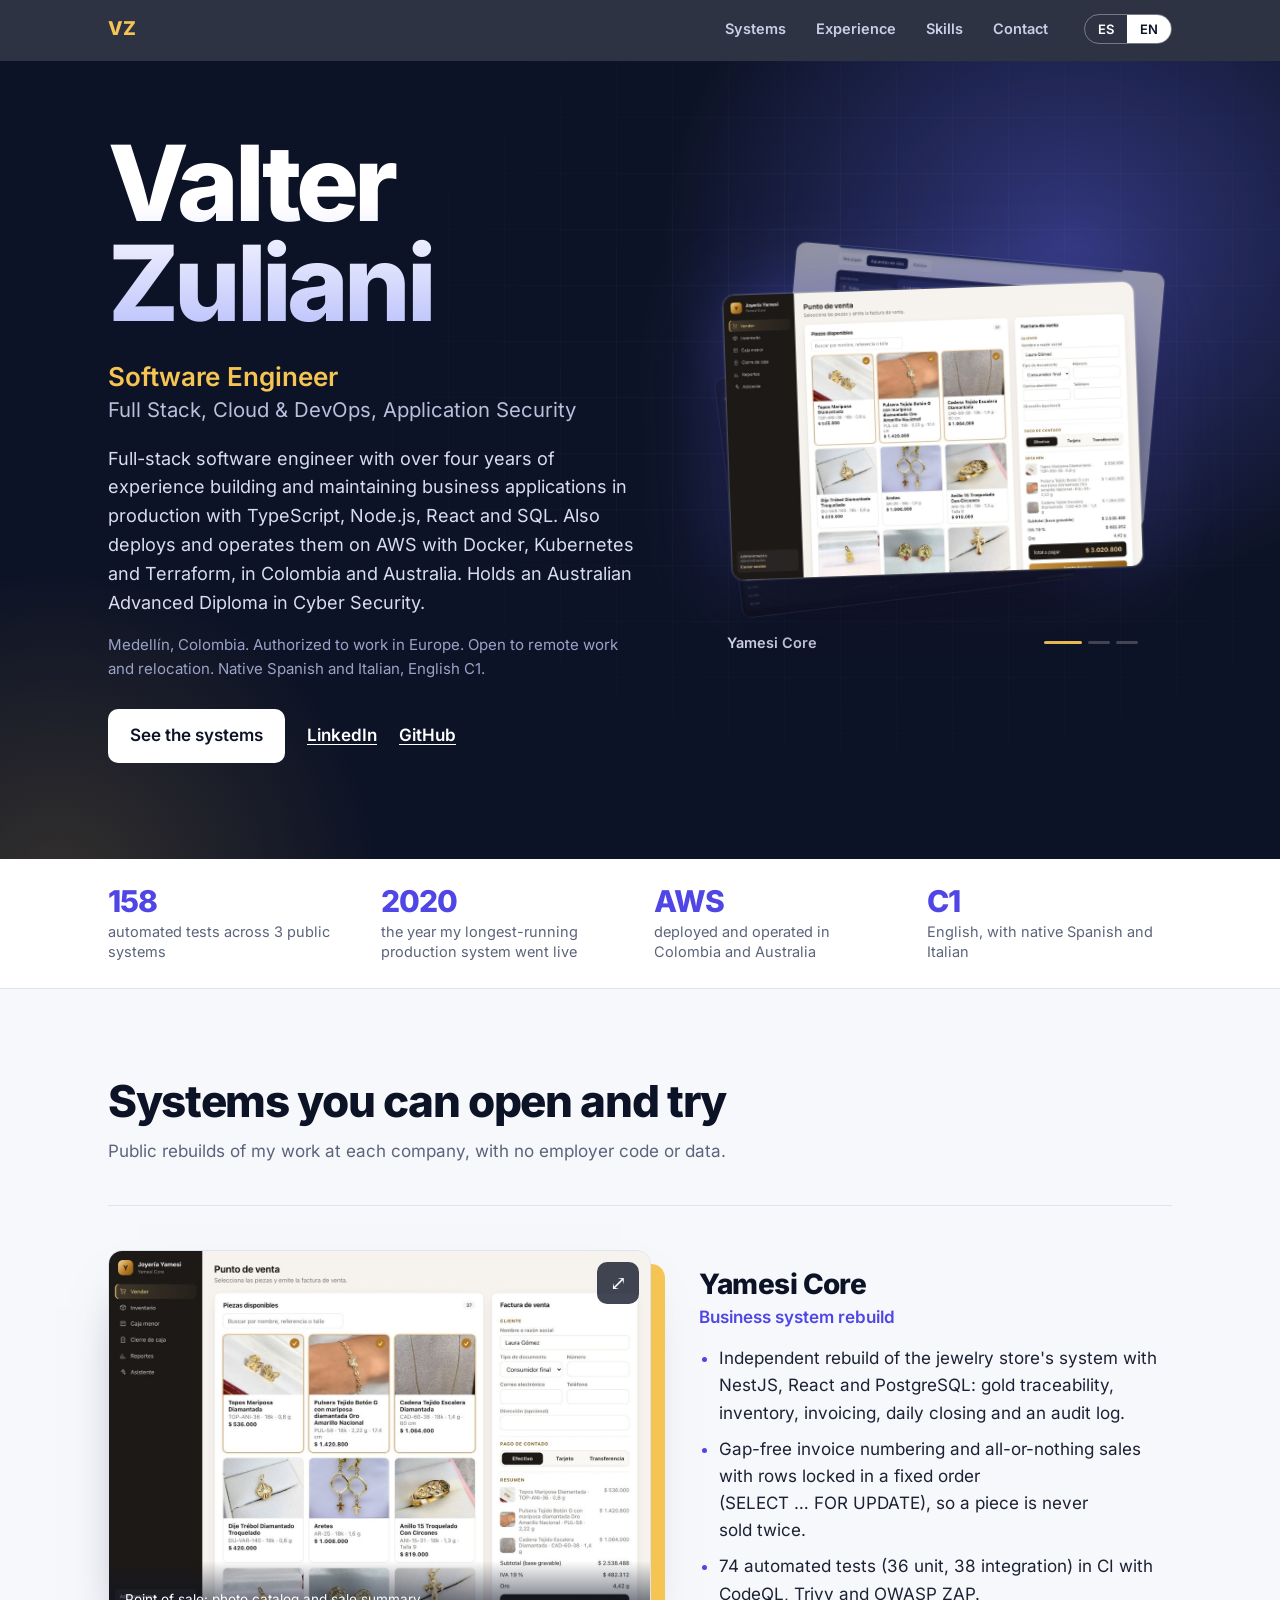
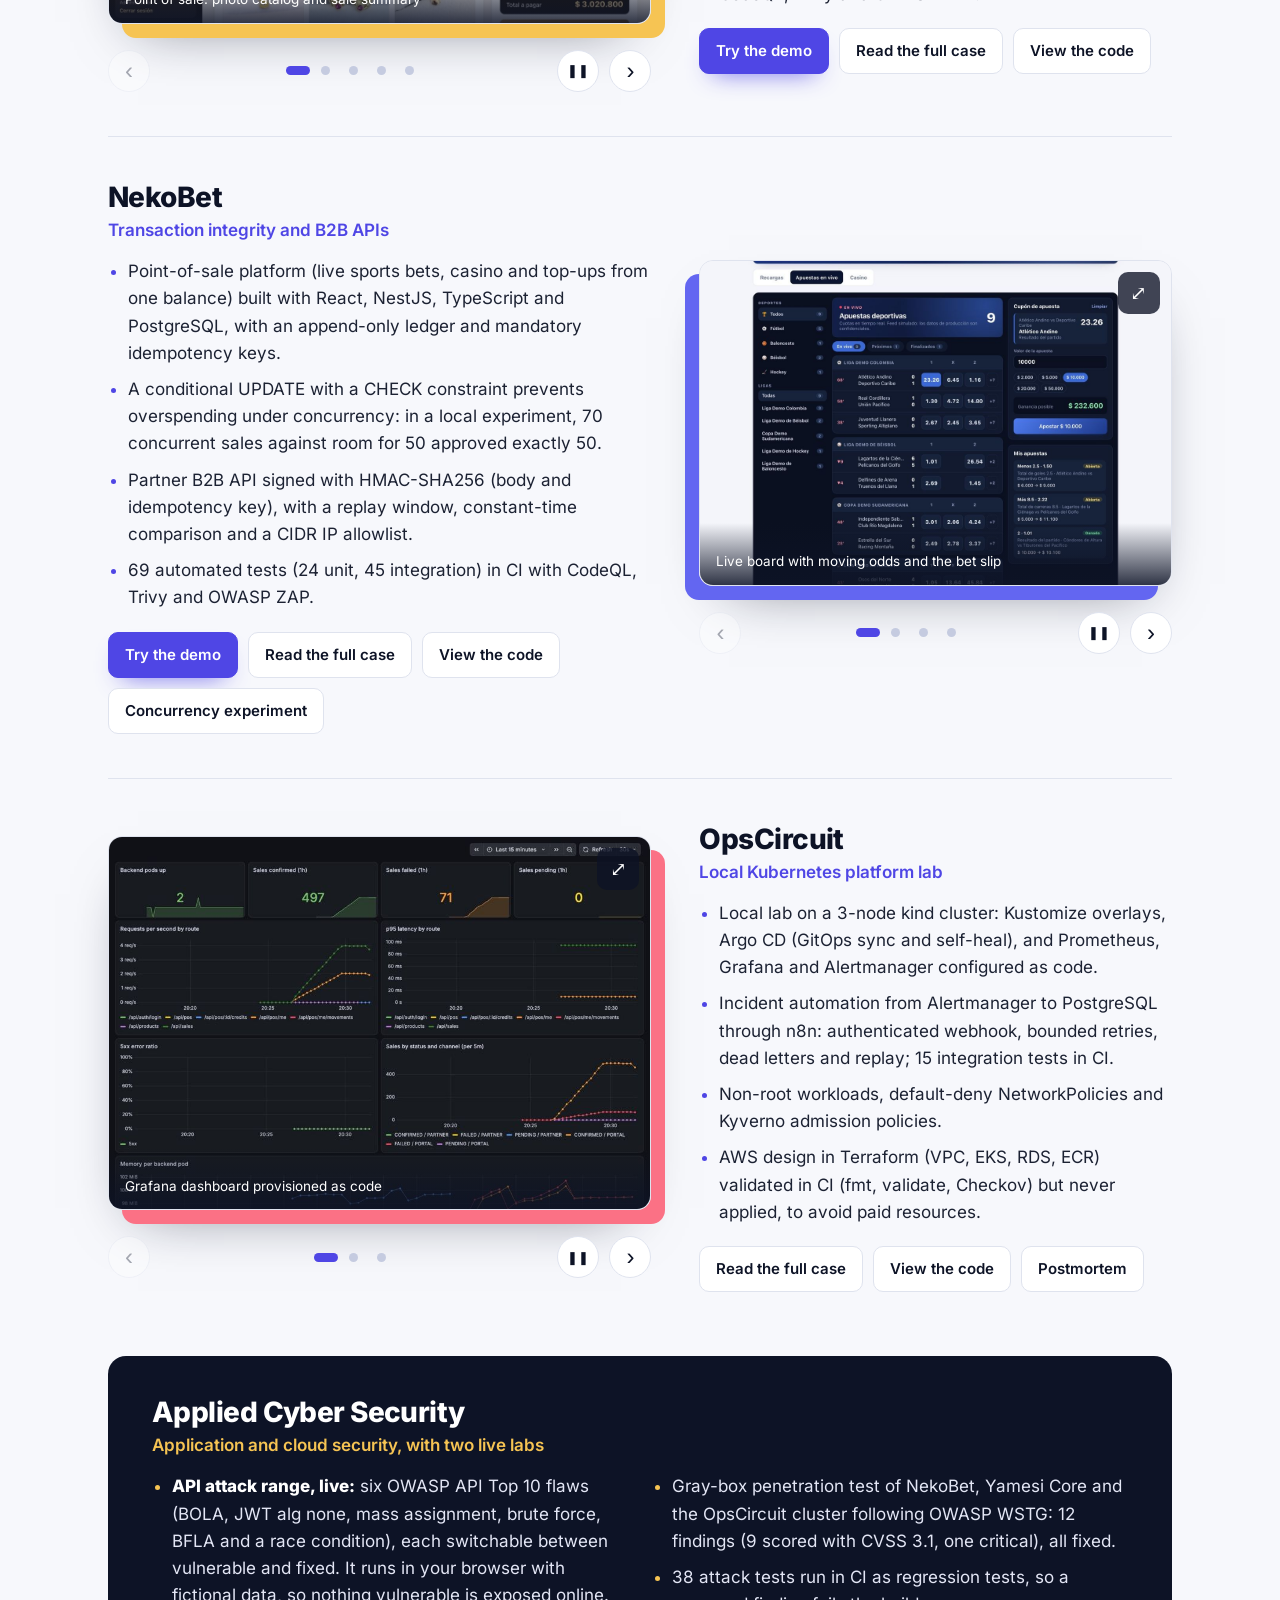
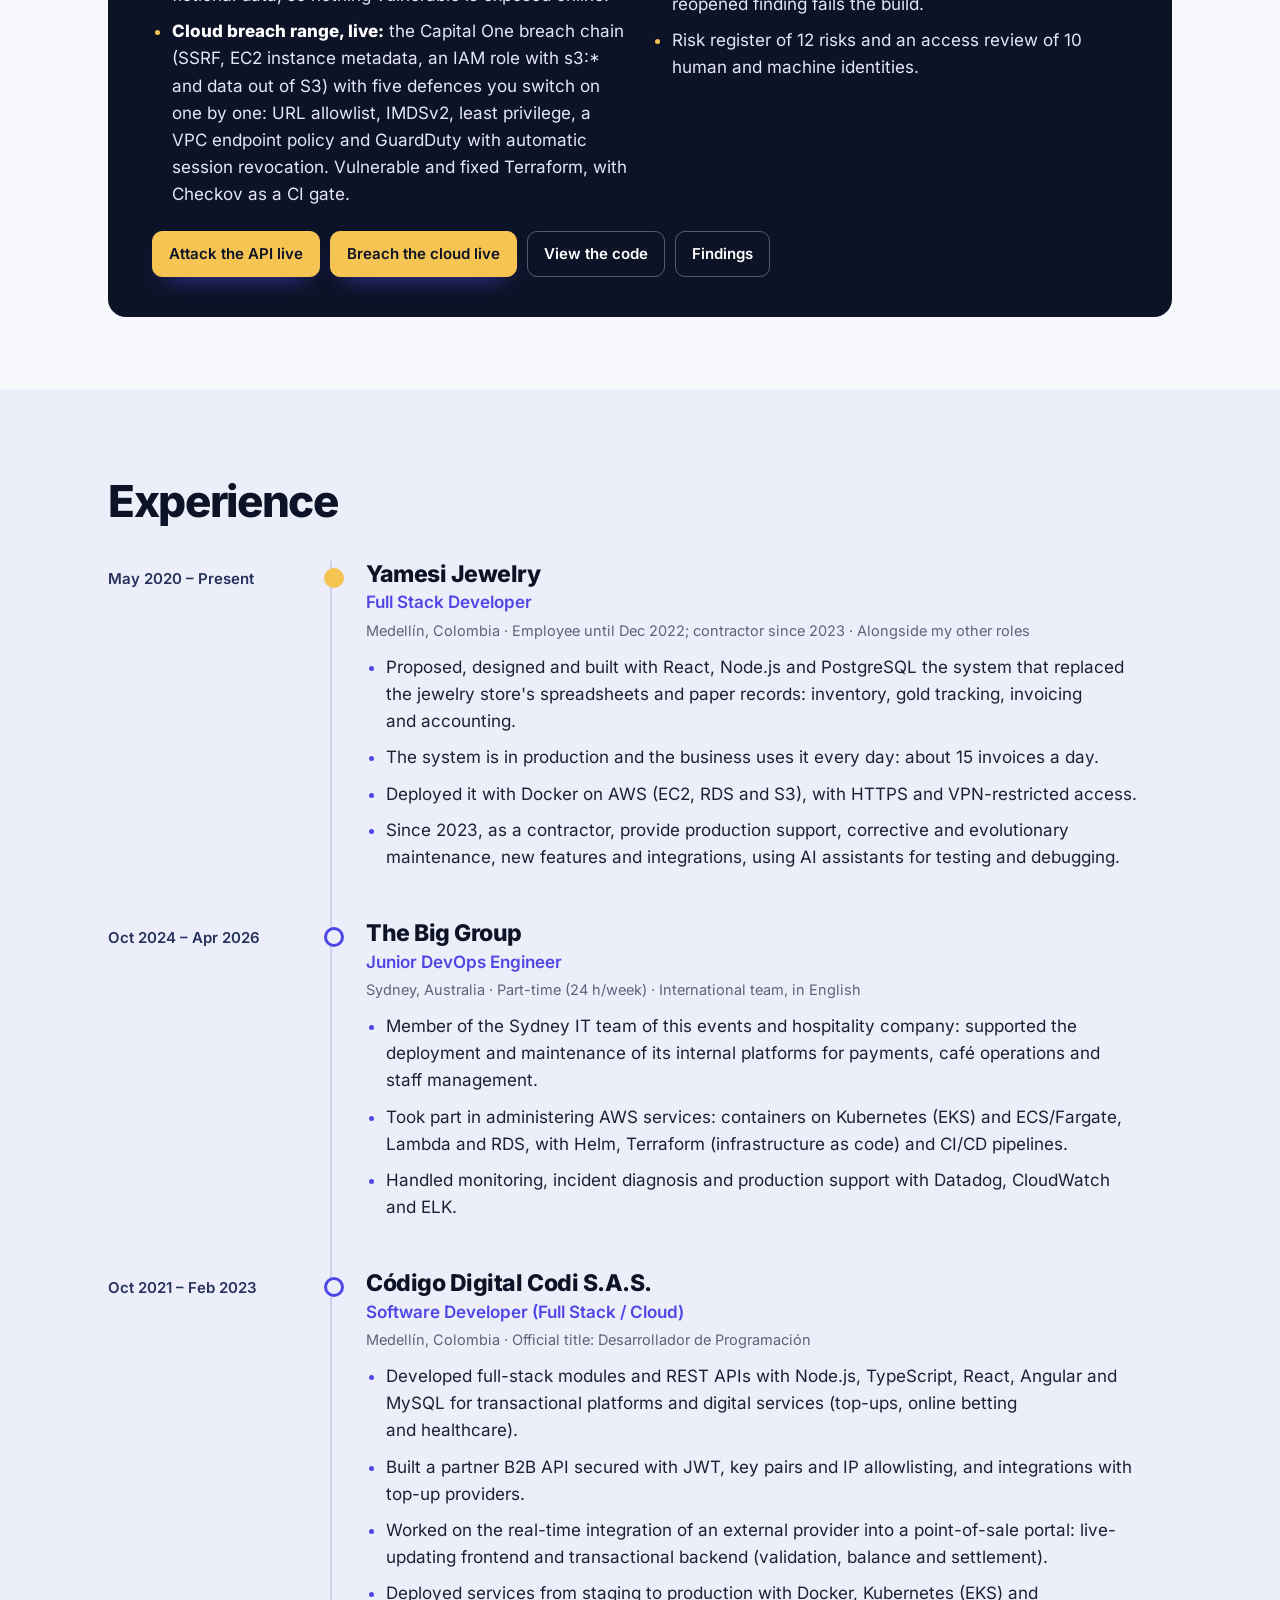
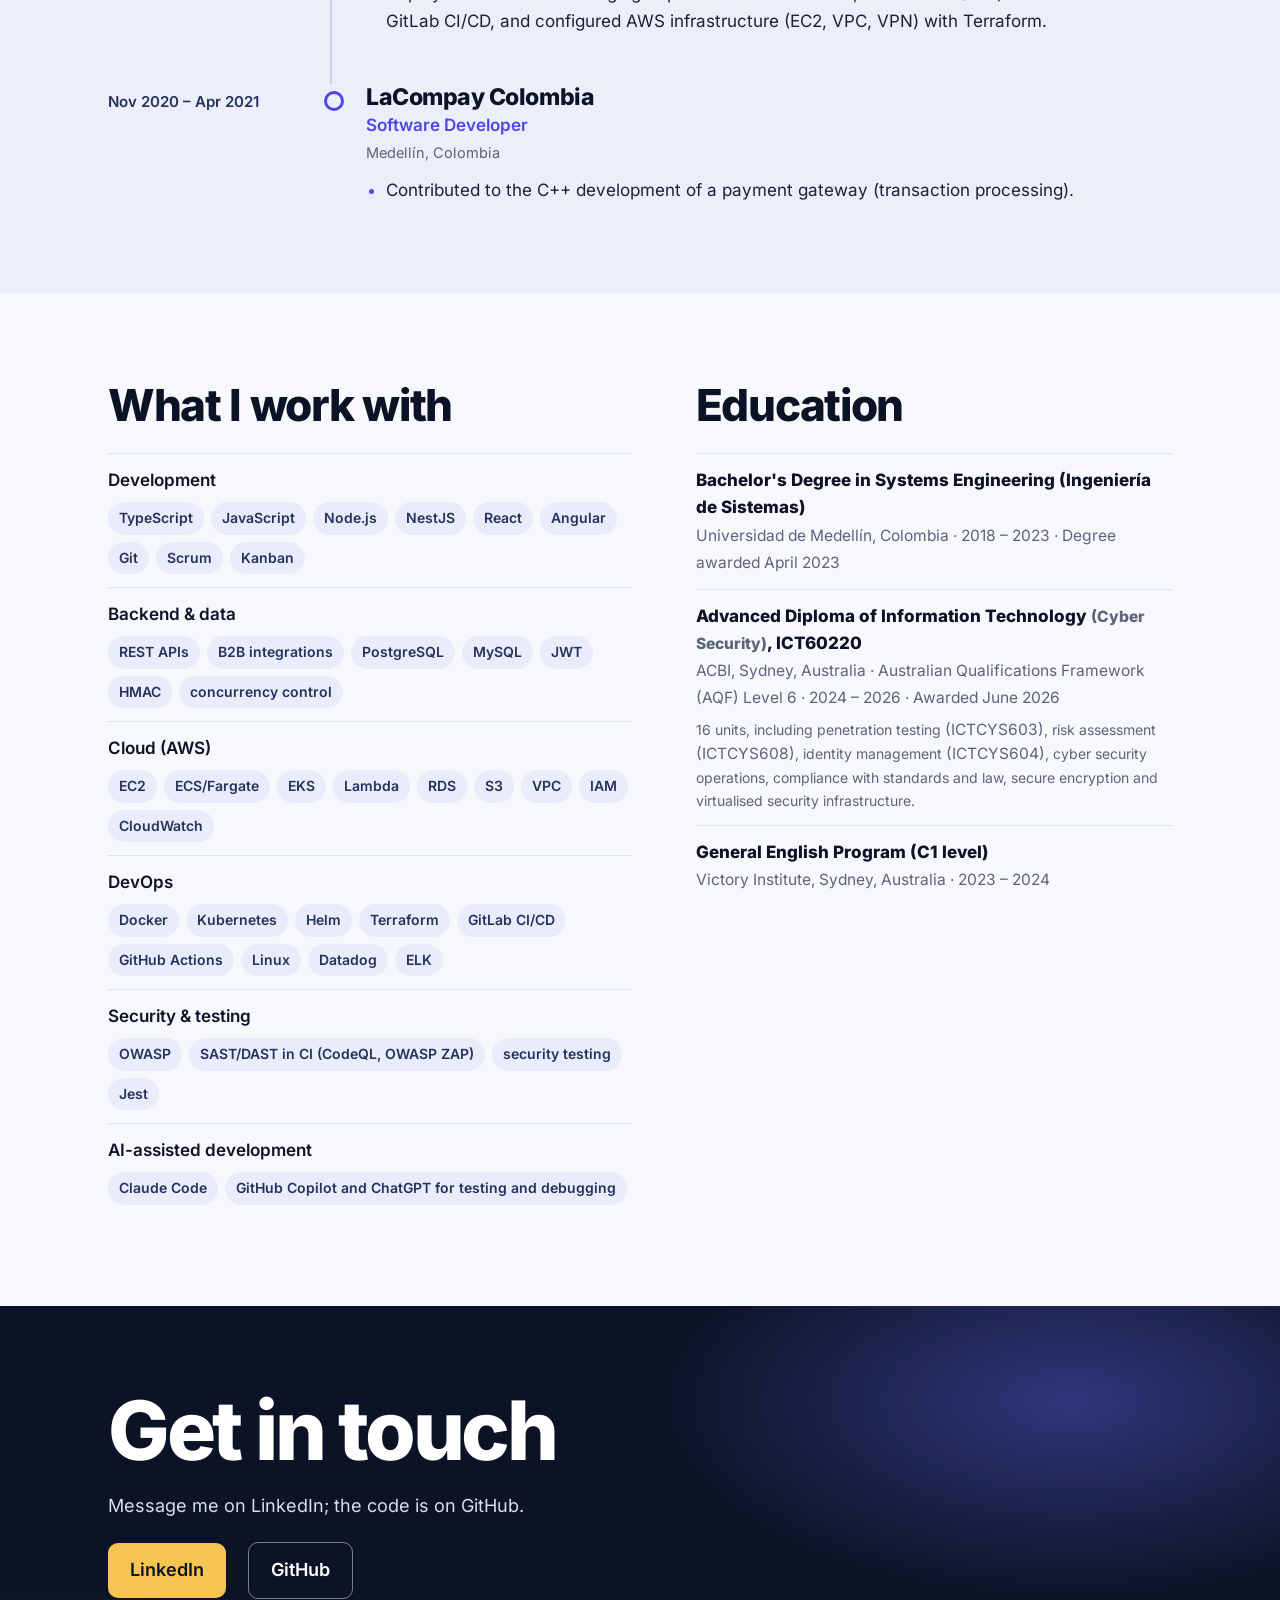
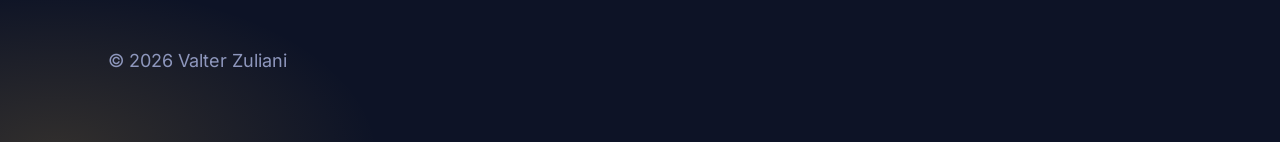
<file: index.html>
<!DOCTYPE html>
<html lang="en">
<head>
<meta charset="utf-8">
<meta name="viewport" content="width=device-width, initial-scale=1">
<title>Valter Zuliani · Software Engineer</title>
<meta name="description" content="Valter Zuliani, full-stack software engineer: business applications in production, AWS delivery and application security.">
<meta property="og:title" content="Valter Zuliani · Software Engineer">
<meta property="og:description" content="Valter Zuliani, full-stack software engineer: business applications in production, AWS delivery and application security.">
<meta property="og:type" content="website">
<meta property="og:url" content="https://valterzuliani.com/">
<meta property="og:image" content="https://valterzuliani.com/og.jpg">
<link rel="canonical" href="https://valterzuliani.com/">
<meta name="theme-color" content="#0d1326">
<meta name="twitter:card" content="summary_large_image">
<script type="application/ld+json">{"@context":"https://schema.org","@type":"Person","name":"Valter Zuliani","jobTitle":"Software Engineer","url":"https://valterzuliani.com/","address":{"@type":"PostalAddress","addressLocality":"Medellín","addressCountry":"CO"},"sameAs":["https://linkedin.com/in/valterzuliani","https://github.com/vzuliani97"],"knowsLanguage":["es","it","en"]}</script>
<link rel="icon" href="favicon.svg" type="image/svg+xml">
<link rel="stylesheet" href="site.css?v=20261116a">
</head>
<body data-lang="en" data-home>
<script>(function(){var l;try{l=localStorage.getItem("vz-lang-choice")}catch(e){}if(l!=="es"&&l!=="en"){l="en"}document.body.setAttribute("data-lang",l);document.documentElement.lang=l})()</script>
<a class="skip" href="#main-en">Skip to content</a>
<nav class="nav" aria-label="Principal"><div class="wrap nav-in"><a class="brand" href="#top">VZ</a>
<div class="navlinks"><a href="#work" data-es="Sistemas" data-en="Systems">Sistemas</a><a href="#exp" data-es="Experiencia" data-en="Experience">Experiencia</a><a href="#skills" data-es="Habilidades" data-en="Skills">Habilidades</a><a href="#contact" data-es="Contacto" data-en="Contact">Contacto</a></div>
<div class="langbar" role="group" aria-label="Idioma / Language"><button value="es" aria-pressed="false">ES</button><button value="en" aria-pressed="true">EN</button></div></div>
<div class="progress" aria-hidden="true"><i></i></div></nav><span id="top"></span>

<div lang="es" class="tree">
<header class="hero">
  <div class="wrap hero-grid">
    <div class="hero-text">
      <h1>Valter Zuliani</h1>
      <p class="title">Ingeniero de Software<span>Full Stack, Cloud y DevOps, Seguridad de aplicaciones</span></p>
      <p class="lede">Ingeniero de software full stack con más de cuatro años de experiencia desarrollando y manteniendo aplicaciones empresariales en producción con TypeScript, Node.js, React y SQL. También las despliego y opero en AWS con Docker, Kubernetes y Terraform, en Colombia y Australia. Advanced Diploma en ciberseguridad obtenido en&nbsp;Australia.</p>
      <p class="place">Medellín, Colombia. Autorizado para trabajar en Europa. Disponible para trabajo remoto y reubicación. Español e italiano nativos, inglés C1.</p>
      <p class="cta"><a class="btn" href="#work-es">Ver los sistemas</a>
        <a class="plain" href="https://linkedin.com/in/valterzuliani" rel="noopener">LinkedIn</a><a class="plain" href="https://github.com/vzuliani97" rel="noopener">GitHub</a></p>
    </div>
    <div class="hero-shots" aria-hidden="true">
      <img src="img/opscircuit-grafana.jpg" alt="" width="900" height="643">
      <img src="img/nekobet-betting.jpg" alt="" width="1200" height="833">
      <img src="img/yamesi-sell.jpg" alt="" width="1200" height="833">
    </div>
  </div>
</header>
<main id="main-es">
  <div class="proof"><ul class="wrap"><li><b>158</b><span>pruebas automatizadas en 3 sistemas públicos</span></li><li><b>2020</b><span>año desde el que mantengo un sistema en producción</span></li><li><b>AWS</b><span>desplegado y operado en Colombia y Australia</span></li><li><b>C1</b><span>inglés, con español e italiano nativos</span></li></ul></div>
  <section class="wrap" id="work-es" data-sec="work">
    <h2>Sistemas que puedes abrir y probar</h2>
    <p class="note">Reconstrucciones públicas de mi trabajo en cada empresa, sin código ni datos de los empleadores.</p>
    <article class="case"><div class="carousel" role="group" aria-roledescription="carousel" aria-label="Yamesi Core"><button class="expand" aria-label="Ver en pantalla completa">⤢</button><div class="track" tabindex="0"><figure class="slide"><img src="img/yamesi-sell.jpg" width="1200" height="833" alt="Punto de venta: catálogo con fotos y resumen de la venta" loading="eager"><figcaption>Punto de venta: catálogo con fotos y resumen de la venta</figcaption></figure><figure class="slide"><img src="img/yamesi-inventory.jpg" width="900" height="625" alt="Inventario: catálogo, valor de existencias y filtros" loading="lazy"><figcaption>Inventario: catálogo, valor de existencias y filtros</figcaption></figure><figure class="slide"><img src="img/yamesi-invoice.jpg" width="900" height="624" alt="Factura en PDF con la foto, la referencia y el peso de cada pieza" loading="lazy"><figcaption>Factura en PDF con la foto, la referencia y el peso de cada pieza</figcaption></figure><figure class="slide"><img src="img/yamesi-petty-cash.jpg" width="900" height="625" alt="Caja menor con las fotos de los recibos del día" loading="lazy"><figcaption>Caja menor con las fotos de los recibos del día</figcaption></figure><figure class="slide"><img src="img/yamesi-edit.jpg" width="900" height="625" alt="Edición de una pieza del catálogo" loading="lazy"><figcaption>Edición de una pieza del catálogo</figcaption></figure></div><div class="cbar"><button class="arrow prev" aria-label="Anterior">‹</button><div class="dots"><button class="dot" aria-label="1 / 5" aria-current="true"></button><button class="dot" aria-label="2 / 5"></button><button class="dot" aria-label="3 / 5"></button><button class="dot" aria-label="4 / 5"></button><button class="dot" aria-label="5 / 5"></button></div><button class="arrow next" aria-label="Siguiente">›</button></div></div><div class="case-body"><h3>Yamesi Core</h3><p class="sub">Reconstrucción de un sistema empresarial</p><ul><li>Reconstrucción independiente del sistema de la joyería con NestJS, React y PostgreSQL: trazabilidad del oro, inventario, facturación, cierre diario y&nbsp;auditoría.</li><li>Facturas numeradas sin huecos y ventas de todo o nada con bloqueos en orden fijo (<span class="nw">SELECT … FOR UPDATE</span>): una pieza nunca se vende dos&nbsp;veces.</li><li>74 pruebas automatizadas (36 unitarias, 38 de integración) en CI con CodeQL, Trivy y <span class="nw">OWASP&nbsp;ZAP</span>.</li></ul><p class="acts"><a class="act primary" href="https://yamesi.netlify.app/" rel="noopener">Probar la demo</a><a class="act" href="yamesi/">Leer el caso completo</a><a class="act" href="https://github.com/vzuliani97/yamesi" rel="noopener">Ver el código</a></p></div></article><article class="case flip"><div class="carousel" role="group" aria-roledescription="carousel" aria-label="NekoBet"><button class="expand" aria-label="Ver en pantalla completa">⤢</button><div class="track" tabindex="0"><figure class="slide"><img src="img/nekobet-betting.jpg" width="1200" height="833" alt="Tablero en vivo con cuotas en movimiento y cupón de apuesta" loading="eager"><figcaption>Tablero en vivo con cuotas en movimiento y cupón de apuesta</figcaption></figure><figure class="slide"><img src="img/nekobet-event.jpg" width="900" height="625" alt="Evento de fútbol con seguimiento en vivo y mercados" loading="lazy"><figcaption>Evento de fútbol con seguimiento en vivo y mercados</figcaption></figure><figure class="slide"><img src="img/nekobet-basketball.jpg" width="900" height="625" alt="Evento de baloncesto con seguimiento por cuartos" loading="lazy"><figcaption>Evento de baloncesto con seguimiento por cuartos</figcaption></figure><figure class="slide"><img src="img/nekobet-casino.jpg" width="900" height="625" alt="Casino: lobby y una tragamonedas pagando desde la billetera" loading="lazy"><figcaption>Casino: lobby y una tragamonedas pagando desde la billetera</figcaption></figure></div><div class="cbar"><button class="arrow prev" aria-label="Anterior">‹</button><div class="dots"><button class="dot" aria-label="1 / 4" aria-current="true"></button><button class="dot" aria-label="2 / 4"></button><button class="dot" aria-label="3 / 4"></button><button class="dot" aria-label="4 / 4"></button></div><button class="arrow next" aria-label="Siguiente">›</button></div></div><div class="case-body"><h3>NekoBet</h3><p class="sub">Integridad transaccional y APIs B2B</p><ul><li>Plataforma para puntos de venta (apuestas en vivo, casino y recargas desde un mismo saldo) con React, NestJS, TypeScript y PostgreSQL, ledger <span class="nw">append-only</span> e idempotencia&nbsp;obligatoria.</li><li>Un UPDATE condicional con restricción CHECK evita sobregiros bajo concurrencia: en un experimento local, de 70 ventas simultáneas con saldo para 50 se aprobaron exactamente&nbsp;50.</li><li>API B2B firmada con <span class="nw">HMAC-SHA256</span> (cuerpo y clave de idempotencia), con ventana antirrepetición, comparación en tiempo constante y lista blanca de IP&nbsp;(CIDR).</li><li>69 pruebas automatizadas (24 unitarias, 45 de integración) en CI con CodeQL, Trivy y <span class="nw">OWASP&nbsp;ZAP</span>.</li></ul><p class="acts"><a class="act primary" href="https://nekobet.netlify.app/" rel="noopener">Probar la demo</a><a class="act" href="nekobet/">Leer el caso completo</a><a class="act" href="https://github.com/vzuliani97/nekobet" rel="noopener">Ver el código</a><a class="act" href="https://github.com/vzuliani97/nekobet/blob/main/docs/concurrency-experiment.md" rel="noopener">Experimento de concurrencia</a></p></div></article><article class="case"><div class="carousel" role="group" aria-roledescription="carousel" aria-label="OpsCircuit"><button class="expand" aria-label="Ver en pantalla completa">⤢</button><div class="track" tabindex="0"><figure class="slide"><img src="img/opscircuit-grafana.jpg" width="900" height="643" alt="Tablero de Grafana aprovisionado como código" loading="eager"><figcaption>Tablero de Grafana aprovisionado como código</figcaption></figure><figure class="slide"><img src="img/opscircuit-n8n-notify.jpg" width="900" height="482" alt="n8n: enriquece, deduplica y avisa del incidente" loading="lazy"><figcaption>n8n: enriquece, deduplica y avisa del incidente</figcaption></figure><figure class="slide"><img src="img/opscircuit-alerts.jpg" width="900" height="604" alt="Reglas de alerta de Prometheus" loading="lazy"><figcaption>Reglas de alerta de Prometheus</figcaption></figure></div><div class="cbar"><button class="arrow prev" aria-label="Anterior">‹</button><div class="dots"><button class="dot" aria-label="1 / 3" aria-current="true"></button><button class="dot" aria-label="2 / 3"></button><button class="dot" aria-label="3 / 3"></button></div><button class="arrow next" aria-label="Siguiente">›</button></div></div><div class="case-body"><h3>OpsCircuit</h3><p class="sub">Laboratorio local de plataforma Kubernetes</p><ul><li>Laboratorio local en un <span class="nw">clúster kind</span> de <span class="nw">3 nodos</span>: overlays de Kustomize, <span class="nw">Argo CD</span> (GitOps con autocorrección) y Prometheus, Grafana y Alertmanager como&nbsp;código.</li><li>Automatización de incidentes de Alertmanager a PostgreSQL con n8n: webhook autenticado, reintentos acotados, dead letters y reprocesamiento; 15 pruebas de integración en&nbsp;CI.</li><li>Cargas sin root, NetworkPolicies de denegación por defecto y políticas de admisión con&nbsp;Kyverno.</li><li>Diseño AWS en Terraform (VPC, EKS, RDS, ECR) validado en CI con Checkov, pero nunca&nbsp;aplicado.</li></ul><p class="acts"><a class="act" href="opscircuit/">Leer el caso completo</a><a class="act" href="https://github.com/vzuliani97/opscircuit" rel="noopener">Ver el código</a><a class="act" href="https://github.com/vzuliani97/opscircuit/blob/main/docs/incidents/2026-10-30-postmortem.md" rel="noopener">Postmortem</a></p></div></article><article class="case flip textonly"><div class="case-body"><h3>Applied Cyber Security</h3><p class="sub">Seguridad de aplicaciones y de nube, con dos laboratorios en vivo</p><ul><li><strong>Campo de tiro de APIs, en vivo:</strong> seis fallas del OWASP API Top 10 (BOLA, JWT con alg&nbsp;none, asignación masiva, fuerza bruta, BFLA y una condición de carrera) con un interruptor entre vulnerable y corregido. Corre en tu navegador con datos ficticios; nada vulnerable queda expuesto en&nbsp;internet.</li><li><strong>Brecha en la nube, en vivo:</strong> la cadena de la brecha de Capital One (SSRF, metadatos de EC2, rol IAM con <span class="nw">s3:*</span> y datos fuera de S3) con cinco defensas que se encienden por separado: lista de dominios, IMDSv2, mínimo privilegio, política de VPC endpoint y GuardDuty con revocación automática. Terraform vulnerable y corregido, con Checkov como compuerta en&nbsp;CI.</li><li>Prueba de penetración de caja gris de NekoBet, <span class="nw">Yamesi Core</span> y el clúster de OpsCircuit según <span class="nw">OWASP WSTG</span>: 12 hallazgos (9 con puntaje <span class="nw">CVSS 3.1</span>, uno crítico), todos&nbsp;corregidos.</li><li>38 pruebas de ataque corren en CI como regresión: un hallazgo reabierto rompe el&nbsp;build.</li><li>Registro de 12 riesgos y revisión de accesos de 10 identidades humanas y de&nbsp;máquina.</li></ul><p class="acts"><a class="act primary" href="range/">Atacar la API en vivo</a><a class="act primary" href="cloud/">Atacar la nube en vivo</a><a class="act" href="https://github.com/vzuliani97/applied-cybersecurity" rel="noopener">Ver el código</a><a class="act" href="https://github.com/vzuliani97/applied-cybersecurity/tree/main/findings" rel="noopener">Hallazgos</a></p></div></article>
  </section>
  <section class="band" id="exp-es" data-sec="exp"><div class="wrap">
    <h2>Experiencia</h2>
    <article class="job"><p class="when">May. 2020 – Actualidad</p><div><h3>Joyería Yamesi</h3><p class="role">Full Stack Developer</p><p class="where">Medellín, Colombia · Empleado hasta dic. 2022; prestación de servicios desde 2023 · En paralelo con mis otros cargos</p><ul><li>Propuse, diseñé y desarrollé con React, Node.js y PostgreSQL el sistema que reemplazó el Excel y el papel de la joyería: inventario, control del oro, facturación y&nbsp;contabilidad.</li><li>El sistema está en producción y la empresa lo usa a diario: registra unas <span class="nw">15 facturas al&nbsp;día</span>.</li><li>Lo desplegué con Docker en AWS (EC2, RDS y S3), con HTTPS y acceso restringido por&nbsp;VPN.</li><li>Desde 2023, como contratista, brindo soporte en producción, mantenimiento correctivo y evolutivo, nuevas funcionalidades e integraciones, con asistentes de IA para pruebas y&nbsp;depuración.</li></ul></div></article><article class="job"><p class="when">Oct. 2024 – Abr. 2026</p><div><h3>The Big Group</h3><p class="role">Junior DevOps Engineer</p><p class="where">Sídney, Australia · Tiempo parcial (24 h/semana) · Equipo internacional, en inglés</p><ul><li>Formé parte del equipo de IT en Sídney de esta empresa de eventos y hospitalidad: apoyé el despliegue y mantenimiento de sus plataformas internas de pagos, cafeterías y gestión del&nbsp;personal.</li><li>Participé en la administración de servicios en AWS: contenedores en <span class="nw">Kubernetes (EKS)</span> y <span class="nw">ECS/Fargate</span>, Lambda y RDS, con Helm, Terraform (infraestructura como código) y pipelines de&nbsp;CI/CD.</li><li>Hice monitoreo, diagnóstico de incidentes y soporte en producción con Datadog, CloudWatch y&nbsp;ELK.</li></ul></div></article><article class="job"><p class="when">Oct. 2021 – Feb. 2023</p><div><h3>Código Digital Codi S.A.S.</h3><p class="role">Desarrollador de Programación (Full Stack / Cloud)</p><p class="where">Medellín, Colombia</p><ul><li>Desarrollé módulos full stack y APIs REST con Node.js, TypeScript, React, Angular y MySQL para plataformas transaccionales y servicios digitales (recargas, apuestas en línea y&nbsp;salud).</li><li>Construí una API B2B para aliados, protegida con JWT, pares de llaves y lista blanca de IP, e integraciones con proveedores de&nbsp;recargas.</li><li>Trabajé en la integración en tiempo real de un proveedor externo en un portal para puntos de venta: frontend con actualización en vivo y backend transaccional (validación, saldo y&nbsp;liquidación).</li><li>Desplegué servicios de pruebas a producción con Docker, <span class="nw">Kubernetes (EKS)</span> y <span class="nw">GitLab CI/CD</span>, y configuré infraestructura AWS (EC2, VPC, VPN) con&nbsp;Terraform.</li></ul></div></article><article class="job"><p class="when">Nov. 2020 – Abr. 2021</p><div><h3>LaCompay Colombia</h3><p class="role">Software Developer</p><p class="where">Medellín, Colombia</p><ul><li>Participé en el desarrollo en <span class="nw">C++</span> de una pasarela de pagos (procesamiento&nbsp;transaccional).</li></ul></div></article>
  </div></section>
  <section class="wrap two" id="skills-es" data-sec="skills">
    <div><h2>Con qué trabajo</h2><dl class="skills"><div><dt>Desarrollo</dt><dd><ul class="chips"><li>TypeScript</li><li>JavaScript</li><li>Node.js</li><li>NestJS</li><li>React</li><li>Angular</li><li>Git</li><li>Scrum</li><li>Kanban</li></ul></dd></div><div><dt>Backend y datos</dt><dd><ul class="chips"><li>APIs REST</li><li>integraciones B2B</li><li>PostgreSQL</li><li>MySQL</li><li>JWT</li><li>HMAC</li><li>concurrencia</li></ul></dd></div><div><dt>Cloud (AWS)</dt><dd><ul class="chips"><li>EC2</li><li>ECS/Fargate</li><li>EKS</li><li>Lambda</li><li>RDS</li><li>S3</li><li>VPC</li><li>IAM</li><li>CloudWatch</li></ul></dd></div><div><dt>DevOps</dt><dd><ul class="chips"><li>Docker</li><li>Kubernetes</li><li>Helm</li><li>Terraform</li><li>GitLab CI/CD</li><li>GitHub Actions</li><li>Linux</li><li>Datadog</li><li>ELK</li></ul></dd></div><div><dt>Seguridad y pruebas</dt><dd><ul class="chips"><li>OWASP</li><li>SAST/DAST en CI (CodeQL, OWASP ZAP)</li><li>pruebas de seguridad</li><li>Jest</li></ul></dd></div><div><dt>Desarrollo asistido por IA</dt><dd><ul class="chips"><li>Claude Code</li><li>GitHub Copilot y ChatGPT para pruebas y depuración</li></ul></dd></div></dl></div>
    <div><h2>Formación</h2><ul class="edu"><li><strong>Ingeniería de Sistemas</strong><span><span class="nw">Universidad de Medellín, Colombia</span>&nbsp;· <span class="nw"><span class="nw">2018 – 2023</span></span>&nbsp;· <span class="nw">Título otorgado en abril de 2023</span></span></li><li><strong>Advanced Diploma of Information Technology <span class="nw">(Cyber Security)</span>, ICT60220</strong><span><span class="nw">ACBI, Sídney, Australia</span>&nbsp;· <span class="nw">Australian Qualifications Framework (<span class="nw">AQF), nivel 6</span></span>&nbsp;· <span class="nw"><span class="nw">2024 – 2026</span></span>&nbsp;· <span class="nw">Título otorgado en junio de 2026</span></span><small>16 unidades, entre ellas pruebas de penetración <span class="nw">(ICTCYS603)</span>, evaluación de riesgos <span class="nw">(ICTCYS608)</span>, gestión de identidades <span class="nw">(ICTCYS604)</span>, operaciones de ciberseguridad, cumplimiento de estándares y leyes, cifrado seguro e infraestructura de seguridad&nbsp;virtualizada.</small></li><li><strong>General English Program (nivel C1)</strong><span><span class="nw">Victory Institute, Sídney, Australia</span>&nbsp;· <span class="nw"><span class="nw">2023 – 2024</span></span></span></li></ul></div>
  </section>
</main>
<footer class="foot" id="contact-es" data-sec="contact"><div class="wrap">
  <h2>Hablemos</h2>
  <p>Escríbeme por LinkedIn; el código está en GitHub.</p>
  <p class="cta"><a class="btn gold" href="https://linkedin.com/in/valterzuliani" rel="noopener">LinkedIn</a><a class="btn ghost" href="https://github.com/vzuliani97" rel="noopener">GitHub</a></p>
  <p class="fine">© 2026 Valter Zuliani</p>
</div></footer>
</div>

<div lang="en" class="tree">
<header class="hero">
  <div class="wrap hero-grid">
    <div class="hero-text">
      <h1>Valter Zuliani</h1>
      <p class="title">Software Engineer<span>Full Stack, Cloud &amp; DevOps, Application Security</span></p>
      <p class="lede">Full-stack software engineer with over four years of experience building and maintaining business applications in production with TypeScript, Node.js, React and SQL. Also deploys and operates them on AWS with Docker, Kubernetes and Terraform, in Colombia and Australia. Holds an Australian Advanced Diploma in Cyber&nbsp;Security.</p>
      <p class="place">Medellín, Colombia. Authorized to work in Europe. Open to remote work and relocation. Native Spanish and Italian, English C1.</p>
      <p class="cta"><a class="btn" href="#work-en">See the systems</a>
        <a class="plain" href="https://linkedin.com/in/valterzuliani" rel="noopener">LinkedIn</a><a class="plain" href="https://github.com/vzuliani97" rel="noopener">GitHub</a></p>
    </div>
    <div class="hero-shots" aria-hidden="true">
      <img src="img/opscircuit-grafana.jpg" alt="" width="900" height="643">
      <img src="img/nekobet-betting.jpg" alt="" width="1200" height="833">
      <img src="img/yamesi-sell.jpg" alt="" width="1200" height="833">
    </div>
  </div>
</header>
<main id="main-en">
  <div class="proof"><ul class="wrap"><li><b>158</b><span>automated tests across 3 public systems</span></li><li><b>2020</b><span>the year my longest-running production system went live</span></li><li><b>AWS</b><span>deployed and operated in Colombia and Australia</span></li><li><b>C1</b><span>English, with native Spanish and Italian</span></li></ul></div>
  <section class="wrap" id="work-en" data-sec="work">
    <h2>Systems you can open and try</h2>
    <p class="note">Public rebuilds of my work at each company, with no employer code or data.</p>
    <article class="case"><div class="carousel" role="group" aria-roledescription="carousel" aria-label="Yamesi Core"><button class="expand" aria-label="View full screen">⤢</button><div class="track" tabindex="0"><figure class="slide"><img src="img/yamesi-sell.jpg" width="1200" height="833" alt="Point of sale: photo catalog and sale summary" loading="eager"><figcaption>Point of sale: photo catalog and sale summary</figcaption></figure><figure class="slide"><img src="img/yamesi-inventory.jpg" width="900" height="625" alt="Inventory: catalog, stock value and filters" loading="lazy"><figcaption>Inventory: catalog, stock value and filters</figcaption></figure><figure class="slide"><img src="img/yamesi-invoice.jpg" width="900" height="624" alt="Invoice PDF with each piece&#x27;s photo, reference and gold weight" loading="lazy"><figcaption>Invoice PDF with each piece&#x27;s photo, reference and gold weight</figcaption></figure><figure class="slide"><img src="img/yamesi-petty-cash.jpg" width="900" height="625" alt="Petty cash with the day&#x27;s receipt photos" loading="lazy"><figcaption>Petty cash with the day&#x27;s receipt photos</figcaption></figure><figure class="slide"><img src="img/yamesi-edit.jpg" width="900" height="625" alt="Editing a catalog piece" loading="lazy"><figcaption>Editing a catalog piece</figcaption></figure></div><div class="cbar"><button class="arrow prev" aria-label="Previous">‹</button><div class="dots"><button class="dot" aria-label="1 / 5" aria-current="true"></button><button class="dot" aria-label="2 / 5"></button><button class="dot" aria-label="3 / 5"></button><button class="dot" aria-label="4 / 5"></button><button class="dot" aria-label="5 / 5"></button></div><button class="arrow next" aria-label="Next">›</button></div></div><div class="case-body"><h3>Yamesi Core</h3><p class="sub">Business system rebuild</p><ul><li>Independent rebuild of the jewelry store's system with NestJS, React and PostgreSQL: gold traceability, inventory, invoicing, daily closing and an audit&nbsp;log.</li><li>Gap-free invoice numbering and all-or-nothing sales with rows locked in a fixed order (<span class="nw">SELECT … FOR UPDATE</span>), so a piece is never sold&nbsp;twice.</li><li>74 automated tests (36 unit, 38 integration) in CI with CodeQL, Trivy and <span class="nw">OWASP&nbsp;ZAP</span>.</li></ul><p class="acts"><a class="act primary" href="https://yamesi.netlify.app/" rel="noopener">Try the demo</a><a class="act" href="yamesi/">Read the full case</a><a class="act" href="https://github.com/vzuliani97/yamesi" rel="noopener">View the code</a></p></div></article><article class="case flip"><div class="carousel" role="group" aria-roledescription="carousel" aria-label="NekoBet"><button class="expand" aria-label="View full screen">⤢</button><div class="track" tabindex="0"><figure class="slide"><img src="img/nekobet-betting.jpg" width="1200" height="833" alt="Live board with moving odds and the bet slip" loading="eager"><figcaption>Live board with moving odds and the bet slip</figcaption></figure><figure class="slide"><img src="img/nekobet-event.jpg" width="900" height="625" alt="Football event with live tracker and markets" loading="lazy"><figcaption>Football event with live tracker and markets</figcaption></figure><figure class="slide"><img src="img/nekobet-basketball.jpg" width="900" height="625" alt="Basketball event with a court tracker by quarter" loading="lazy"><figcaption>Basketball event with a court tracker by quarter</figcaption></figure><figure class="slide"><img src="img/nekobet-casino.jpg" width="900" height="625" alt="Casino lobby and a slot machine paying through the wallet" loading="lazy"><figcaption>Casino lobby and a slot machine paying through the wallet</figcaption></figure></div><div class="cbar"><button class="arrow prev" aria-label="Previous">‹</button><div class="dots"><button class="dot" aria-label="1 / 4" aria-current="true"></button><button class="dot" aria-label="2 / 4"></button><button class="dot" aria-label="3 / 4"></button><button class="dot" aria-label="4 / 4"></button></div><button class="arrow next" aria-label="Next">›</button></div></div><div class="case-body"><h3>NekoBet</h3><p class="sub">Transaction integrity and B2B APIs</p><ul><li><span class="nw">Point-of-sale</span> platform (live sports bets, casino and <span class="nw">top-ups</span> from one balance) built with React, NestJS, TypeScript and PostgreSQL, with an <span class="nw">append-only</span> ledger and mandatory idempotency&nbsp;keys.</li><li>A conditional UPDATE with a CHECK constraint prevents overspending under concurrency: in a local experiment, 70 concurrent sales against room for 50 approved exactly&nbsp;50.</li><li>Partner B2B API signed with <span class="nw">HMAC-SHA256</span> (body and idempotency key), with a replay window, constant-time comparison and a CIDR IP&nbsp;allowlist.</li><li>69 automated tests (24 unit, 45 integration) in CI with CodeQL, Trivy and <span class="nw">OWASP&nbsp;ZAP</span>.</li></ul><p class="acts"><a class="act primary" href="https://nekobet.netlify.app/" rel="noopener">Try the demo</a><a class="act" href="nekobet/">Read the full case</a><a class="act" href="https://github.com/vzuliani97/nekobet" rel="noopener">View the code</a><a class="act" href="https://github.com/vzuliani97/nekobet/blob/main/docs/concurrency-experiment.md" rel="noopener">Concurrency experiment</a></p></div></article><article class="case"><div class="carousel" role="group" aria-roledescription="carousel" aria-label="OpsCircuit"><button class="expand" aria-label="View full screen">⤢</button><div class="track" tabindex="0"><figure class="slide"><img src="img/opscircuit-grafana.jpg" width="900" height="643" alt="Grafana dashboard provisioned as code" loading="eager"><figcaption>Grafana dashboard provisioned as code</figcaption></figure><figure class="slide"><img src="img/opscircuit-n8n-notify.jpg" width="900" height="482" alt="n8n: enrich, deduplicate and page the incident" loading="lazy"><figcaption>n8n: enrich, deduplicate and page the incident</figcaption></figure><figure class="slide"><img src="img/opscircuit-alerts.jpg" width="900" height="604" alt="Prometheus alert rules" loading="lazy"><figcaption>Prometheus alert rules</figcaption></figure></div><div class="cbar"><button class="arrow prev" aria-label="Previous">‹</button><div class="dots"><button class="dot" aria-label="1 / 3" aria-current="true"></button><button class="dot" aria-label="2 / 3"></button><button class="dot" aria-label="3 / 3"></button></div><button class="arrow next" aria-label="Next">›</button></div></div><div class="case-body"><h3>OpsCircuit</h3><p class="sub">Local Kubernetes platform lab</p><ul><li>Local lab on a <span class="nw">3-node</span> <span class="nw">kind cluster</span>: Kustomize overlays, <span class="nw">Argo CD</span> (GitOps sync and self-heal), and Prometheus, Grafana and Alertmanager configured as&nbsp;code.</li><li>Incident automation from Alertmanager to PostgreSQL through n8n: authenticated webhook, bounded retries, dead letters and replay; 15 integration tests in&nbsp;CI.</li><li>Non-root workloads, default-deny NetworkPolicies and Kyverno admission&nbsp;policies.</li><li>AWS design in Terraform (VPC, EKS, RDS, ECR) validated in CI (fmt, validate, Checkov) but never applied, to avoid paid&nbsp;resources.</li></ul><p class="acts"><a class="act" href="opscircuit/">Read the full case</a><a class="act" href="https://github.com/vzuliani97/opscircuit" rel="noopener">View the code</a><a class="act" href="https://github.com/vzuliani97/opscircuit/blob/main/docs/incidents/2026-10-30-postmortem.md" rel="noopener">Postmortem</a></p></div></article><article class="case flip textonly"><div class="case-body"><h3>Applied Cyber Security</h3><p class="sub">Application and cloud security, with two live labs</p><ul><li><strong>API attack range, live:</strong> six OWASP API Top 10 flaws (BOLA, JWT alg&nbsp;none, mass assignment, brute force, BFLA and a race condition), each switchable between vulnerable and fixed. It runs in your browser with fictional data, so nothing vulnerable is exposed&nbsp;online.</li><li><strong>Cloud breach range, live:</strong> the Capital One breach chain (SSRF, EC2 instance metadata, an IAM role with <span class="nw">s3:*</span> and data out of S3) with five defences you switch on one by one: URL allowlist, IMDSv2, least privilege, a VPC endpoint policy and GuardDuty with automatic session revocation. Vulnerable and fixed Terraform, with Checkov as a CI&nbsp;gate.</li><li>Gray-box penetration test of NekoBet, <span class="nw">Yamesi Core</span> and the OpsCircuit cluster following <span class="nw">OWASP WSTG</span>: 12 findings (9 scored with <span class="nw">CVSS 3.1</span>, one critical), all&nbsp;fixed.</li><li>38 attack tests run in CI as regression tests, so a reopened finding fails the&nbsp;build.</li><li>Risk register of 12 risks and an access review of 10 human and machine&nbsp;identities.</li></ul><p class="acts"><a class="act primary" href="range/">Attack the API live</a><a class="act primary" href="cloud/">Breach the cloud live</a><a class="act" href="https://github.com/vzuliani97/applied-cybersecurity" rel="noopener">View the code</a><a class="act" href="https://github.com/vzuliani97/applied-cybersecurity/tree/main/findings" rel="noopener">Findings</a></p></div></article>
  </section>
  <section class="band" id="exp-en" data-sec="exp"><div class="wrap">
    <h2>Experience</h2>
    <article class="job"><p class="when">May 2020 – Present</p><div><h3>Yamesi Jewelry</h3><p class="role">Full Stack Developer</p><p class="where">Medellín, Colombia · Employee until Dec 2022; contractor since 2023 · Alongside my other roles</p><ul><li>Proposed, designed and built with React, Node.js and PostgreSQL the system that replaced the jewelry store's spreadsheets and paper records: inventory, gold tracking, invoicing and&nbsp;accounting.</li><li>The system is in production and the business uses it every day: about <span class="nw">15 invoices a&nbsp;day</span>.</li><li>Deployed it with Docker on AWS (EC2, RDS and S3), with HTTPS and VPN-restricted&nbsp;access.</li><li>Since 2023, as a contractor, provide production support, corrective and evolutionary maintenance, new features and integrations, using AI assistants for testing and&nbsp;debugging.</li></ul></div></article><article class="job"><p class="when">Oct 2024 – Apr 2026</p><div><h3>The Big Group</h3><p class="role">Junior DevOps Engineer</p><p class="where">Sydney, Australia · Part-time (24 h/week) · International team, in English</p><ul><li>Member of the Sydney IT team of this events and hospitality company: supported the deployment and maintenance of its internal platforms for payments, café operations and staff&nbsp;management.</li><li>Took part in administering AWS services: containers on <span class="nw">Kubernetes (EKS)</span> and <span class="nw">ECS/Fargate</span>, Lambda and RDS, with Helm, Terraform (infrastructure as code) and CI/CD&nbsp;pipelines.</li><li>Handled monitoring, incident diagnosis and production support with Datadog, CloudWatch and&nbsp;ELK.</li></ul></div></article><article class="job"><p class="when">Oct 2021 – Feb 2023</p><div><h3>Código Digital Codi S.A.S.</h3><p class="role">Software Developer (Full Stack / Cloud)</p><p class="where">Medellín, Colombia · Official title: Desarrollador de Programación</p><ul><li>Developed full-stack modules and REST APIs with Node.js, TypeScript, React, Angular and MySQL for transactional platforms and digital services (<span class="nw">top-ups</span>, online betting and&nbsp;healthcare).</li><li>Built a partner B2B API secured with JWT, key pairs and IP allowlisting, and integrations with <span class="nw">top-up&nbsp;providers</span>.</li><li>Worked on the real-time integration of an external provider into a point-of-sale portal: live-updating frontend and transactional backend (validation, balance and&nbsp;settlement).</li><li>Deployed services from staging to production with Docker, <span class="nw">Kubernetes (EKS)</span> and <span class="nw">GitLab CI/CD</span>, and configured AWS infrastructure (EC2, VPC, VPN) with&nbsp;Terraform.</li></ul></div></article><article class="job"><p class="when">Nov 2020 – Apr 2021</p><div><h3>LaCompay Colombia</h3><p class="role">Software Developer</p><p class="where">Medellín, Colombia</p><ul><li>Contributed to the <span class="nw">C++</span> development of a payment gateway (transaction&nbsp;processing).</li></ul></div></article>
  </div></section>
  <section class="wrap two" id="skills-en" data-sec="skills">
    <div><h2>What I work with</h2><dl class="skills"><div><dt>Development</dt><dd><ul class="chips"><li>TypeScript</li><li>JavaScript</li><li>Node.js</li><li>NestJS</li><li>React</li><li>Angular</li><li>Git</li><li>Scrum</li><li>Kanban</li></ul></dd></div><div><dt>Backend &amp; data</dt><dd><ul class="chips"><li>REST APIs</li><li>B2B integrations</li><li>PostgreSQL</li><li>MySQL</li><li>JWT</li><li>HMAC</li><li>concurrency control</li></ul></dd></div><div><dt>Cloud (AWS)</dt><dd><ul class="chips"><li>EC2</li><li>ECS/Fargate</li><li>EKS</li><li>Lambda</li><li>RDS</li><li>S3</li><li>VPC</li><li>IAM</li><li>CloudWatch</li></ul></dd></div><div><dt>DevOps</dt><dd><ul class="chips"><li>Docker</li><li>Kubernetes</li><li>Helm</li><li>Terraform</li><li>GitLab CI/CD</li><li>GitHub Actions</li><li>Linux</li><li>Datadog</li><li>ELK</li></ul></dd></div><div><dt>Security &amp; testing</dt><dd><ul class="chips"><li>OWASP</li><li>SAST/DAST in CI (CodeQL, OWASP ZAP)</li><li>security testing</li><li>Jest</li></ul></dd></div><div><dt>AI-assisted development</dt><dd><ul class="chips"><li>Claude Code</li><li>GitHub Copilot and ChatGPT for testing and debugging</li></ul></dd></div></dl></div>
    <div><h2>Education</h2><ul class="edu"><li><strong>Bachelor's Degree in Systems Engineering (Ingeniería de Sistemas)</strong><span><span class="nw">Universidad de Medellín, Colombia</span>&nbsp;· <span class="nw"><span class="nw">2018 – 2023</span></span>&nbsp;· <span class="nw">Degree awarded April 2023</span></span></li><li><strong>Advanced Diploma of Information Technology <span class="nw">(Cyber Security)</span>, ICT60220</strong><span><span class="nw">ACBI, Sydney, Australia</span>&nbsp;· <span class="nw">Australian Qualifications Framework (AQF) <span class="nw">Level 6</span></span>&nbsp;· <span class="nw"><span class="nw">2024 – 2026</span></span>&nbsp;· <span class="nw">Awarded June 2026</span></span><small>16 units, including penetration testing <span class="nw">(ICTCYS603)</span>, risk assessment <span class="nw">(ICTCYS608)</span>, identity management <span class="nw">(ICTCYS604)</span>, cyber security operations, compliance with standards and law, secure encryption and virtualised security&nbsp;infrastructure.</small></li><li><strong>General English Program (C1 level)</strong><span><span class="nw">Victory Institute, Sydney, Australia</span>&nbsp;· <span class="nw"><span class="nw">2023 – 2024</span></span></span></li></ul></div>
  </section>
</main>
<footer class="foot" id="contact-en" data-sec="contact"><div class="wrap">
  <h2>Get in touch</h2>
  <p>Message me on LinkedIn; the code is on GitHub.</p>
  <p class="cta"><a class="btn gold" href="https://linkedin.com/in/valterzuliani" rel="noopener">LinkedIn</a><a class="btn ghost" href="https://github.com/vzuliani97" rel="noopener">GitHub</a></p>
  <p class="fine">© 2026 Valter Zuliani</p>
</div></footer>
</div>
<dialog class="lb" aria-label="Imagen ampliada"><button class="x" aria-label="Cerrar">×</button><button class="nav-b pv" aria-label="Anterior">‹</button><img alt=""><button class="nav-b nx" aria-label="Siguiente">›</button><p></p></dialog>
<button class="totop" aria-label="Volver arriba">↑</button>
<script src="site.js?v=20261116a"></script>
</body>
</html>
</file>
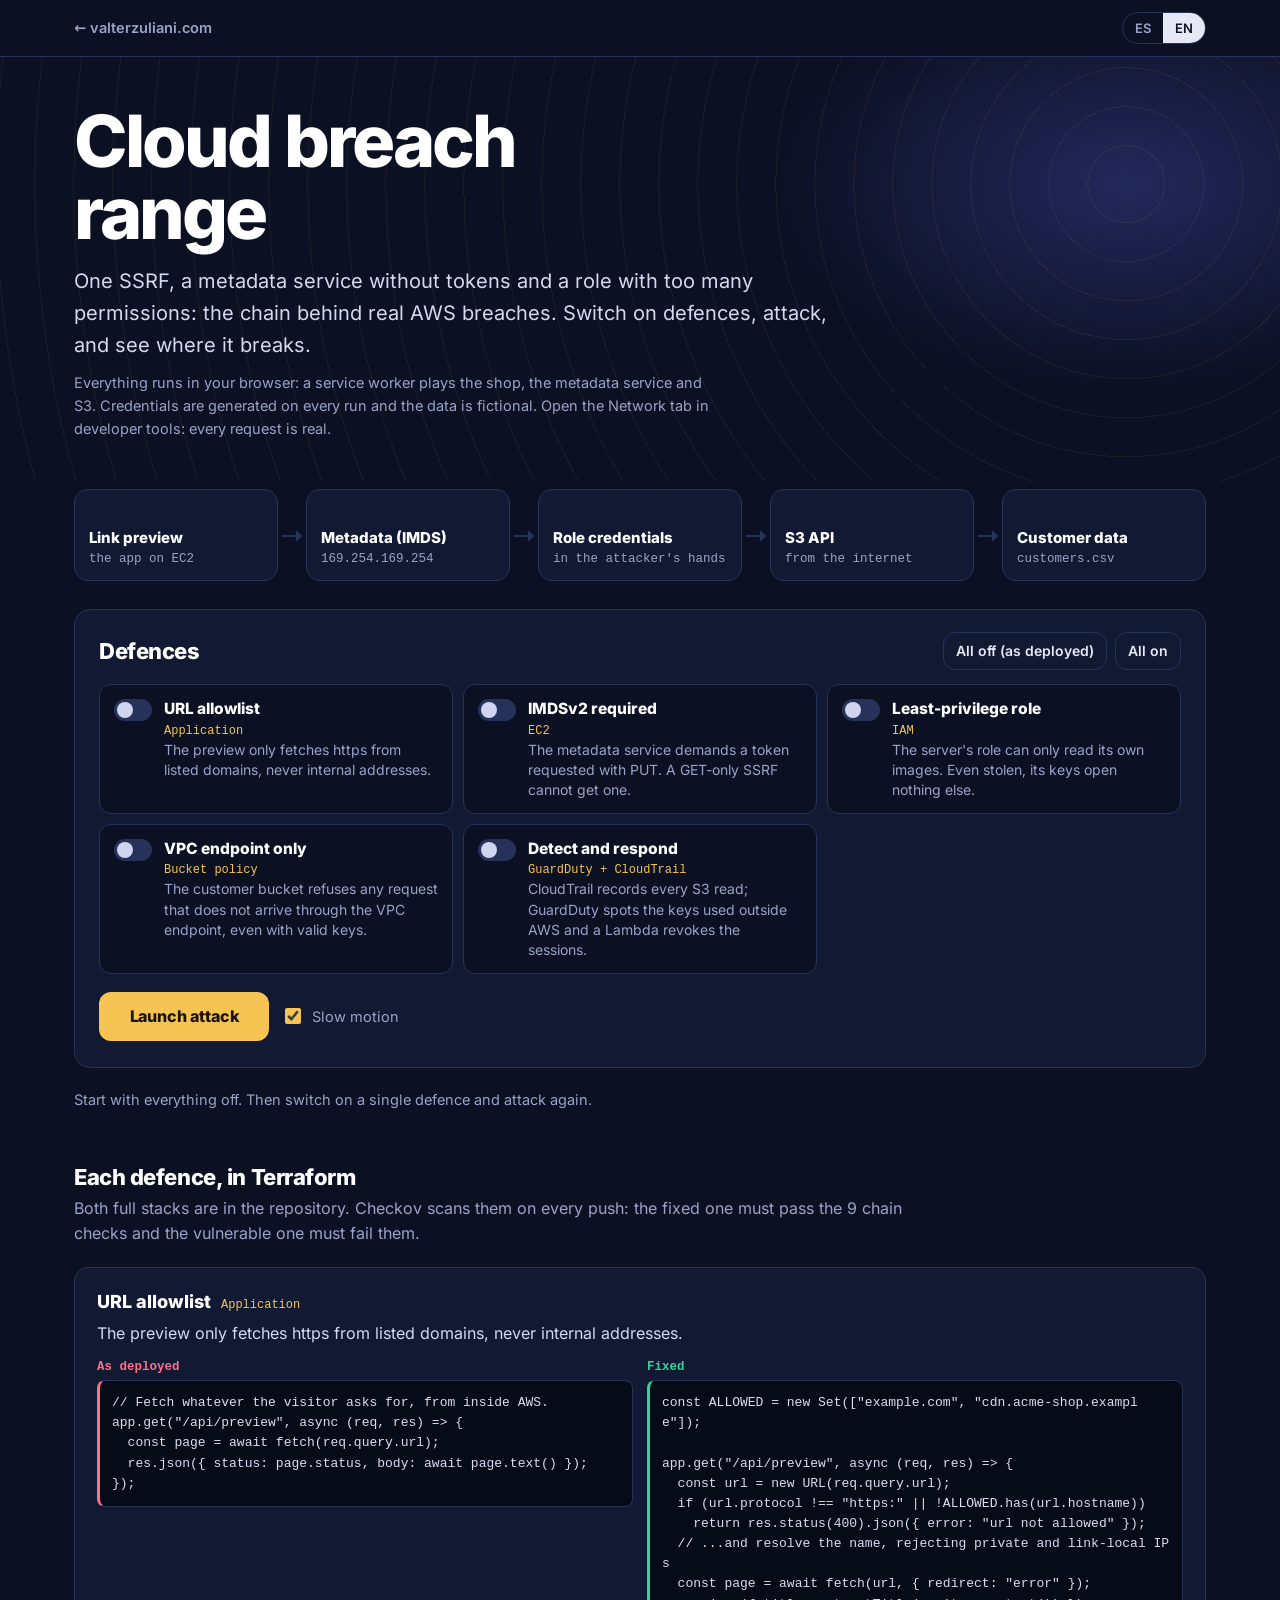
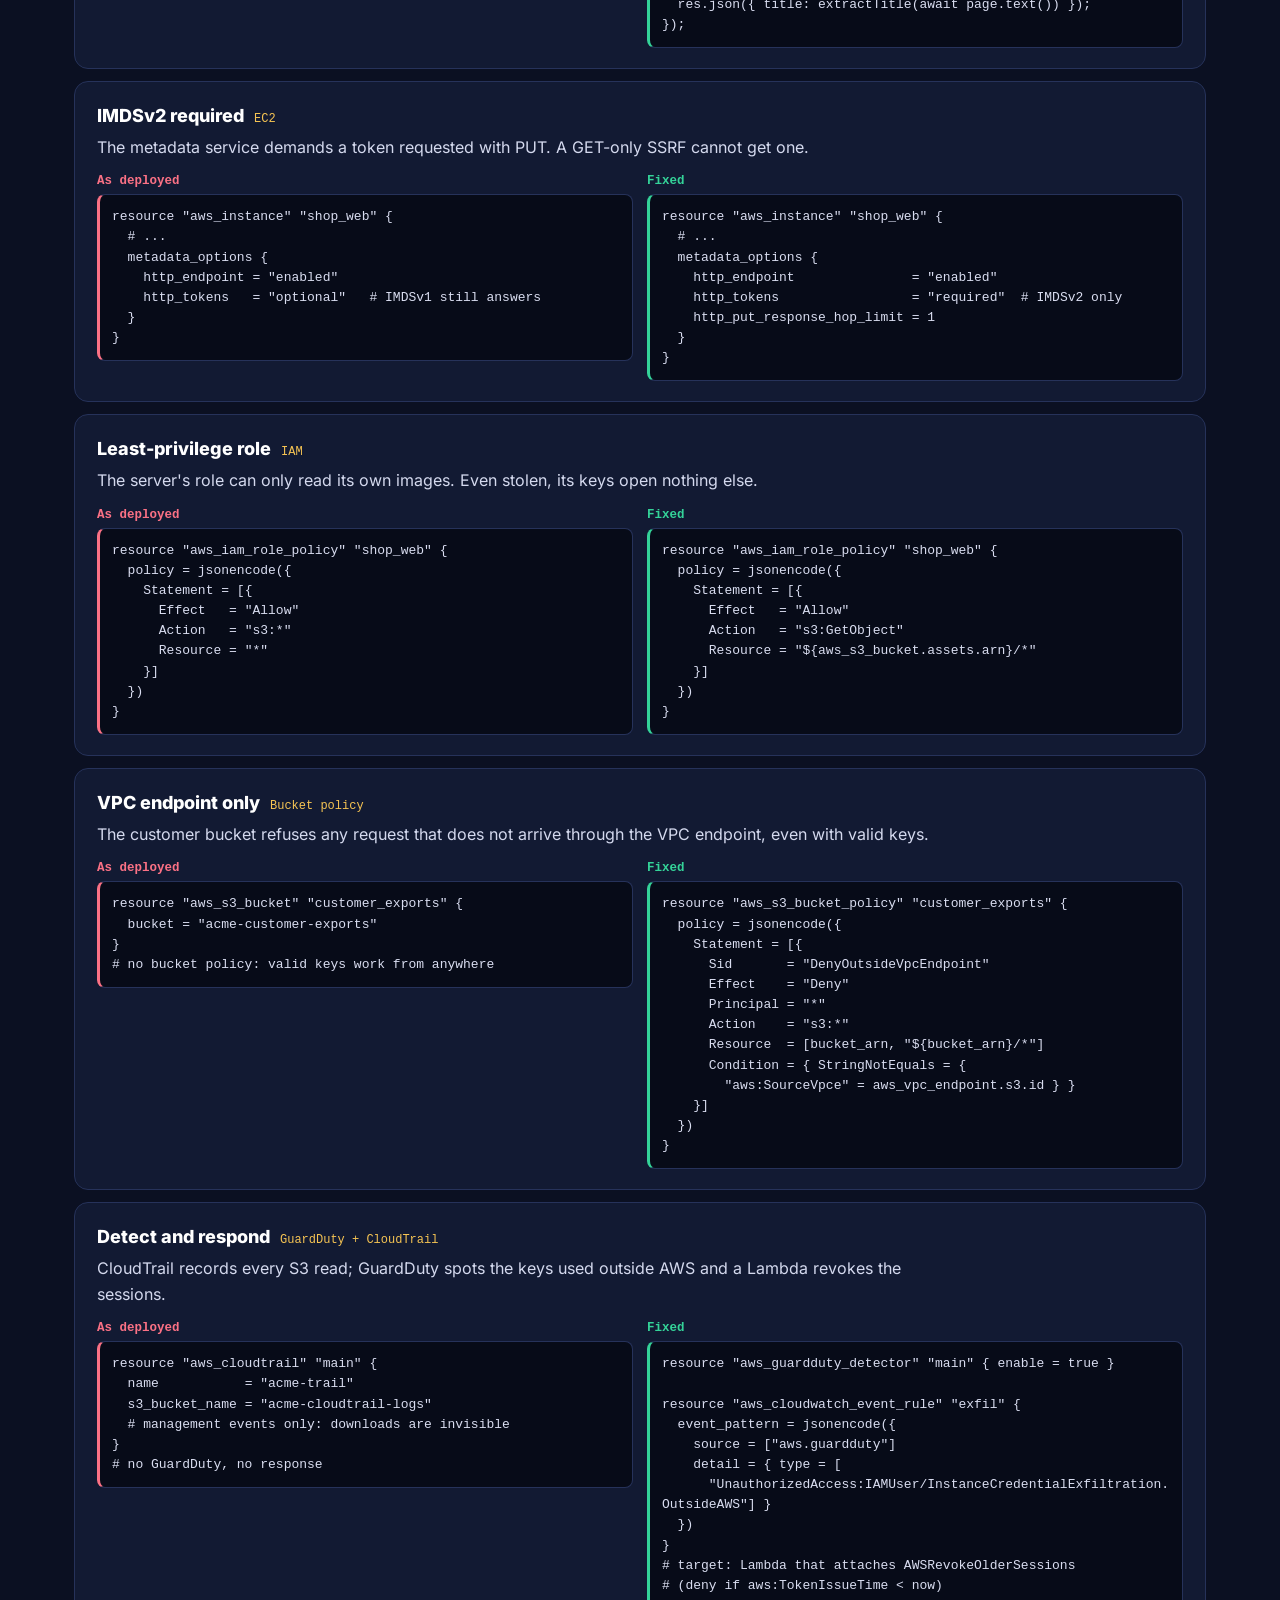
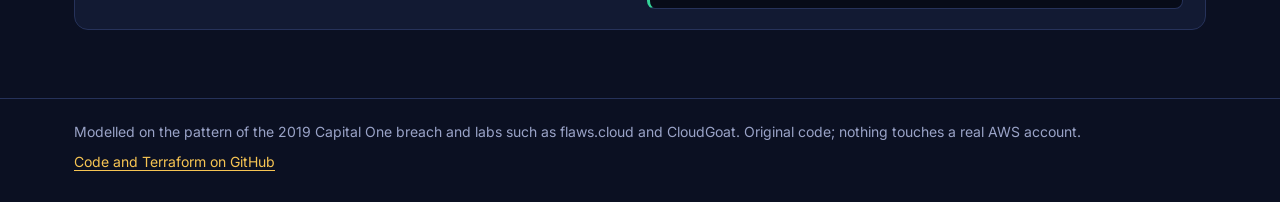
<file: cloud/index.html>
<!DOCTYPE html>
<html lang="en">
<head>
<meta charset="utf-8">
<meta name="viewport" content="width=device-width, initial-scale=1">
<title>Cloud breach range · Valter Zuliani</title>
<meta name="description" content="Replay an AWS breach chain live: SSRF to the instance metadata service to an over-privileged role to S3. Switch on IMDSv2, least privilege, a VPC endpoint policy or GuardDuty and watch where it breaks.">
<meta property="og:title" content="Cloud breach range · Valter Zuliani">
<meta property="og:description" content="SSRF → IMDS → IAM → S3, live in your browser. Switch on each AWS defence and watch where the chain breaks.">
<meta property="og:image" content="https://valterzuliani.com/img/cloud-og.jpg">
<meta property="og:image:width" content="1200">
<meta property="og:image:height" content="628">
<meta property="og:type" content="website">
<meta property="og:url" content="https://valterzuliani.com/cloud/">
<meta name="twitter:card" content="summary_large_image">
<link rel="canonical" href="https://valterzuliani.com/cloud/">
<meta name="theme-color" content="#0b1022">
<link rel="icon" href="favicon.svg" type="image/svg+xml">
<link rel="stylesheet" href="style.css?v=1">
</head>
<body>
<noscript><p style="padding:24px">Este laboratorio necesita JavaScript. · This lab needs JavaScript.</p></noscript>
<div id="app"></div>
<script src="app.js?v=1"></script>
</body>
</html>
</file>
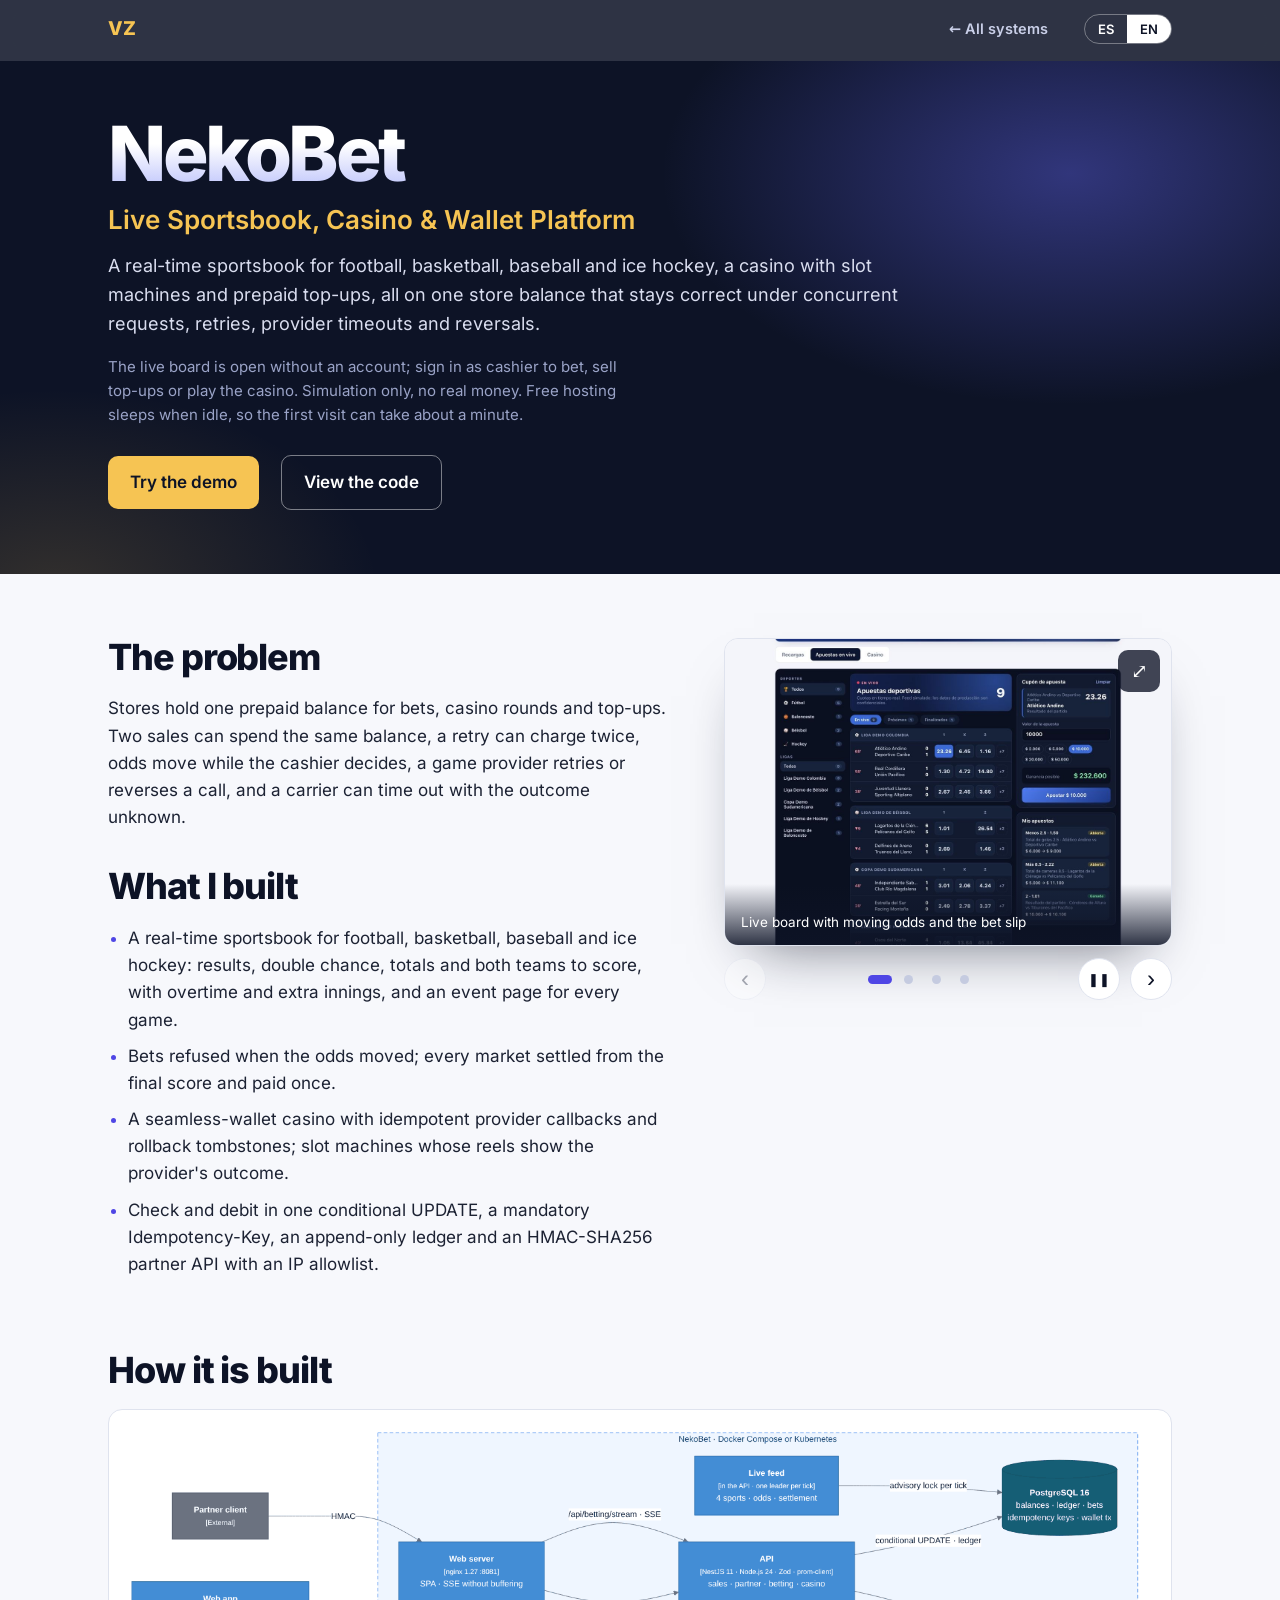
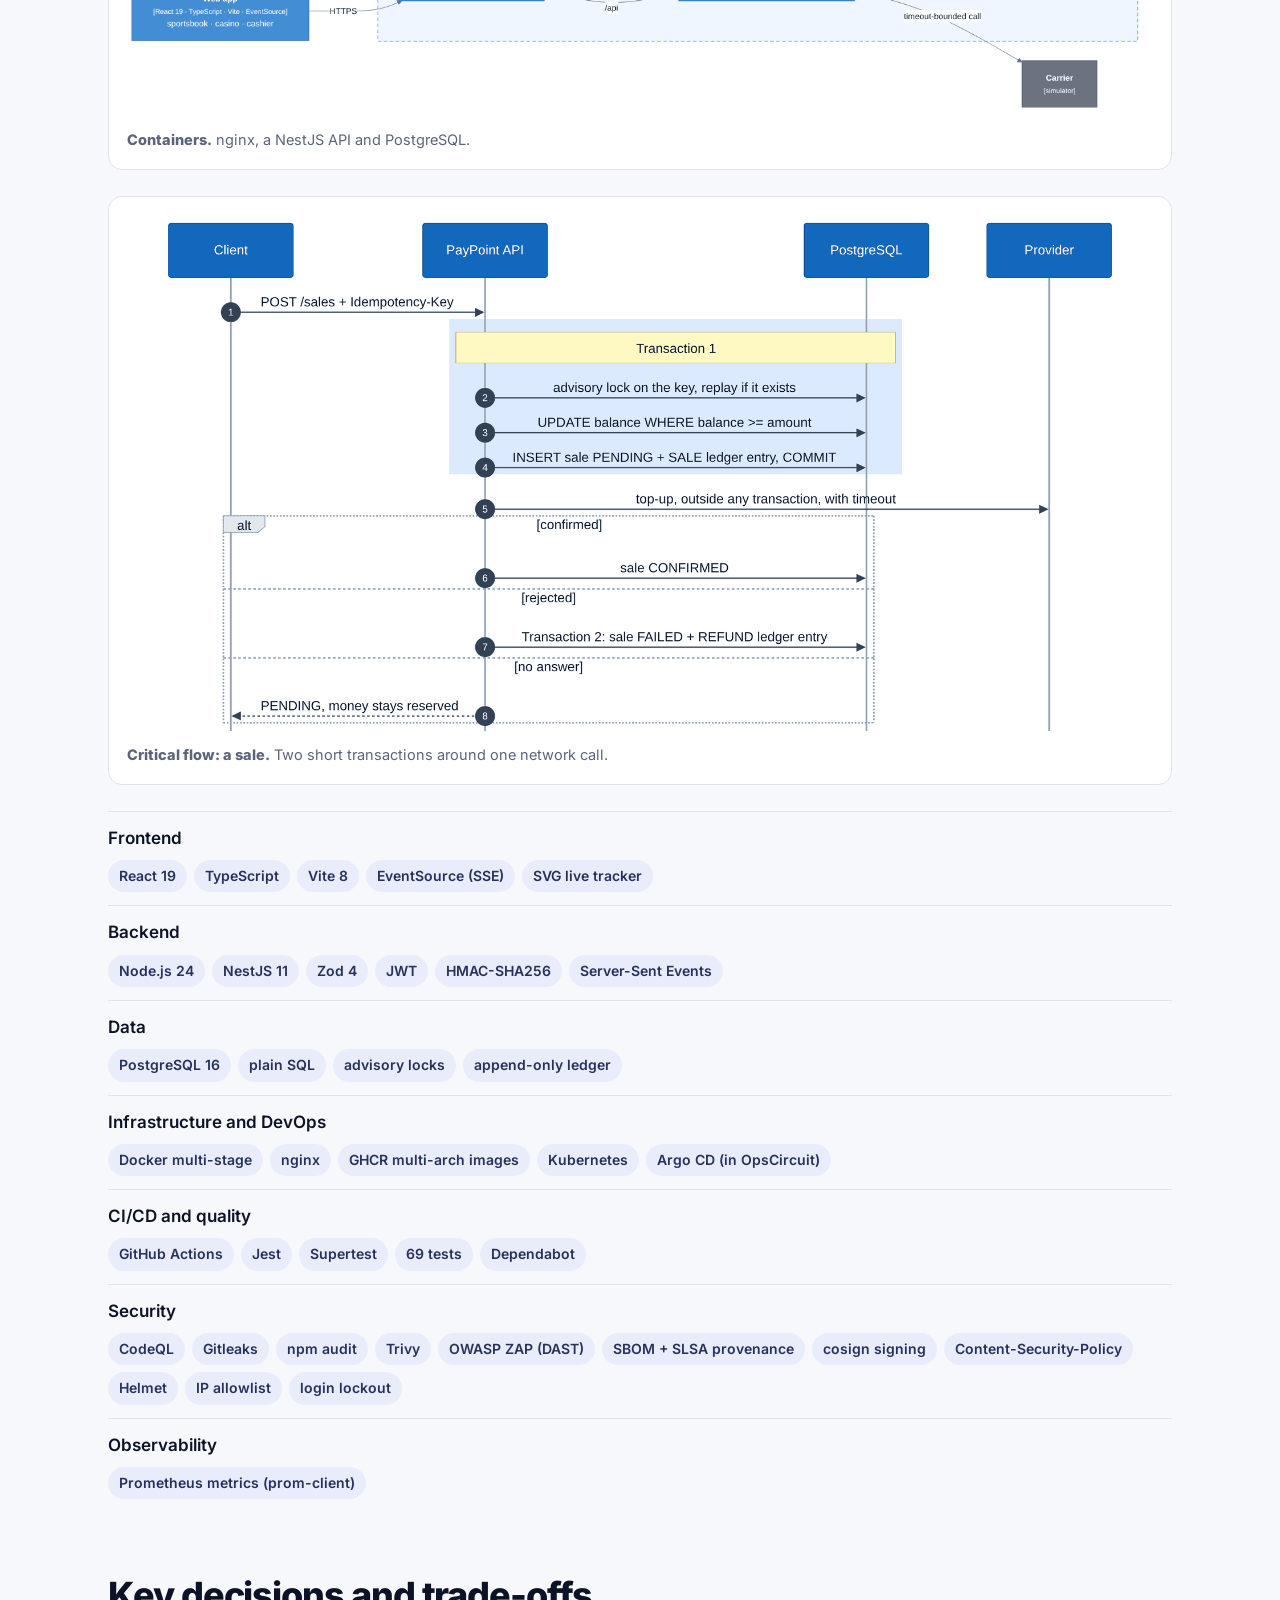
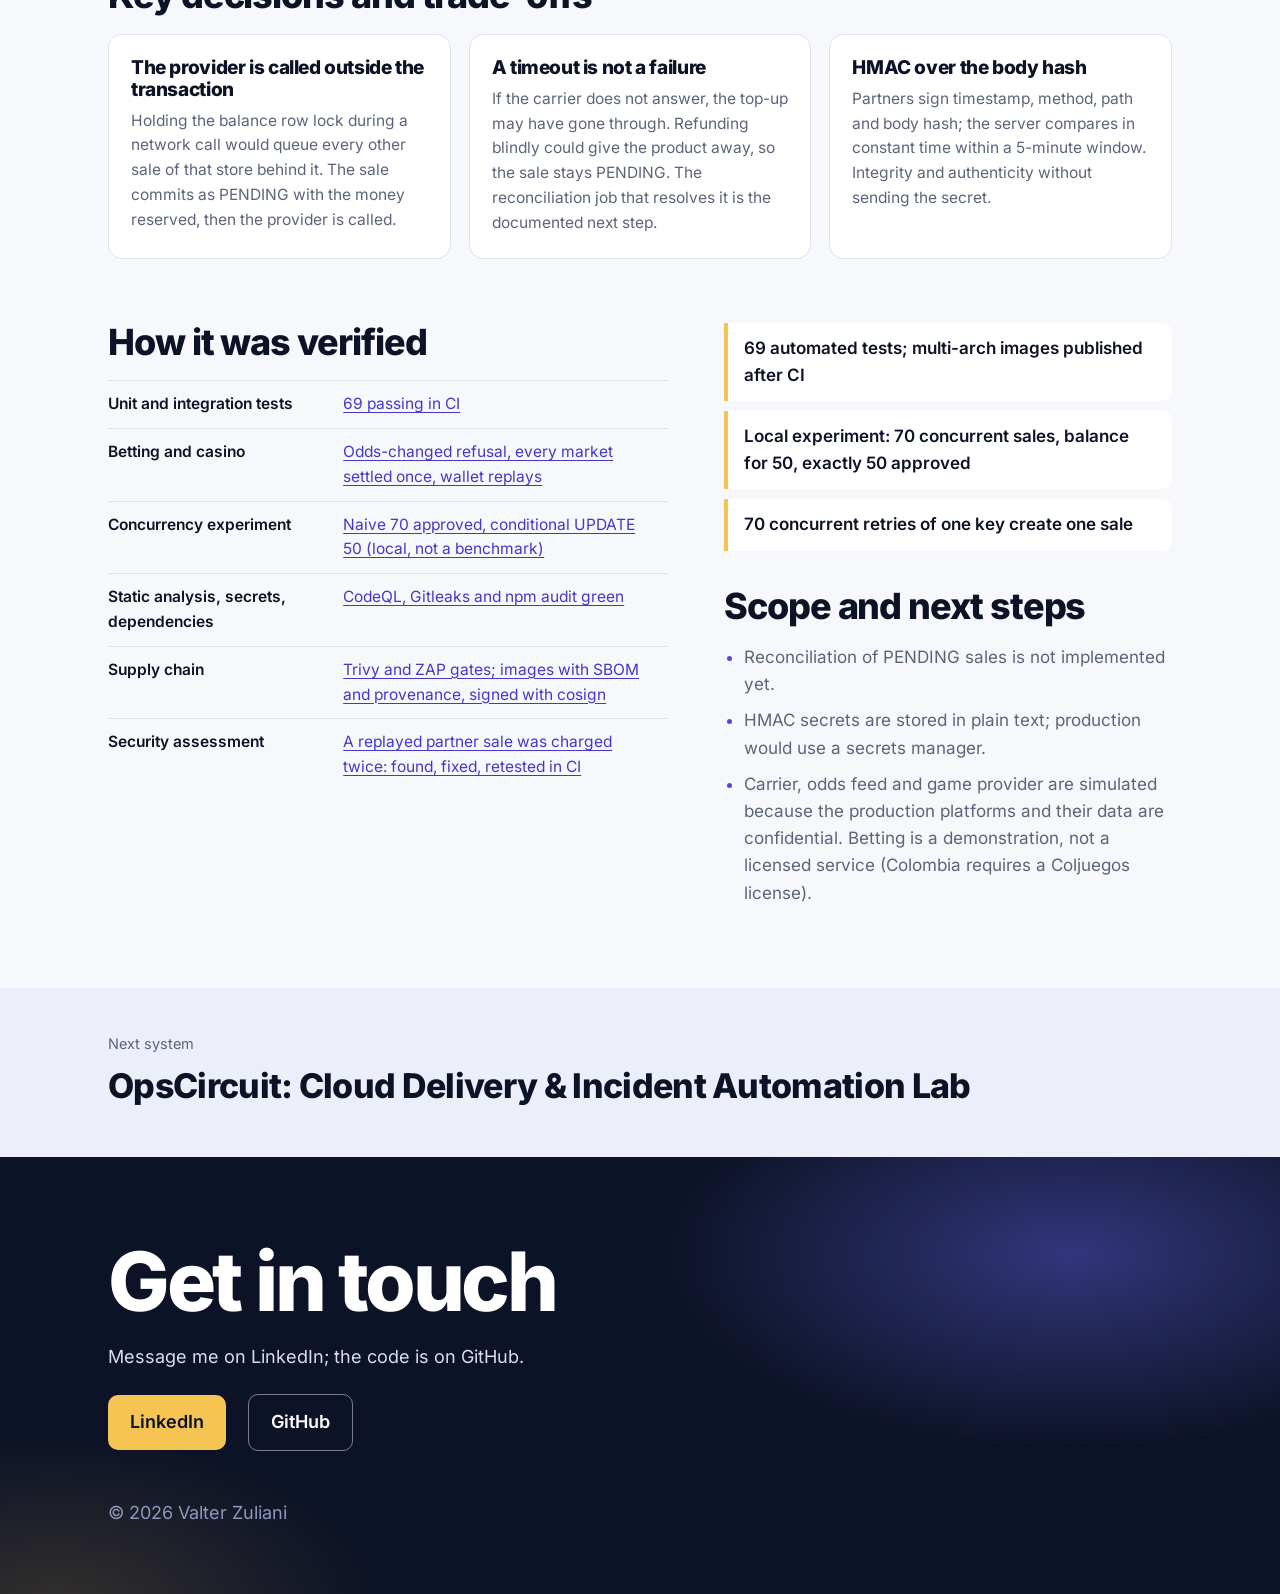
<file: nekobet/index.html>
<!DOCTYPE html>
<html lang="en">
<head>
<meta charset="utf-8">
<meta name="viewport" content="width=device-width, initial-scale=1">
<title>NekoBet · Valter Zuliani</title>
<meta name="description" content="Apuestas en tiempo real de fútbol, baloncesto, béisbol y hockey, un casino con tragamonedas y recargas prepagadas, todo sobre un saldo por tienda que se mantiene correcto ante solicitudes simultáneas, reintentos, timeouts y reversos de proveedores.">
<meta property="og:title" content="NekoBet · Valter Zuliani">
<meta property="og:description" content="A real-time sportsbook for football, basketball, baseball and ice hockey, a casino with slot machines and prepaid top-ups, all on one store balance that stays correct under concurrent requests, retries, provider timeouts and reversals.">
<meta property="og:image" content="https://valterzuliani.com/img/nekobet-betting.jpg">
<meta property="og:type" content="website">
<meta property="og:url" content="https://valterzuliani.com/nekobet/">
<meta name="twitter:card" content="summary_large_image">
<link rel="canonical" href="https://valterzuliani.com/nekobet/">
<meta name="theme-color" content="#0d1326">
<link rel="icon" href="../favicon.svg" type="image/svg+xml">
<link rel="stylesheet" href="../site.css?v=20261116a">
</head>
<body data-lang="en">
<script>(function(){var l;try{l=localStorage.getItem("vz-lang-choice")}catch(e){}if(l!=="es"&&l!=="en"){l="en"}document.body.setAttribute("data-lang",l);document.documentElement.lang=l})()</script>
<nav class="nav" aria-label="Principal"><div class="wrap nav-in"><a class="brand" href="../">VZ</a>
<a class="back" href="../#work" lang="es">← Todos los sistemas</a><a class="back" href="../#work" lang="en">← All systems</a>
<div class="langbar" role="group" aria-label="Idioma / Language" style="margin-left:0"><button value="es" aria-pressed="false">ES</button><button value="en" aria-pressed="true">EN</button></div></div>
<div class="progress" aria-hidden="true"><i></i></div></nav>

<div lang="es" class="tree">
<header class="chero"><div class="wrap">
  <h1>NekoBet</h1>
  <p class="title">Plataforma de apuestas en vivo, casino y billetera</p>
  <p class="lede">Apuestas en tiempo real de fútbol, baloncesto, béisbol y hockey, un casino con tragamonedas y recargas prepagadas, todo sobre un saldo por tienda que se mantiene correcto ante solicitudes simultáneas, reintentos, timeouts y reversos de proveedores.</p>
  <p class="place">El tablero en vivo se ve sin cuenta; para apostar, vender recargas o jugar casino se ingresa como cajero. Solo simulación, sin dinero real. El hosting gratuito se duerme sin uso, así que la primera visita puede tardar cerca de un minuto.</p>
  <p class="cta"><a class="btn gold" href="https://nekobet.netlify.app" rel="noopener">Probar la demo</a><a class="btn ghost" href="https://github.com/vzuliani97/nekobet" rel="noopener">Ver el código</a></p>
</div></header>
<main id="main-es" class="wrap">
  <section class="csec cgrid">
    <div><h2>El problema</h2><p>Las tiendas tienen un solo saldo prepagado para apuestas, casino y recargas. Dos ventas pueden gastar el mismo saldo, un reintento puede cobrar dos veces, las cuotas cambian mientras el cajero decide, el proveedor de juegos reintenta o revierte llamadas y el operador puede no responder.</p>
      <h2 style="margin-top:36px">Lo que construí</h2><ul><li>Apuestas en tiempo real de fútbol, baloncesto, béisbol y hockey: resultados, doble oportunidad, totales y ambos marcan, con prórrogas y entradas extra, y una página por partido.</li><li>Apuestas rechazadas si la cuota cambió; cada mercado se liquida con el marcador final y se paga una sola vez.</li><li>Un casino con billetera seamless, callbacks idempotentes y registro de reversos anticipados; tragamonedas cuyos rodillos muestran el resultado del proveedor.</li><li>Verificación y débito en un UPDATE condicional, Idempotency-Key obligatoria, libro contable de solo inserción y una API de aliados con HMAC-SHA256 y lista blanca de IP.</li></ul></div>
    <div class="carousel" role="group" aria-roledescription="carousel" aria-label="NekoBet"><button class="expand" aria-label="Ver en pantalla completa">⤢</button><div class="track" tabindex="0"><figure class="slide"><img src="../img/nekobet-betting.jpg" width="1200" height="833" alt="Tablero en vivo con cuotas en movimiento y cupón de apuesta" loading="eager"><figcaption>Tablero en vivo con cuotas en movimiento y cupón de apuesta</figcaption></figure><figure class="slide"><img src="../img/nekobet-event.jpg" width="900" height="625" alt="Evento de fútbol con seguimiento en vivo y mercados" loading="lazy"><figcaption>Evento de fútbol con seguimiento en vivo y mercados</figcaption></figure><figure class="slide"><img src="../img/nekobet-basketball.jpg" width="900" height="625" alt="Evento de baloncesto con seguimiento por cuartos" loading="lazy"><figcaption>Evento de baloncesto con seguimiento por cuartos</figcaption></figure><figure class="slide"><img src="../img/nekobet-casino.jpg" width="900" height="625" alt="Casino: lobby y una tragamonedas pagando desde la billetera" loading="lazy"><figcaption>Casino: lobby y una tragamonedas pagando desde la billetera</figcaption></figure></div><div class="cbar"><button class="arrow prev" aria-label="Anterior">‹</button><div class="dots"><button class="dot" aria-label="1 / 4"></button><button class="dot" aria-label="2 / 4"></button><button class="dot" aria-label="3 / 4"></button><button class="dot" aria-label="4 / 4"></button></div><button class="arrow next" aria-label="Siguiente">›</button></div></div>
  </section>
  <section class="csec"><h2>Cómo está hecho</h2><figure class="diagram"><img src="../img/nekobet-containers.png" width="1568" height="440" loading="lazy" alt="Contenedores"><figcaption><strong>Contenedores.</strong> nginx, una API NestJS y PostgreSQL.</figcaption></figure><figure class="diagram"><img src="../img/nekobet-flow.png" width="1800" height="905" loading="lazy" alt="Flujo crítico: una venta"><figcaption><strong>Flujo crítico: una venta.</strong> Dos transacciones cortas alrededor de una llamada de red.</figcaption></figure><dl class="skills"><div><dt>Frontend</dt><dd><ul class="chips"><li>React 19</li><li>TypeScript</li><li>Vite 8</li><li>EventSource (SSE)</li><li>SVG live tracker</li></ul></dd></div><div><dt>Backend</dt><dd><ul class="chips"><li>Node.js 24</li><li>NestJS 11</li><li>Zod 4</li><li>JWT</li><li>HMAC-SHA256</li><li>Server-Sent Events</li></ul></dd></div><div><dt>Datos</dt><dd><ul class="chips"><li>PostgreSQL 16</li><li>plain SQL</li><li>advisory locks</li><li>append-only ledger</li></ul></dd></div><div><dt>Infraestructura y DevOps</dt><dd><ul class="chips"><li>Docker multi-stage</li><li>nginx</li><li>GHCR multi-arch images</li><li>Kubernetes</li><li>Argo CD (in OpsCircuit)</li></ul></dd></div><div><dt>CI/CD y calidad</dt><dd><ul class="chips"><li>GitHub Actions</li><li>Jest</li><li>Supertest</li><li>69 tests</li><li>Dependabot</li></ul></dd></div><div><dt>Seguridad</dt><dd><ul class="chips"><li>CodeQL</li><li>Gitleaks</li><li>npm audit</li><li>Trivy</li><li>OWASP ZAP (DAST)</li><li>SBOM + SLSA provenance</li><li>cosign signing</li><li>Content-Security-Policy</li><li>Helmet</li><li>IP allowlist</li><li>login lockout</li></ul></dd></div><div><dt>Observabilidad</dt><dd><ul class="chips"><li>Prometheus metrics (prom-client)</li></ul></dd></div></dl></section>
  <section class="csec"><h2>Decisiones y concesiones</h2><ul class="cards"><li><h3>El proveedor se llama fuera de la transacción</h3><p>Mantener el bloqueo de la fila del saldo durante una llamada de red pondría en cola todas las demás ventas de la tienda. La venta se confirma como PENDING con el dinero reservado y luego se llama al proveedor.</p></li><li><h3>Un timeout no es un fallo</h3><p>Si el operador no responde, la recarga pudo haberse hecho. Reembolsar a ciegas podría regalar el producto, así que la venta queda en PENDING. El proceso de conciliación que la resuelve es el siguiente paso documentado.</p></li><li><h3>HMAC sobre el hash del cuerpo</h3><p>Los aliados firman la marca de tiempo, el método, la ruta y el hash del cuerpo; el servidor compara en tiempo constante dentro de una ventana de 5 minutos. Integridad y autenticidad sin enviar el secreto.</p></li></ul></section>
  <section class="csec cgrid"><div><h2>Cómo se comprobó</h2><table class="vtable"><tbody><tr><th scope="row">Pruebas unitarias y de integración</th><td><a href="https://github.com/vzuliani97/nekobet/actions" rel="noopener">69 aprobadas en CI</a></td></tr><tr><th scope="row">Apuestas y casino</th><td><a href="https://github.com/vzuliani97/nekobet/blob/main/backend/test/e2e/betting.e2e-spec.ts" rel="noopener">Rechazo por cambio de cuota, cada mercado liquidado una vez, reintentos de billetera</a></td></tr><tr><th scope="row">Experimento de concurrencia</th><td><a href="https://github.com/vzuliani97/nekobet/blob/main/docs/concurrency-experiment.md" rel="noopener">Versión ingenua 70, UPDATE condicional 50 (local, no es un benchmark)</a></td></tr><tr><th scope="row">Análisis estático, secretos y dependencias</th><td><a href="https://github.com/vzuliani97/nekobet/actions" rel="noopener">CodeQL, Gitleaks y npm audit en verde</a></td></tr><tr><th scope="row">Cadena de suministro</th><td><a href="https://github.com/vzuliani97/nekobet#security" rel="noopener">Controles de Trivy y ZAP; imágenes con SBOM y procedencia, firmadas con cosign</a></td></tr><tr><th scope="row">Evaluación de seguridad</th><td><a href="https://github.com/vzuliani97/applied-cybersecurity/blob/main/findings/ESC-02-hmac-replay-new-idempotency-key.md" rel="noopener">Una venta de un integrador repetida se cobraba dos veces: encontrado, corregido y probado en CI</a></td></tr></tbody></table></div>
    <div><ul class="proofs"><li>69 pruebas automatizadas; imágenes multiarquitectura publicadas tras el CI</li><li>Experimento local: 70 ventas simultáneas, saldo para 50, exactamente 50 aprobadas</li><li>70 reintentos simultáneos de una llave crean una sola venta</li></ul><h2 style="margin-top:36px">Alcance y próximos pasos</h2><ul class="limits"><li>La conciliación de ventas en PENDING aún no está implementada.</li><li>Los secretos HMAC se guardan en texto plano; en producción irían en un gestor de secretos.</li><li>El operador, el feed de cuotas y el proveedor de juegos son simulados porque las plataformas de producción y sus datos son confidenciales. Las apuestas son una demostración, no un servicio con licencia (en Colombia se requiere licencia de Coljuegos).</li></ul></div></section>
</main>
<div class="nextcase"><div class="wrap"><span>Siguiente sistema</span><a href="../opscircuit/">OpsCircuit: Laboratorio de entrega cloud y automatización de incidentes</a></div></div>
<footer class="foot"><div class="wrap"><h2>Hablemos</h2><p>Escríbeme por LinkedIn; el código está en GitHub.</p>
  <p class="cta"><a class="btn gold" href="https://linkedin.com/in/valterzuliani" rel="noopener">LinkedIn</a><a class="btn ghost" href="https://github.com/vzuliani97" rel="noopener">GitHub</a></p>
  <p class="fine">© 2026 Valter Zuliani</p></div></footer>
</div>

<div lang="en" class="tree">
<header class="chero"><div class="wrap">
  <h1>NekoBet</h1>
  <p class="title">Live Sportsbook, Casino &amp; Wallet Platform</p>
  <p class="lede">A real-time sportsbook for football, basketball, baseball and ice hockey, a casino with slot machines and prepaid top-ups, all on one store balance that stays correct under concurrent requests, retries, provider timeouts and reversals.</p>
  <p class="place">The live board is open without an account; sign in as cashier to bet, sell top-ups or play the casino. Simulation only, no real money. Free hosting sleeps when idle, so the first visit can take about a minute.</p>
  <p class="cta"><a class="btn gold" href="https://nekobet.netlify.app" rel="noopener">Try the demo</a><a class="btn ghost" href="https://github.com/vzuliani97/nekobet" rel="noopener">View the code</a></p>
</div></header>
<main id="main-en" class="wrap">
  <section class="csec cgrid">
    <div><h2>The problem</h2><p>Stores hold one prepaid balance for bets, casino rounds and top-ups. Two sales can spend the same balance, a retry can charge twice, odds move while the cashier decides, a game provider retries or reverses a call, and a carrier can time out with the outcome unknown.</p>
      <h2 style="margin-top:36px">What I built</h2><ul><li>A real-time sportsbook for football, basketball, baseball and ice hockey: results, double chance, totals and both teams to score, with overtime and extra innings, and an event page for every game.</li><li>Bets refused when the odds moved; every market settled from the final score and paid once.</li><li>A seamless-wallet casino with idempotent provider callbacks and rollback tombstones; slot machines whose reels show the provider&#x27;s outcome.</li><li>Check and debit in one conditional UPDATE, a mandatory Idempotency-Key, an append-only ledger and an HMAC-SHA256 partner API with an IP allowlist.</li></ul></div>
    <div class="carousel" role="group" aria-roledescription="carousel" aria-label="NekoBet"><button class="expand" aria-label="View full screen">⤢</button><div class="track" tabindex="0"><figure class="slide"><img src="../img/nekobet-betting.jpg" width="1200" height="833" alt="Live board with moving odds and the bet slip" loading="eager"><figcaption>Live board with moving odds and the bet slip</figcaption></figure><figure class="slide"><img src="../img/nekobet-event.jpg" width="900" height="625" alt="Football event with live tracker and markets" loading="lazy"><figcaption>Football event with live tracker and markets</figcaption></figure><figure class="slide"><img src="../img/nekobet-basketball.jpg" width="900" height="625" alt="Basketball event with a court tracker by quarter" loading="lazy"><figcaption>Basketball event with a court tracker by quarter</figcaption></figure><figure class="slide"><img src="../img/nekobet-casino.jpg" width="900" height="625" alt="Casino lobby and a slot machine paying through the wallet" loading="lazy"><figcaption>Casino lobby and a slot machine paying through the wallet</figcaption></figure></div><div class="cbar"><button class="arrow prev" aria-label="Previous">‹</button><div class="dots"><button class="dot" aria-label="1 / 4"></button><button class="dot" aria-label="2 / 4"></button><button class="dot" aria-label="3 / 4"></button><button class="dot" aria-label="4 / 4"></button></div><button class="arrow next" aria-label="Next">›</button></div></div>
  </section>
  <section class="csec"><h2>How it is built</h2><figure class="diagram"><img src="../img/nekobet-containers.png" width="1568" height="440" loading="lazy" alt="Containers"><figcaption><strong>Containers.</strong> nginx, a NestJS API and PostgreSQL.</figcaption></figure><figure class="diagram"><img src="../img/nekobet-flow.png" width="1800" height="905" loading="lazy" alt="Critical flow: a sale"><figcaption><strong>Critical flow: a sale.</strong> Two short transactions around one network call.</figcaption></figure><dl class="skills"><div><dt>Frontend</dt><dd><ul class="chips"><li>React 19</li><li>TypeScript</li><li>Vite 8</li><li>EventSource (SSE)</li><li>SVG live tracker</li></ul></dd></div><div><dt>Backend</dt><dd><ul class="chips"><li>Node.js 24</li><li>NestJS 11</li><li>Zod 4</li><li>JWT</li><li>HMAC-SHA256</li><li>Server-Sent Events</li></ul></dd></div><div><dt>Data</dt><dd><ul class="chips"><li>PostgreSQL 16</li><li>plain SQL</li><li>advisory locks</li><li>append-only ledger</li></ul></dd></div><div><dt>Infrastructure and DevOps</dt><dd><ul class="chips"><li>Docker multi-stage</li><li>nginx</li><li>GHCR multi-arch images</li><li>Kubernetes</li><li>Argo CD (in OpsCircuit)</li></ul></dd></div><div><dt>CI/CD and quality</dt><dd><ul class="chips"><li>GitHub Actions</li><li>Jest</li><li>Supertest</li><li>69 tests</li><li>Dependabot</li></ul></dd></div><div><dt>Security</dt><dd><ul class="chips"><li>CodeQL</li><li>Gitleaks</li><li>npm audit</li><li>Trivy</li><li>OWASP ZAP (DAST)</li><li>SBOM + SLSA provenance</li><li>cosign signing</li><li>Content-Security-Policy</li><li>Helmet</li><li>IP allowlist</li><li>login lockout</li></ul></dd></div><div><dt>Observability</dt><dd><ul class="chips"><li>Prometheus metrics (prom-client)</li></ul></dd></div></dl></section>
  <section class="csec"><h2>Key decisions and trade-offs</h2><ul class="cards"><li><h3>The provider is called outside the transaction</h3><p>Holding the balance row lock during a network call would queue every other sale of that store behind it. The sale commits as PENDING with the money reserved, then the provider is called.</p></li><li><h3>A timeout is not a failure</h3><p>If the carrier does not answer, the top-up may have gone through. Refunding blindly could give the product away, so the sale stays PENDING. The reconciliation job that resolves it is the documented next step.</p></li><li><h3>HMAC over the body hash</h3><p>Partners sign timestamp, method, path and body hash; the server compares in constant time within a 5-minute window. Integrity and authenticity without sending the secret.</p></li></ul></section>
  <section class="csec cgrid"><div><h2>How it was verified</h2><table class="vtable"><tbody><tr><th scope="row">Unit and integration tests</th><td><a href="https://github.com/vzuliani97/nekobet/actions" rel="noopener">69 passing in CI</a></td></tr><tr><th scope="row">Betting and casino</th><td><a href="https://github.com/vzuliani97/nekobet/blob/main/backend/test/e2e/betting.e2e-spec.ts" rel="noopener">Odds-changed refusal, every market settled once, wallet replays</a></td></tr><tr><th scope="row">Concurrency experiment</th><td><a href="https://github.com/vzuliani97/nekobet/blob/main/docs/concurrency-experiment.md" rel="noopener">Naive 70 approved, conditional UPDATE 50 (local, not a benchmark)</a></td></tr><tr><th scope="row">Static analysis, secrets, dependencies</th><td><a href="https://github.com/vzuliani97/nekobet/actions" rel="noopener">CodeQL, Gitleaks and npm audit green</a></td></tr><tr><th scope="row">Supply chain</th><td><a href="https://github.com/vzuliani97/nekobet#security" rel="noopener">Trivy and ZAP gates; images with SBOM and provenance, signed with cosign</a></td></tr><tr><th scope="row">Security assessment</th><td><a href="https://github.com/vzuliani97/applied-cybersecurity/blob/main/findings/ESC-02-hmac-replay-new-idempotency-key.md" rel="noopener">A replayed partner sale was charged twice: found, fixed, retested in CI</a></td></tr></tbody></table></div>
    <div><ul class="proofs"><li>69 automated tests; multi-arch images published after CI</li><li>Local experiment: 70 concurrent sales, balance for 50, exactly 50 approved</li><li>70 concurrent retries of one key create one sale</li></ul><h2 style="margin-top:36px">Scope and next steps</h2><ul class="limits"><li>Reconciliation of PENDING sales is not implemented yet.</li><li>HMAC secrets are stored in plain text; production would use a secrets manager.</li><li>Carrier, odds feed and game provider are simulated because the production platforms and their data are confidential. Betting is a demonstration, not a licensed service (Colombia requires a Coljuegos license).</li></ul></div></section>
</main>
<div class="nextcase"><div class="wrap"><span>Next system</span><a href="../opscircuit/">OpsCircuit: Cloud Delivery &amp; Incident Automation Lab</a></div></div>
<footer class="foot"><div class="wrap"><h2>Get in touch</h2><p>Message me on LinkedIn; the code is on GitHub.</p>
  <p class="cta"><a class="btn gold" href="https://linkedin.com/in/valterzuliani" rel="noopener">LinkedIn</a><a class="btn ghost" href="https://github.com/vzuliani97" rel="noopener">GitHub</a></p>
  <p class="fine">© 2026 Valter Zuliani</p></div></footer>
</div>
<dialog class="lb" aria-label="Imagen ampliada"><button class="x" aria-label="Cerrar">×</button><button class="nav-b pv" aria-label="Anterior">‹</button><img alt=""><button class="nav-b nx" aria-label="Siguiente">›</button><p></p></dialog>
<button class="totop" aria-label="Volver arriba">↑</button>
<script src="../site.js?v=20261116a"></script>
</body>
</html>
</file>
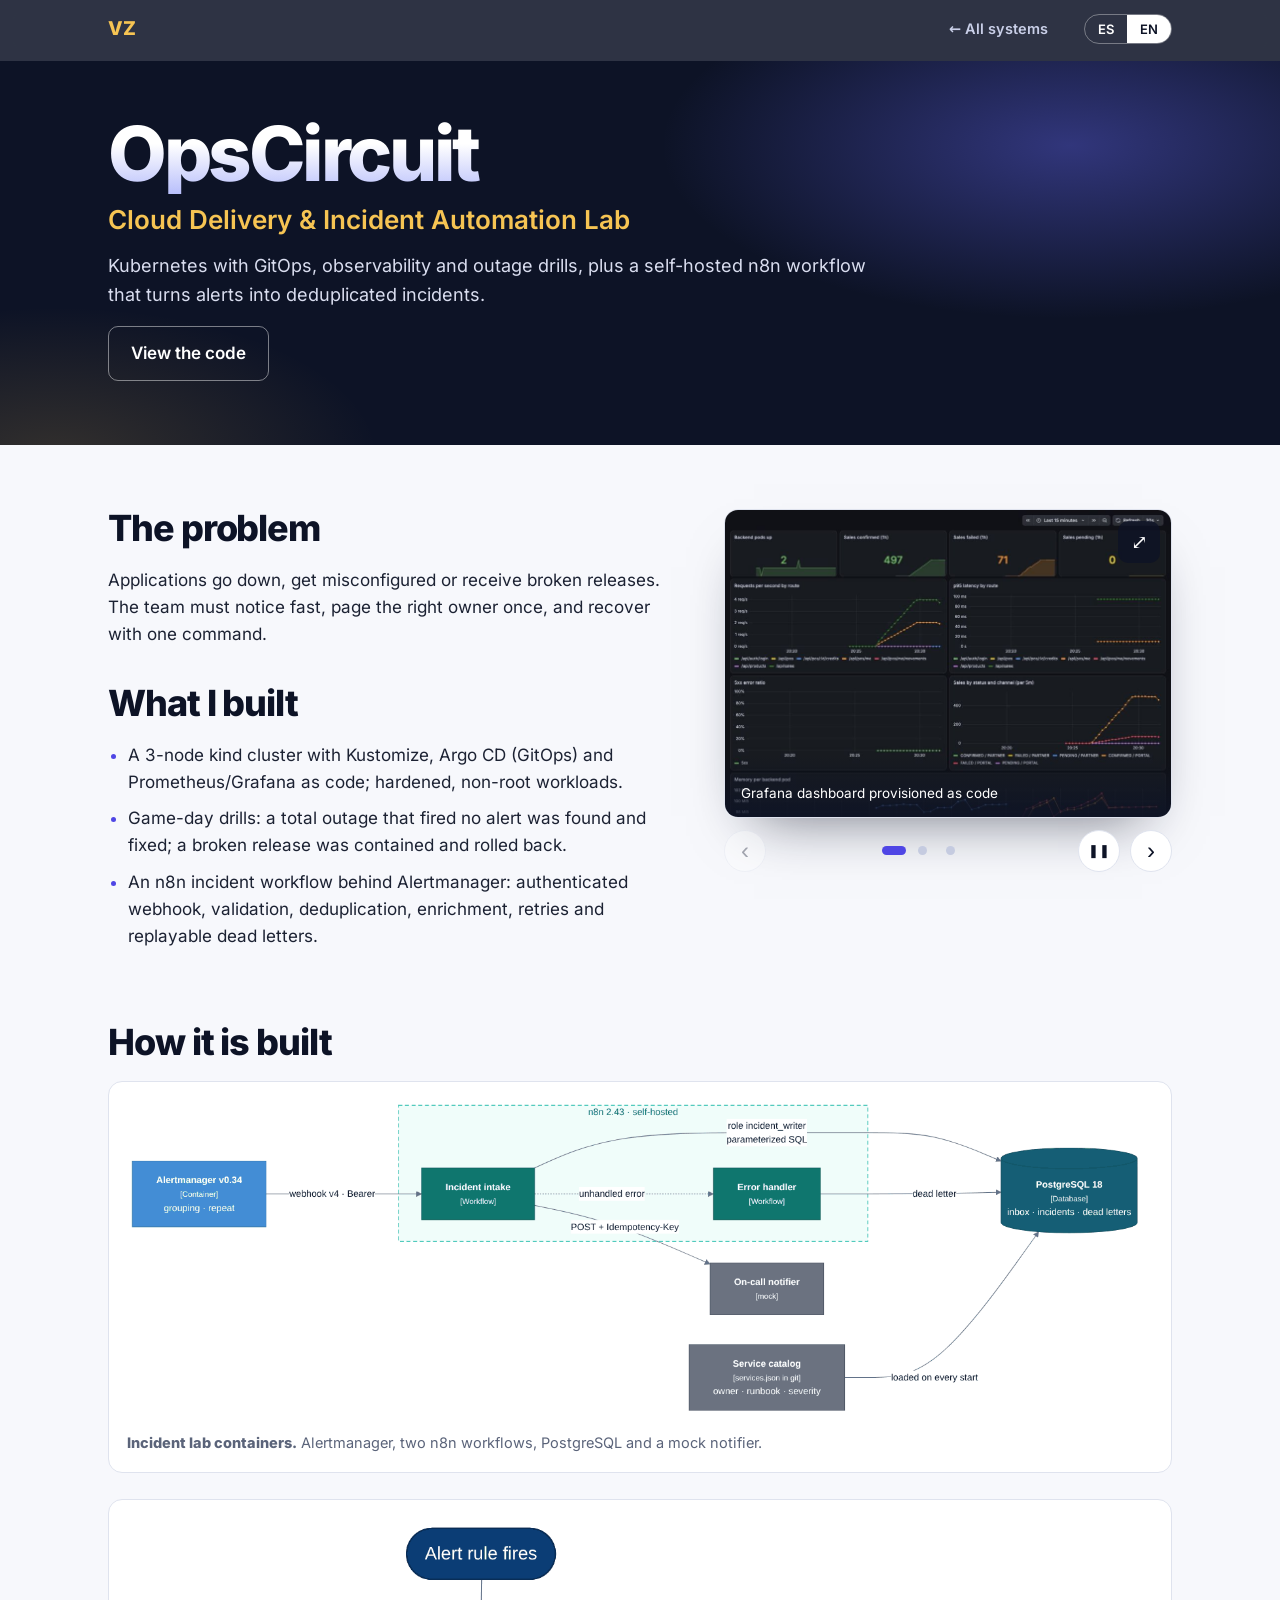
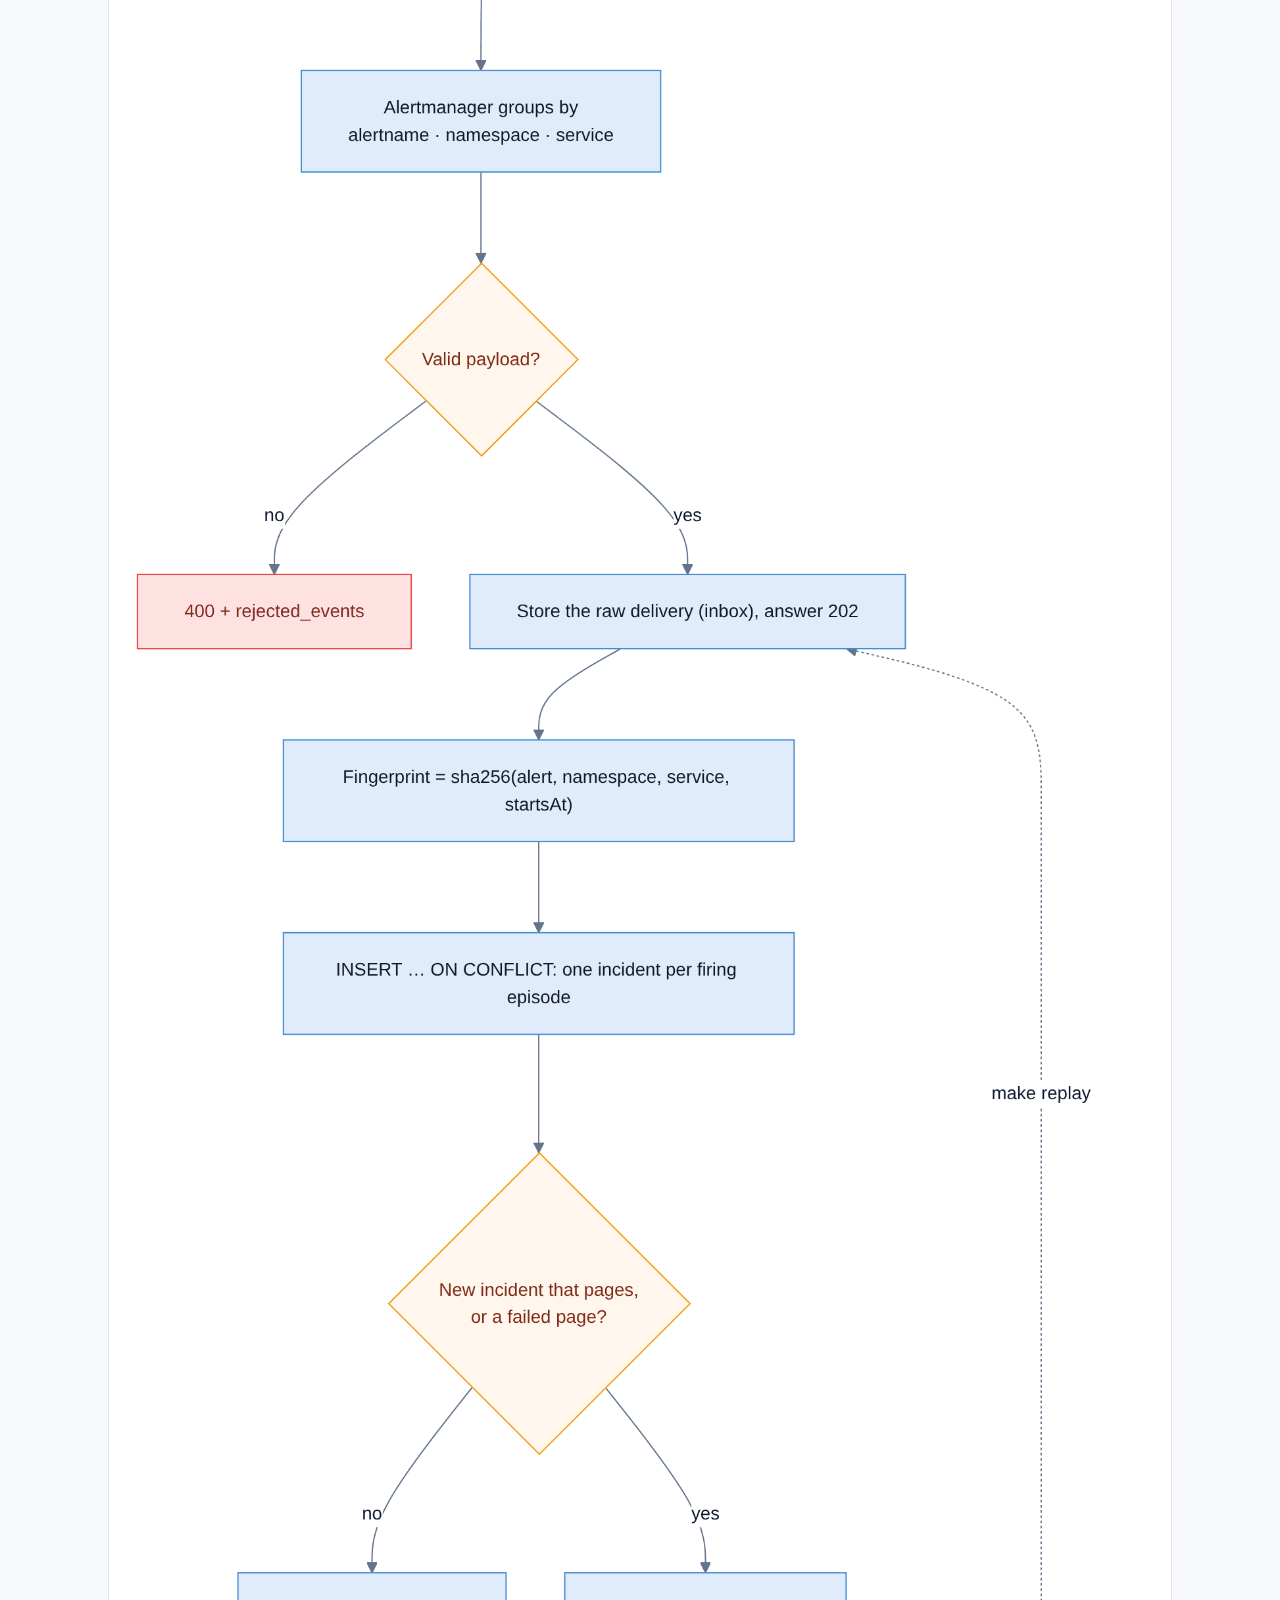
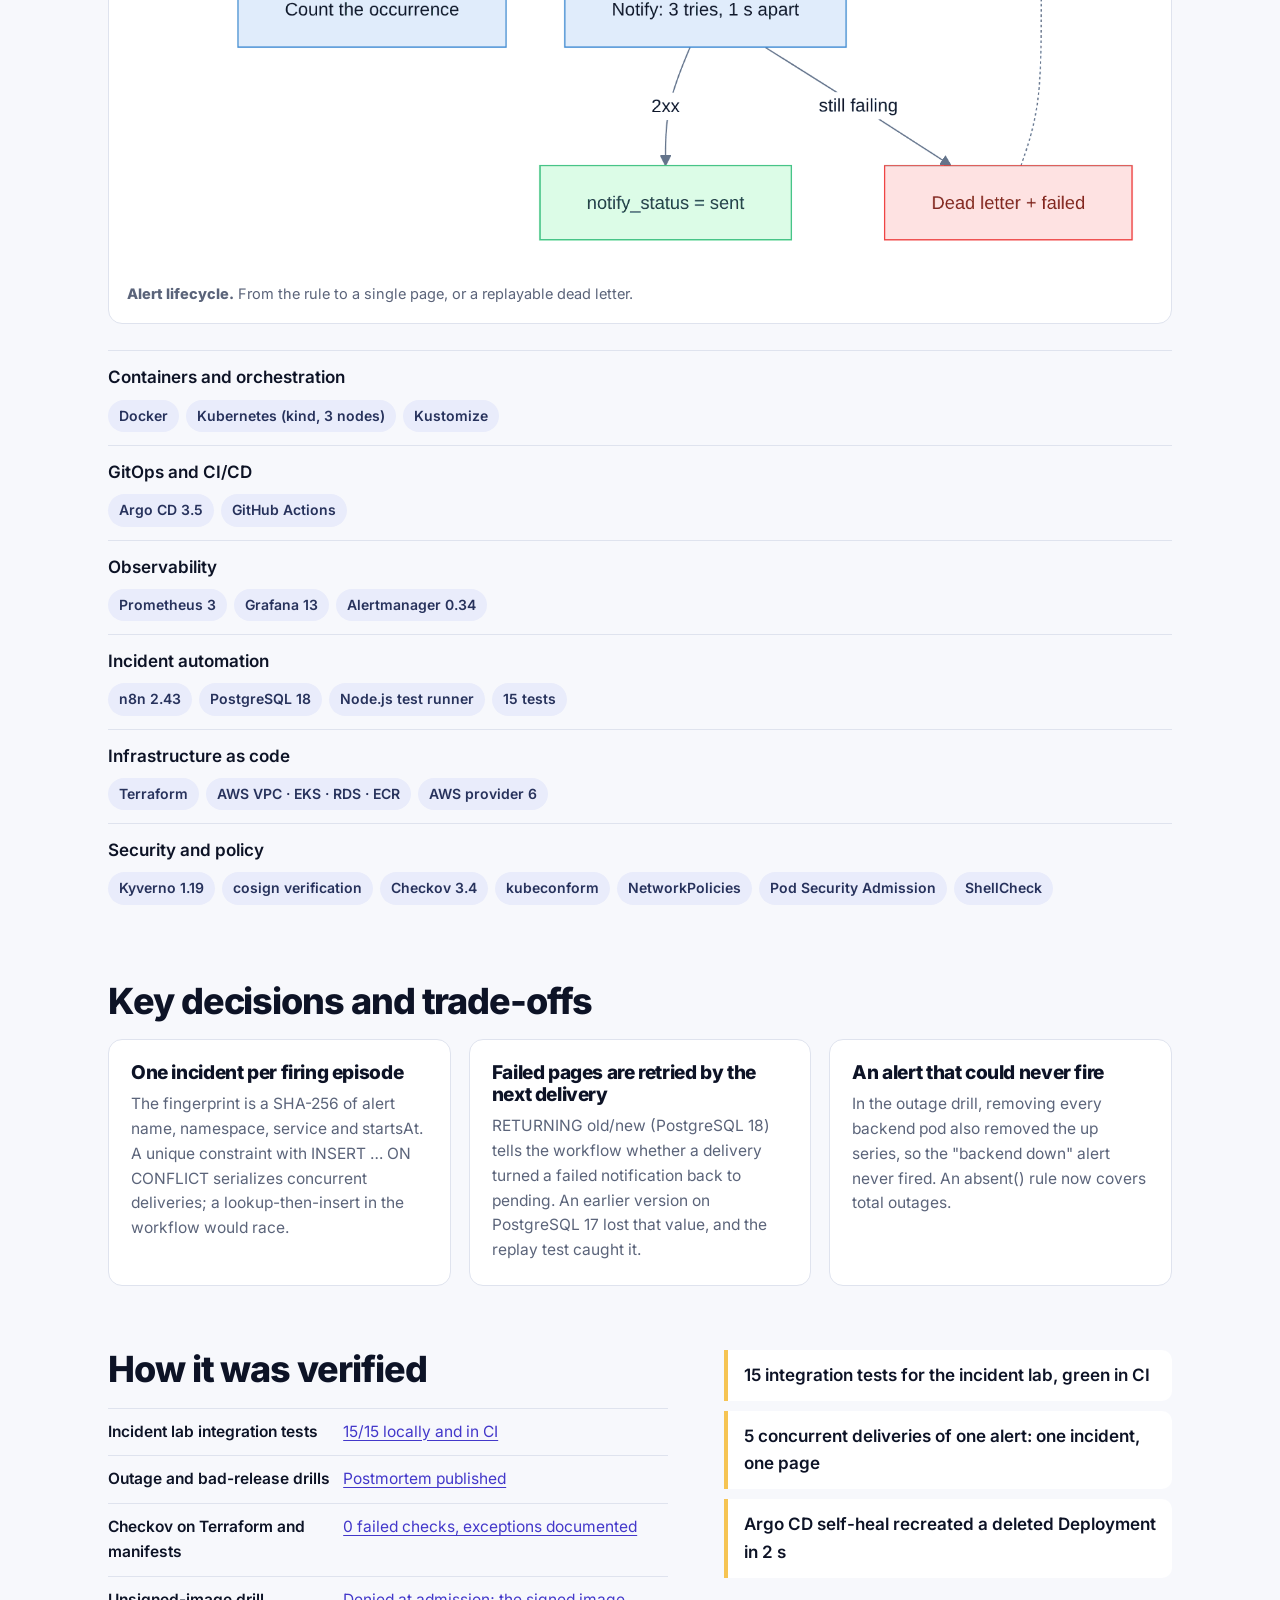
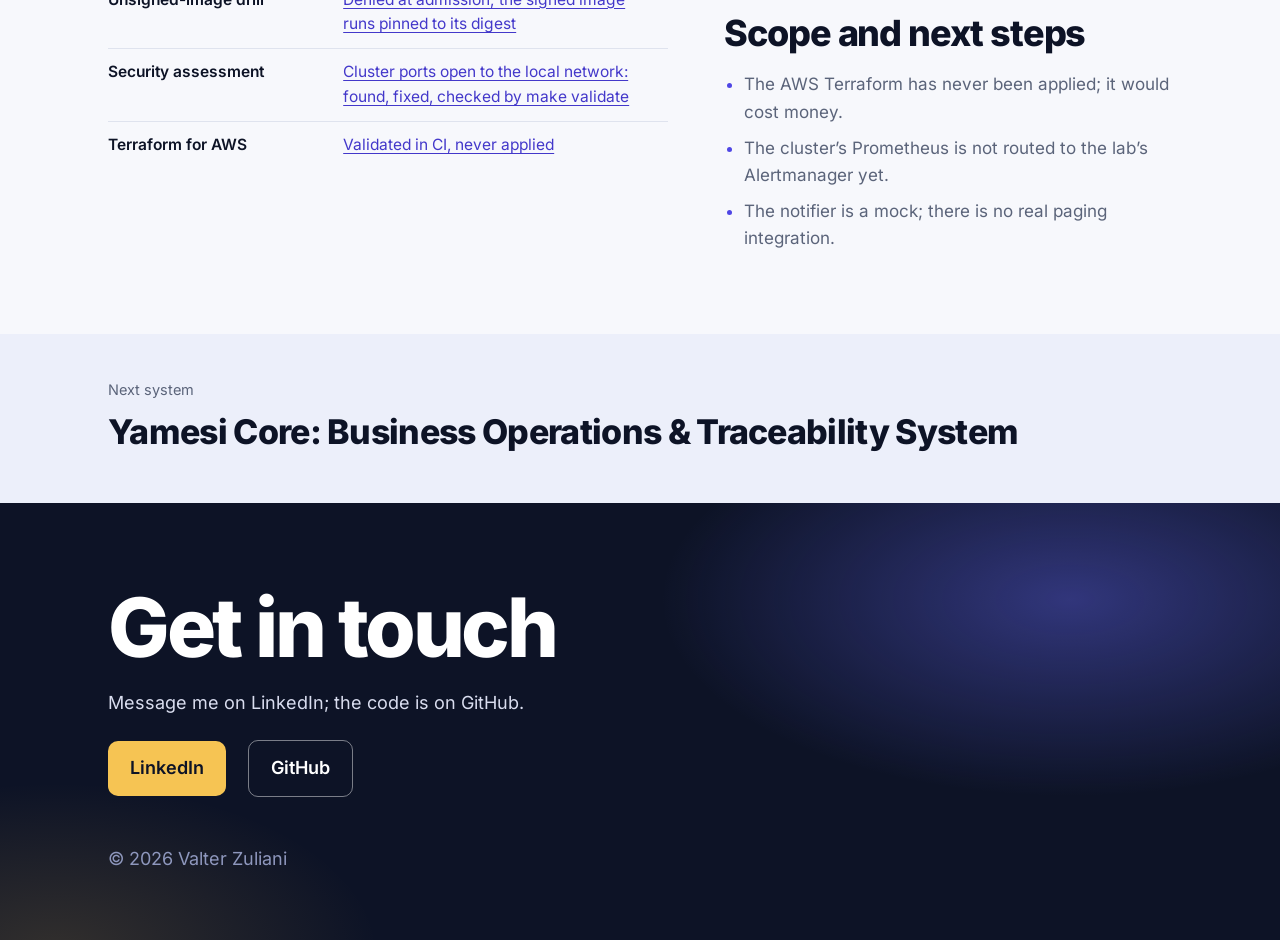
<file: opscircuit/index.html>
<!DOCTYPE html>
<html lang="en">
<head>
<meta charset="utf-8">
<meta name="viewport" content="width=device-width, initial-scale=1">
<title>OpsCircuit · Valter Zuliani</title>
<meta name="description" content="Kubernetes con GitOps, observabilidad y simulacros de caídas, más un flujo n8n autoalojado que convierte alertas en incidentes sin duplicados.">
<meta property="og:title" content="OpsCircuit · Valter Zuliani">
<meta property="og:description" content="Kubernetes with GitOps, observability and outage drills, plus a self-hosted n8n workflow that turns alerts into deduplicated incidents.">
<meta property="og:image" content="https://valterzuliani.com/img/opscircuit-grafana.jpg">
<link rel="canonical" href="https://valterzuliani.com/opscircuit/">
<meta name="theme-color" content="#0d1326">
<link rel="icon" href="../favicon.svg" type="image/svg+xml">
<link rel="stylesheet" href="../site.css?v=20261116a">
</head>
<body data-lang="en">
<script>(function(){var l;try{l=localStorage.getItem("vz-lang-choice")}catch(e){}if(l!=="es"&&l!=="en"){l="en"}document.body.setAttribute("data-lang",l);document.documentElement.lang=l})()</script>
<nav class="nav" aria-label="Principal"><div class="wrap nav-in"><a class="brand" href="../">VZ</a>
<a class="back" href="../#work" lang="es">← Todos los sistemas</a><a class="back" href="../#work" lang="en">← All systems</a>
<div class="langbar" role="group" aria-label="Idioma / Language" style="margin-left:0"><button value="es" aria-pressed="false">ES</button><button value="en" aria-pressed="true">EN</button></div></div>
<div class="progress" aria-hidden="true"><i></i></div></nav>

<div lang="es" class="tree">
<header class="chero"><div class="wrap">
  <h1>OpsCircuit</h1>
  <p class="title">Laboratorio de entrega cloud y automatización de incidentes</p>
  <p class="lede">Kubernetes con GitOps, observabilidad y simulacros de caídas, más un flujo n8n autoalojado que convierte alertas en incidentes sin duplicados.</p>
  
  <p class="cta"><a class="btn ghost" href="https://github.com/vzuliani97/opscircuit" rel="noopener">Ver el código</a></p>
</div></header>
<main id="main-es" class="wrap">
  <section class="csec cgrid">
    <div><h2>El problema</h2><p>Las aplicaciones se caen, se configuran mal o reciben versiones rotas. El equipo debe enterarse rápido, avisar una sola vez al responsable correcto y recuperarse con un comando.</p>
      <h2 style="margin-top:36px">Lo que construí</h2><ul><li>Un clúster kind de 3 nodos con Kustomize, Argo CD (GitOps) y Prometheus/Grafana como código; cargas endurecidas sin root.</li><li>Simulacros: se encontró y corrigió una caída total que no generaba alerta; una versión rota se contuvo y se revirtió.</li><li>Un flujo de incidentes en n8n detrás de Alertmanager: webhook autenticado, validación, deduplicación, enriquecimiento, reintentos y dead letters reprocesables.</li></ul></div>
    <div class="carousel" role="group" aria-roledescription="carousel" aria-label="OpsCircuit"><button class="expand" aria-label="Ver en pantalla completa">⤢</button><div class="track" tabindex="0"><figure class="slide"><img src="../img/opscircuit-grafana.jpg" width="900" height="643" alt="Tablero de Grafana aprovisionado como código" loading="eager"><figcaption>Tablero de Grafana aprovisionado como código</figcaption></figure><figure class="slide"><img src="../img/opscircuit-n8n-notify.jpg" width="900" height="482" alt="n8n: enriquece, deduplica y avisa del incidente" loading="lazy"><figcaption>n8n: enriquece, deduplica y avisa del incidente</figcaption></figure><figure class="slide"><img src="../img/opscircuit-alerts.jpg" width="900" height="604" alt="Reglas de alerta de Prometheus" loading="lazy"><figcaption>Reglas de alerta de Prometheus</figcaption></figure></div><div class="cbar"><button class="arrow prev" aria-label="Anterior">‹</button><div class="dots"><button class="dot" aria-label="1 / 3"></button><button class="dot" aria-label="2 / 3"></button><button class="dot" aria-label="3 / 3"></button></div><button class="arrow next" aria-label="Siguiente">›</button></div></div>
  </section>
  <section class="csec"><h2>Cómo está hecho</h2><figure class="diagram"><img src="../img/opscircuit-containers.png" width="1568" height="488" loading="lazy" alt="Contenedores del laboratorio"><figcaption><strong>Contenedores del laboratorio.</strong> Alertmanager, dos flujos n8n, PostgreSQL y un notificador simulado.</figcaption></figure><figure class="diagram"><img src="../img/opscircuit-flow.png" width="1560" height="2968" loading="lazy" alt="Ciclo de vida de una alerta"><figcaption><strong>Ciclo de vida de una alerta.</strong> De la regla a un único aviso, o a un dead letter reprocesable.</figcaption></figure><dl class="skills"><div><dt>Contenedores y orquestación</dt><dd><ul class="chips"><li>Docker</li><li>Kubernetes (kind, 3 nodes)</li><li>Kustomize</li></ul></dd></div><div><dt>GitOps y CI/CD</dt><dd><ul class="chips"><li>Argo CD 3.5</li><li>GitHub Actions</li></ul></dd></div><div><dt>Observabilidad</dt><dd><ul class="chips"><li>Prometheus 3</li><li>Grafana 13</li><li>Alertmanager 0.34</li></ul></dd></div><div><dt>Automatización de incidentes</dt><dd><ul class="chips"><li>n8n 2.43</li><li>PostgreSQL 18</li><li>Node.js test runner</li><li>15 tests</li></ul></dd></div><div><dt>Infraestructura como código</dt><dd><ul class="chips"><li>Terraform</li><li>AWS VPC · EKS · RDS · ECR</li><li>AWS provider 6</li></ul></dd></div><div><dt>Seguridad y políticas</dt><dd><ul class="chips"><li>Kyverno 1.19</li><li>cosign verification</li><li>Checkov 3.4</li><li>kubeconform</li><li>NetworkPolicies</li><li>Pod Security Admission</li><li>ShellCheck</li></ul></dd></div></dl></section>
  <section class="csec"><h2>Decisiones y concesiones</h2><ul class="cards"><li><h3>Un incidente por episodio de alerta</h3><p>La huella es un SHA-256 del nombre de la alerta, namespace, servicio y startsAt. Una restricción única con INSERT … ON CONFLICT serializa las entregas simultáneas; buscar y luego insertar desde el flujo tendría condición de carrera.</p></li><li><h3>Los avisos fallidos se reintentan con la siguiente entrega</h3><p>RETURNING old/new (PostgreSQL 18) le dice al flujo si una entrega volvió a poner en pendiente un aviso fallido. Una versión anterior en PostgreSQL 17 perdía ese valor y la prueba de reproceso lo detectó.</p></li><li><h3>Una alerta que nunca podía dispararse</h3><p>En el simulacro, al quitar todos los pods del backend también desaparecía la serie up, y la alerta de caída nunca se disparaba. Una regla absent() cubre ahora las caídas totales.</p></li></ul></section>
  <section class="csec cgrid"><div><h2>Cómo se comprobó</h2><table class="vtable"><tbody><tr><th scope="row">Pruebas de integración del laboratorio</th><td><a href="https://github.com/vzuliani97/opscircuit/blob/main/docs/INCIDENT_AUTOMATION_VERIFICATION.md" rel="noopener">15/15 en local y en CI</a></td></tr><tr><th scope="row">Simulacros de caída y versión rota</th><td><a href="https://github.com/vzuliani97/opscircuit/blob/main/docs/incidents/2026-10-30-postmortem.md" rel="noopener">Postmortem publicado</a></td></tr><tr><th scope="row">Checkov sobre Terraform y manifiestos</th><td><a href="https://github.com/vzuliani97/opscircuit/blob/main/.checkov.yaml" rel="noopener">0 controles fallidos, excepciones documentadas</a></td></tr><tr><th scope="row">Simulacro con imagen sin firma</th><td><a href="https://github.com/vzuliani97/opscircuit/blob/main/docs/incidents/drill-unsigned-image.log" rel="noopener">Rechazada en la admisión; la imagen firmada corre fijada a su digest</a></td></tr><tr><th scope="row">Evaluación de seguridad</th><td><a href="https://github.com/vzuliani97/applied-cybersecurity/blob/main/findings/ESC-03-kind-ports-on-all-interfaces.md" rel="noopener">Puertos del clúster abiertos a la red local: encontrado, corregido y verificado con make validate</a></td></tr><tr><th scope="row">Terraform para AWS</th><td><a href="https://github.com/vzuliani97/opscircuit/tree/main/terraform/aws" rel="noopener">Validado en CI, nunca aplicado</a></td></tr></tbody></table></div>
    <div><ul class="proofs"><li>15 pruebas de integración del laboratorio, en verde en CI</li><li>5 entregas simultáneas de una alerta: un incidente, un aviso</li><li>Argo CD recreó en 2 s un Deployment borrado</li></ul><h2 style="margin-top:36px">Alcance y próximos pasos</h2><ul class="limits"><li>El Terraform de AWS nunca se ha aplicado; tendría costo.</li><li>El Prometheus del clúster aún no está conectado al Alertmanager del laboratorio.</li><li>El notificador es simulado; no hay integración real de avisos.</li></ul></div></section>
</main>
<div class="nextcase"><div class="wrap"><span>Siguiente sistema</span><a href="../yamesi/">Yamesi Core: Sistema de operaciones de negocio y trazabilidad</a></div></div>
<footer class="foot"><div class="wrap"><h2>Hablemos</h2><p>Escríbeme por LinkedIn; el código está en GitHub.</p>
  <p class="cta"><a class="btn gold" href="https://linkedin.com/in/valterzuliani" rel="noopener">LinkedIn</a><a class="btn ghost" href="https://github.com/vzuliani97" rel="noopener">GitHub</a></p>
  <p class="fine">© 2026 Valter Zuliani</p></div></footer>
</div>

<div lang="en" class="tree">
<header class="chero"><div class="wrap">
  <h1>OpsCircuit</h1>
  <p class="title">Cloud Delivery &amp; Incident Automation Lab</p>
  <p class="lede">Kubernetes with GitOps, observability and outage drills, plus a self-hosted n8n workflow that turns alerts into deduplicated incidents.</p>
  
  <p class="cta"><a class="btn ghost" href="https://github.com/vzuliani97/opscircuit" rel="noopener">View the code</a></p>
</div></header>
<main id="main-en" class="wrap">
  <section class="csec cgrid">
    <div><h2>The problem</h2><p>Applications go down, get misconfigured or receive broken releases. The team must notice fast, page the right owner once, and recover with one command.</p>
      <h2 style="margin-top:36px">What I built</h2><ul><li>A 3-node kind cluster with Kustomize, Argo CD (GitOps) and Prometheus/Grafana as code; hardened, non-root workloads.</li><li>Game-day drills: a total outage that fired no alert was found and fixed; a broken release was contained and rolled back.</li><li>An n8n incident workflow behind Alertmanager: authenticated webhook, validation, deduplication, enrichment, retries and replayable dead letters.</li></ul></div>
    <div class="carousel" role="group" aria-roledescription="carousel" aria-label="OpsCircuit"><button class="expand" aria-label="View full screen">⤢</button><div class="track" tabindex="0"><figure class="slide"><img src="../img/opscircuit-grafana.jpg" width="900" height="643" alt="Grafana dashboard provisioned as code" loading="eager"><figcaption>Grafana dashboard provisioned as code</figcaption></figure><figure class="slide"><img src="../img/opscircuit-n8n-notify.jpg" width="900" height="482" alt="n8n: enrich, deduplicate and page the incident" loading="lazy"><figcaption>n8n: enrich, deduplicate and page the incident</figcaption></figure><figure class="slide"><img src="../img/opscircuit-alerts.jpg" width="900" height="604" alt="Prometheus alert rules" loading="lazy"><figcaption>Prometheus alert rules</figcaption></figure></div><div class="cbar"><button class="arrow prev" aria-label="Previous">‹</button><div class="dots"><button class="dot" aria-label="1 / 3"></button><button class="dot" aria-label="2 / 3"></button><button class="dot" aria-label="3 / 3"></button></div><button class="arrow next" aria-label="Next">›</button></div></div>
  </section>
  <section class="csec"><h2>How it is built</h2><figure class="diagram"><img src="../img/opscircuit-containers.png" width="1568" height="488" loading="lazy" alt="Incident lab containers"><figcaption><strong>Incident lab containers.</strong> Alertmanager, two n8n workflows, PostgreSQL and a mock notifier.</figcaption></figure><figure class="diagram"><img src="../img/opscircuit-flow.png" width="1560" height="2968" loading="lazy" alt="Alert lifecycle"><figcaption><strong>Alert lifecycle.</strong> From the rule to a single page, or a replayable dead letter.</figcaption></figure><dl class="skills"><div><dt>Containers and orchestration</dt><dd><ul class="chips"><li>Docker</li><li>Kubernetes (kind, 3 nodes)</li><li>Kustomize</li></ul></dd></div><div><dt>GitOps and CI/CD</dt><dd><ul class="chips"><li>Argo CD 3.5</li><li>GitHub Actions</li></ul></dd></div><div><dt>Observability</dt><dd><ul class="chips"><li>Prometheus 3</li><li>Grafana 13</li><li>Alertmanager 0.34</li></ul></dd></div><div><dt>Incident automation</dt><dd><ul class="chips"><li>n8n 2.43</li><li>PostgreSQL 18</li><li>Node.js test runner</li><li>15 tests</li></ul></dd></div><div><dt>Infrastructure as code</dt><dd><ul class="chips"><li>Terraform</li><li>AWS VPC · EKS · RDS · ECR</li><li>AWS provider 6</li></ul></dd></div><div><dt>Security and policy</dt><dd><ul class="chips"><li>Kyverno 1.19</li><li>cosign verification</li><li>Checkov 3.4</li><li>kubeconform</li><li>NetworkPolicies</li><li>Pod Security Admission</li><li>ShellCheck</li></ul></dd></div></dl></section>
  <section class="csec"><h2>Key decisions and trade-offs</h2><ul class="cards"><li><h3>One incident per firing episode</h3><p>The fingerprint is a SHA-256 of alert name, namespace, service and startsAt. A unique constraint with INSERT … ON CONFLICT serializes concurrent deliveries; a lookup-then-insert in the workflow would race.</p></li><li><h3>Failed pages are retried by the next delivery</h3><p>RETURNING old/new (PostgreSQL 18) tells the workflow whether a delivery turned a failed notification back to pending. An earlier version on PostgreSQL 17 lost that value, and the replay test caught it.</p></li><li><h3>An alert that could never fire</h3><p>In the outage drill, removing every backend pod also removed the up series, so the &quot;backend down&quot; alert never fired. An absent() rule now covers total outages.</p></li></ul></section>
  <section class="csec cgrid"><div><h2>How it was verified</h2><table class="vtable"><tbody><tr><th scope="row">Incident lab integration tests</th><td><a href="https://github.com/vzuliani97/opscircuit/blob/main/docs/INCIDENT_AUTOMATION_VERIFICATION.md" rel="noopener">15/15 locally and in CI</a></td></tr><tr><th scope="row">Outage and bad-release drills</th><td><a href="https://github.com/vzuliani97/opscircuit/blob/main/docs/incidents/2026-10-30-postmortem.md" rel="noopener">Postmortem published</a></td></tr><tr><th scope="row">Checkov on Terraform and manifests</th><td><a href="https://github.com/vzuliani97/opscircuit/blob/main/.checkov.yaml" rel="noopener">0 failed checks, exceptions documented</a></td></tr><tr><th scope="row">Unsigned-image drill</th><td><a href="https://github.com/vzuliani97/opscircuit/blob/main/docs/incidents/drill-unsigned-image.log" rel="noopener">Denied at admission; the signed image runs pinned to its digest</a></td></tr><tr><th scope="row">Security assessment</th><td><a href="https://github.com/vzuliani97/applied-cybersecurity/blob/main/findings/ESC-03-kind-ports-on-all-interfaces.md" rel="noopener">Cluster ports open to the local network: found, fixed, checked by make validate</a></td></tr><tr><th scope="row">Terraform for AWS</th><td><a href="https://github.com/vzuliani97/opscircuit/tree/main/terraform/aws" rel="noopener">Validated in CI, never applied</a></td></tr></tbody></table></div>
    <div><ul class="proofs"><li>15 integration tests for the incident lab, green in CI</li><li>5 concurrent deliveries of one alert: one incident, one page</li><li>Argo CD self-heal recreated a deleted Deployment in 2 s</li></ul><h2 style="margin-top:36px">Scope and next steps</h2><ul class="limits"><li>The AWS Terraform has never been applied; it would cost money.</li><li>The cluster’s Prometheus is not routed to the lab’s Alertmanager yet.</li><li>The notifier is a mock; there is no real paging integration.</li></ul></div></section>
</main>
<div class="nextcase"><div class="wrap"><span>Next system</span><a href="../yamesi/">Yamesi Core: Business Operations &amp; Traceability System</a></div></div>
<footer class="foot"><div class="wrap"><h2>Get in touch</h2><p>Message me on LinkedIn; the code is on GitHub.</p>
  <p class="cta"><a class="btn gold" href="https://linkedin.com/in/valterzuliani" rel="noopener">LinkedIn</a><a class="btn ghost" href="https://github.com/vzuliani97" rel="noopener">GitHub</a></p>
  <p class="fine">© 2026 Valter Zuliani</p></div></footer>
</div>
<dialog class="lb" aria-label="Imagen ampliada"><button class="x" aria-label="Cerrar">×</button><button class="nav-b pv" aria-label="Anterior">‹</button><img alt=""><button class="nav-b nx" aria-label="Siguiente">›</button><p></p></dialog>
<button class="totop" aria-label="Volver arriba">↑</button>
<script src="../site.js?v=20261116a"></script>
</body>
</html>
</file>
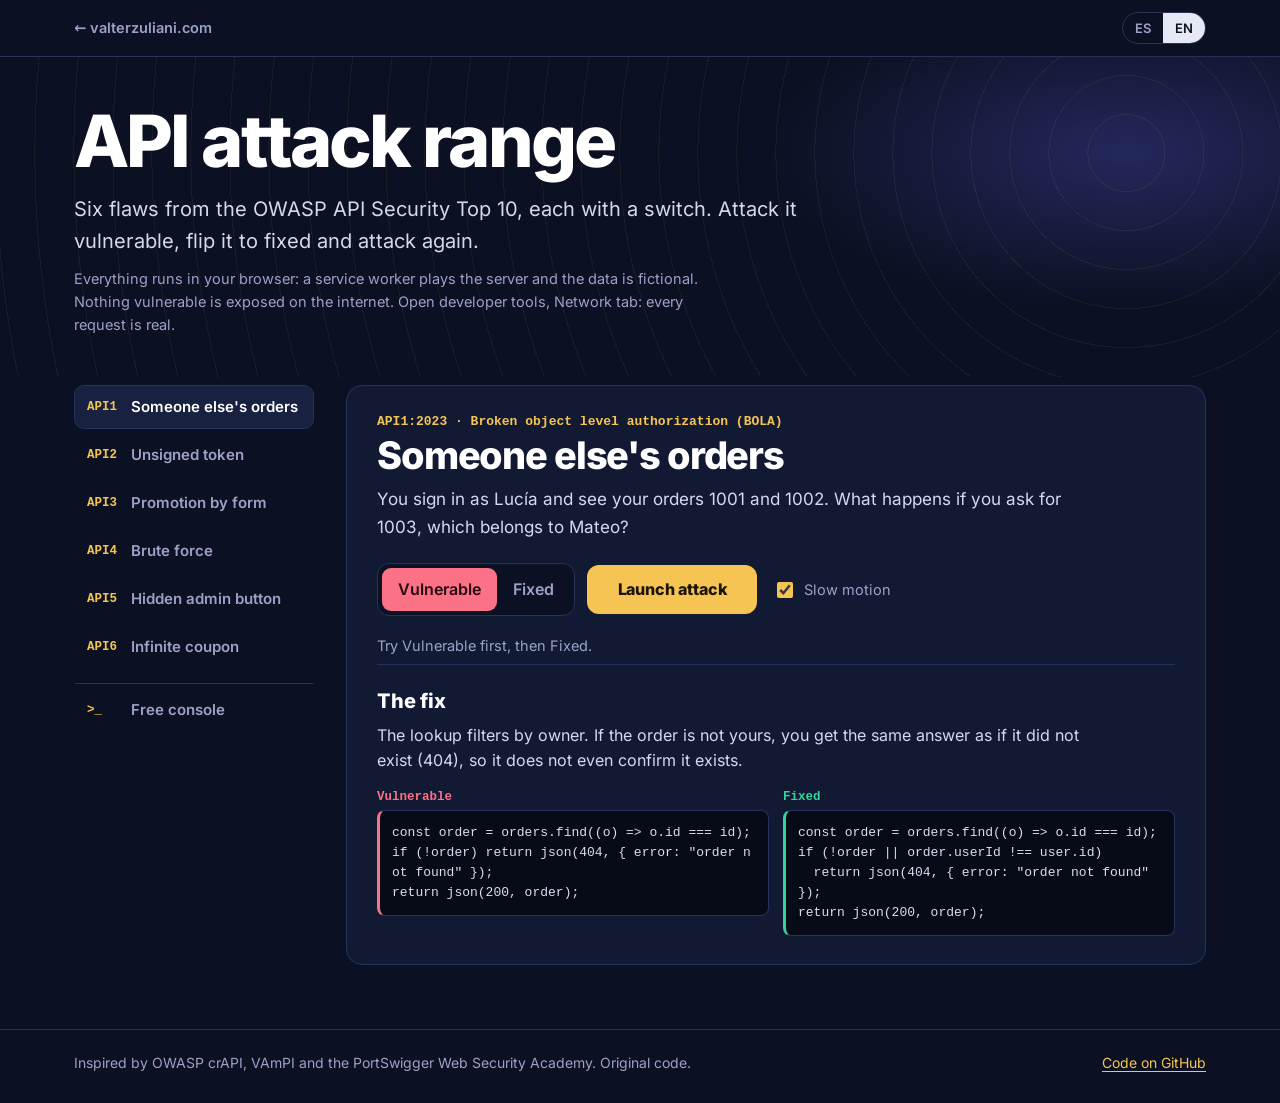
<file: range/index.html>
<!DOCTYPE html>
<html lang="en">
<head>
<meta charset="utf-8">
<meta name="viewport" content="width=device-width, initial-scale=1">
<title>API attack range · Valter Zuliani</title>
<meta name="description" content="Attack six OWASP API Security Top 10 flaws live, then switch to the fixed version and watch them bounce. Runs entirely in your browser.">
<meta property="og:title" content="API attack range · Valter Zuliani">
<meta property="og:description" content="Attack six OWASP API Top 10 flaws live, then switch to the fixed version and watch them bounce. Runs entirely in your browser.">
<meta property="og:image" content="https://valterzuliani.com/img/range-og.jpg">
<meta property="og:image:width" content="1200">
<meta property="og:image:height" content="628">
<meta property="og:type" content="website">
<meta property="og:url" content="https://valterzuliani.com/range/">
<meta name="twitter:card" content="summary_large_image">
<meta name="theme-color" content="#0b1022">
<link rel="icon" href="favicon.svg" type="image/svg+xml">
<link rel="stylesheet" href="style.css?v=4">
</head>
<body>
<noscript><p style="padding:24px">Este laboratorio necesita JavaScript. · This lab needs JavaScript.</p></noscript>
<div id="app"></div>
<script src="app.js?v=4"></script>
</body>
</html>
</file>
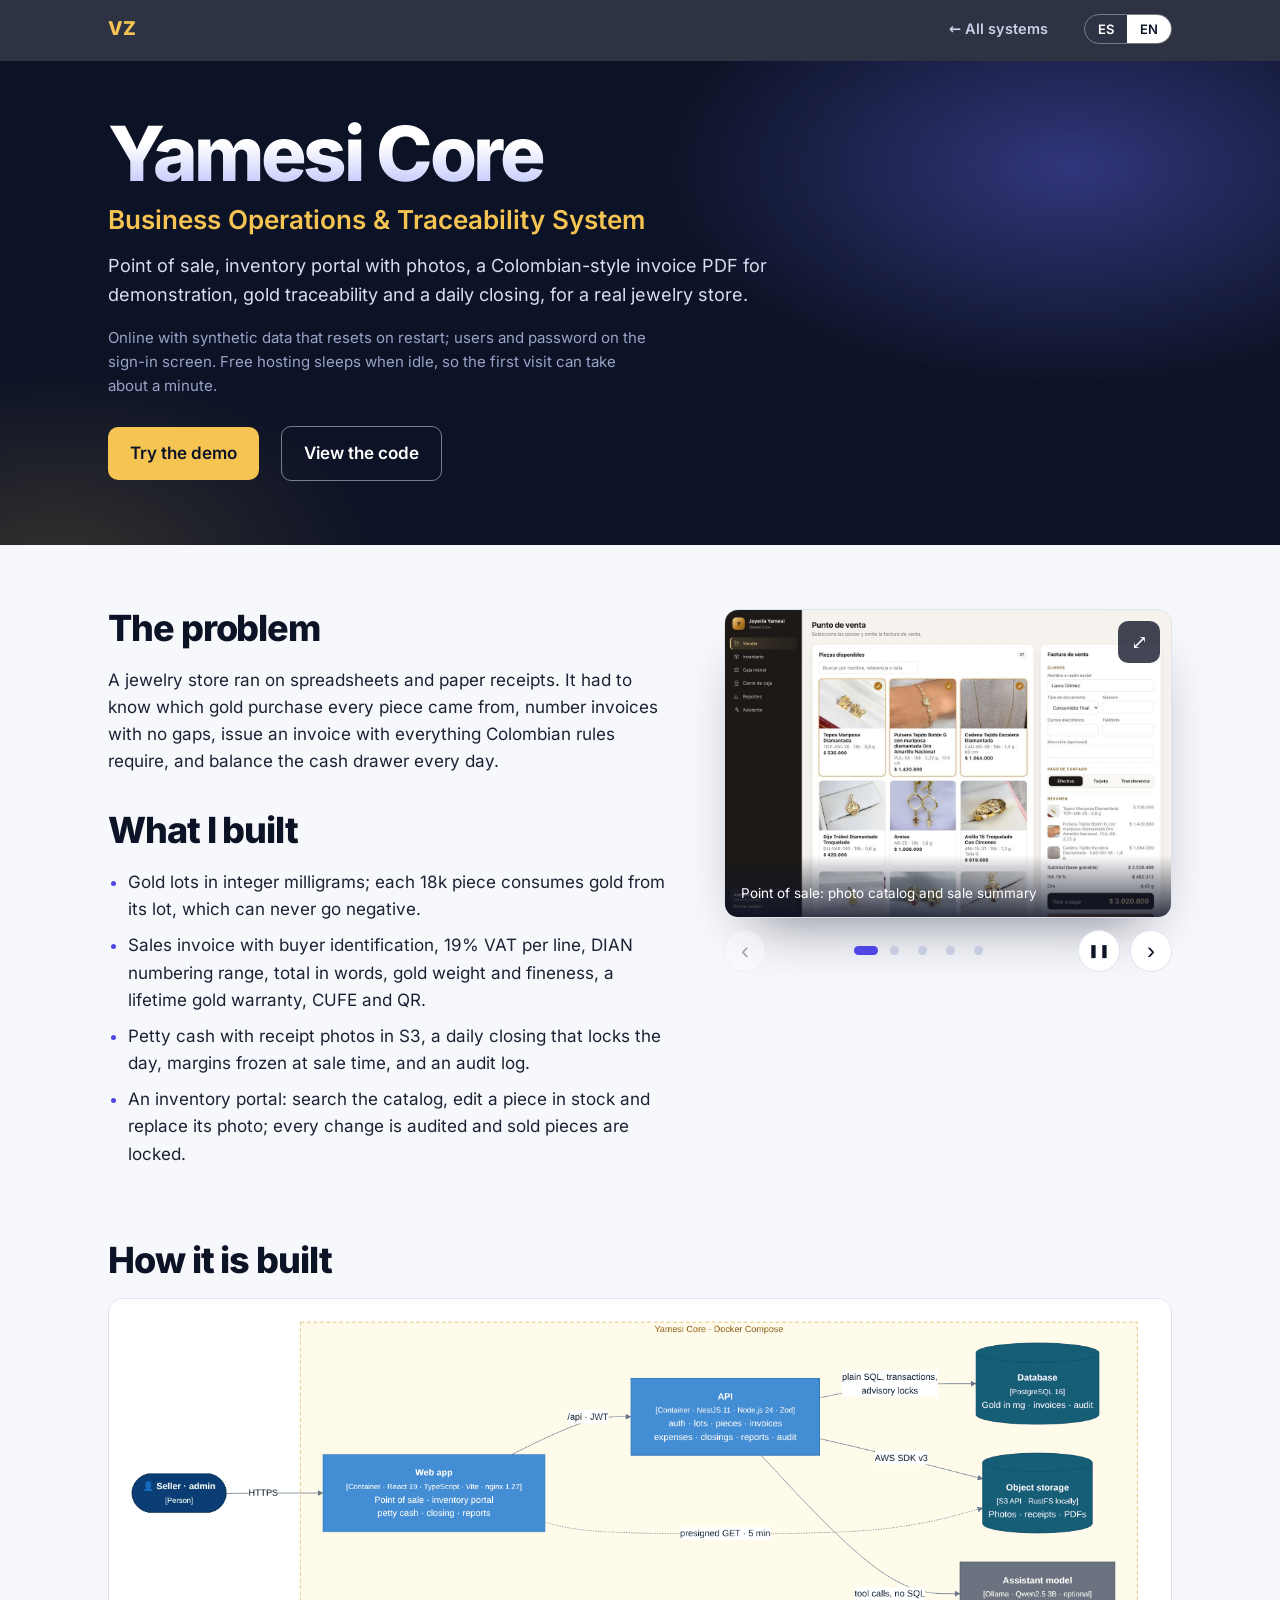
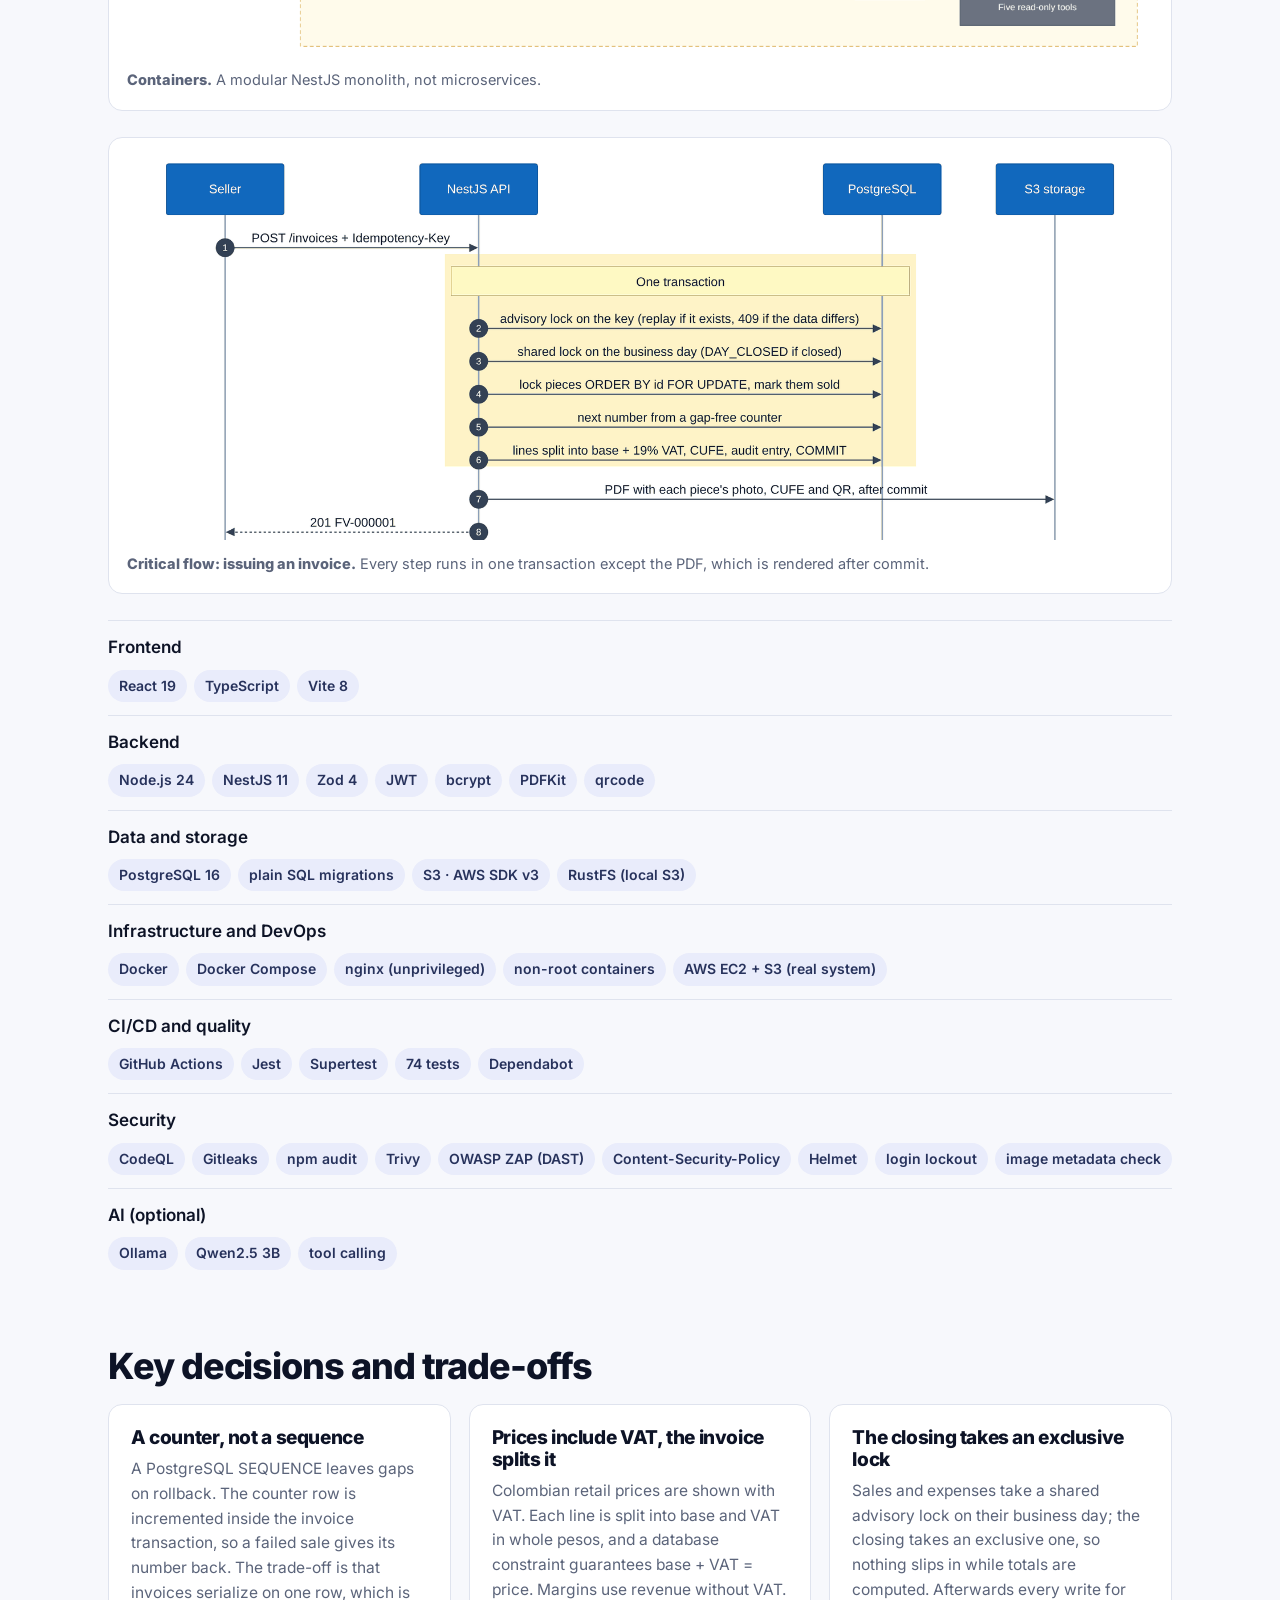
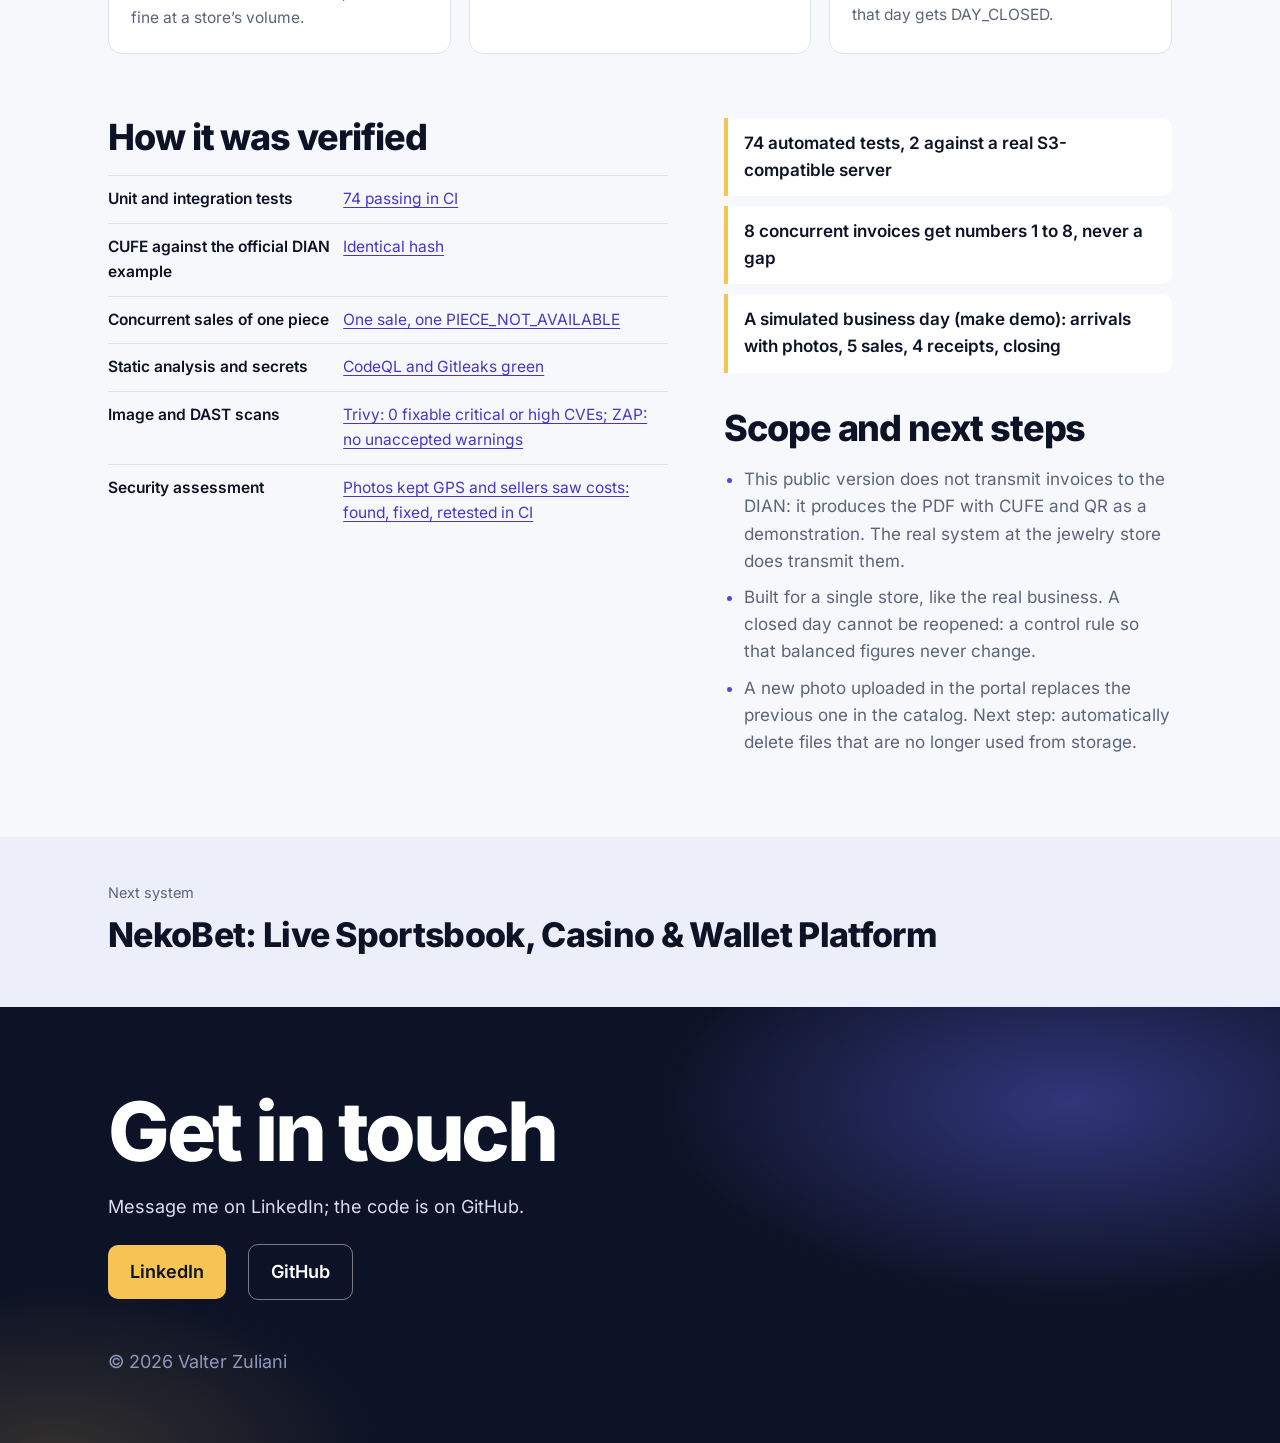
<file: yamesi/index.html>
<!DOCTYPE html>
<html lang="en">
<head>
<meta charset="utf-8">
<meta name="viewport" content="width=device-width, initial-scale=1">
<title>Yamesi Core · Valter Zuliani</title>
<meta name="description" content="Punto de venta, portal de inventario con fotos, una factura PDF de estilo colombiano para demostración, trazabilidad del oro y cierre diario, para una joyería real.">
<meta property="og:title" content="Yamesi Core · Valter Zuliani">
<meta property="og:description" content="Point of sale, inventory portal with photos, a Colombian-style invoice PDF for demonstration, gold traceability and a daily closing, for a real jewelry store.">
<meta property="og:image" content="https://valterzuliani.com/img/yamesi-sell.jpg">
<meta property="og:type" content="website">
<meta property="og:url" content="https://valterzuliani.com/yamesi/">
<meta name="twitter:card" content="summary_large_image">
<link rel="canonical" href="https://valterzuliani.com/yamesi/">
<meta name="theme-color" content="#0d1326">
<link rel="icon" href="../favicon.svg" type="image/svg+xml">
<link rel="stylesheet" href="../site.css?v=20261116a">
</head>
<body data-lang="en">
<script>(function(){var l;try{l=localStorage.getItem("vz-lang-choice")}catch(e){}if(l!=="es"&&l!=="en"){l="en"}document.body.setAttribute("data-lang",l);document.documentElement.lang=l})()</script>
<nav class="nav" aria-label="Principal"><div class="wrap nav-in"><a class="brand" href="../">VZ</a>
<a class="back" href="../#work" lang="es">← Todos los sistemas</a><a class="back" href="../#work" lang="en">← All systems</a>
<div class="langbar" role="group" aria-label="Idioma / Language" style="margin-left:0"><button value="es" aria-pressed="false">ES</button><button value="en" aria-pressed="true">EN</button></div></div>
<div class="progress" aria-hidden="true"><i></i></div></nav>

<div lang="es" class="tree">
<header class="chero"><div class="wrap">
  <h1>Yamesi Core</h1>
  <p class="title">Sistema de operaciones de negocio y trazabilidad</p>
  <p class="lede">Punto de venta, portal de inventario con fotos, una factura PDF de estilo colombiano para demostración, trazabilidad del oro y cierre diario, para una joyería real.</p>
  <p class="place">En línea con datos ficticios que se reinician al arrancar; usuarios y contraseña en la pantalla de ingreso. El hosting gratuito se duerme sin uso, así que la primera visita puede tardar cerca de un minuto.</p>
  <p class="cta"><a class="btn gold" href="https://yamesi.netlify.app" rel="noopener">Probar la demo</a><a class="btn ghost" href="https://github.com/vzuliani97/yamesi" rel="noopener">Ver el código</a></p>
</div></header>
<main id="main-es" class="wrap">
  <section class="csec cgrid">
    <div><h2>El problema</h2><p>Una joyería funcionaba con Excel y recibos en papel. Necesitaba saber de qué compra de oro sale cada pieza, numerar facturas sin huecos, emitir la factura con todo lo que exige la normativa colombiana y cuadrar la caja todos los días.</p>
      <h2 style="margin-top:36px">Lo que construí</h2><ul><li>Lotes de oro en miligramos enteros; cada pieza de 18k consume oro de su lote, que nunca puede quedar negativo.</li><li>Factura de venta con identificación del comprador, IVA del 19 % por línea, rango de numeración DIAN, valor en letras, peso y ley del oro, garantía de por vida del oro, CUFE y QR.</li><li>Caja menor con fotos de recibos en S3, cierre diario que bloquea el día, márgenes congelados al vender y registro de auditoría.</li><li>Un portal de inventario: buscar en el catálogo, editar una pieza en stock y cambiar su foto; cada cambio queda auditado y las piezas vendidas no se modifican.</li></ul></div>
    <div class="carousel" role="group" aria-roledescription="carousel" aria-label="Yamesi Core"><button class="expand" aria-label="Ver en pantalla completa">⤢</button><div class="track" tabindex="0"><figure class="slide"><img src="../img/yamesi-sell.jpg" width="1200" height="833" alt="Punto de venta: catálogo con fotos y resumen de la venta" loading="eager"><figcaption>Punto de venta: catálogo con fotos y resumen de la venta</figcaption></figure><figure class="slide"><img src="../img/yamesi-inventory.jpg" width="900" height="625" alt="Inventario: catálogo, valor de existencias y filtros" loading="lazy"><figcaption>Inventario: catálogo, valor de existencias y filtros</figcaption></figure><figure class="slide"><img src="../img/yamesi-invoice.jpg" width="900" height="624" alt="Factura en PDF con la foto, la referencia y el peso de cada pieza" loading="lazy"><figcaption>Factura en PDF con la foto, la referencia y el peso de cada pieza</figcaption></figure><figure class="slide"><img src="../img/yamesi-petty-cash.jpg" width="900" height="625" alt="Caja menor con las fotos de los recibos del día" loading="lazy"><figcaption>Caja menor con las fotos de los recibos del día</figcaption></figure><figure class="slide"><img src="../img/yamesi-edit.jpg" width="900" height="625" alt="Edición de una pieza del catálogo" loading="lazy"><figcaption>Edición de una pieza del catálogo</figcaption></figure></div><div class="cbar"><button class="arrow prev" aria-label="Anterior">‹</button><div class="dots"><button class="dot" aria-label="1 / 5"></button><button class="dot" aria-label="2 / 5"></button><button class="dot" aria-label="3 / 5"></button><button class="dot" aria-label="4 / 5"></button><button class="dot" aria-label="5 / 5"></button></div><button class="arrow next" aria-label="Siguiente">›</button></div></div>
  </section>
  <section class="csec"><h2>Cómo está hecho</h2><figure class="diagram"><img src="../img/yamesi-containers.png" width="1568" height="518" loading="lazy" alt="Contenedores"><figcaption><strong>Contenedores.</strong> Un monolito modular en NestJS, no microservicios.</figcaption></figure><figure class="diagram"><img src="../img/yamesi-flow.png" width="1800" height="675" loading="lazy" alt="Flujo crítico: emitir una factura"><figcaption><strong>Flujo crítico: emitir una factura.</strong> Todo ocurre en una transacción, salvo el PDF, que se genera después del commit.</figcaption></figure><dl class="skills"><div><dt>Frontend</dt><dd><ul class="chips"><li>React 19</li><li>TypeScript</li><li>Vite 8</li></ul></dd></div><div><dt>Backend</dt><dd><ul class="chips"><li>Node.js 24</li><li>NestJS 11</li><li>Zod 4</li><li>JWT</li><li>bcrypt</li><li>PDFKit</li><li>qrcode</li></ul></dd></div><div><dt>Datos y almacenamiento</dt><dd><ul class="chips"><li>PostgreSQL 16</li><li>plain SQL migrations</li><li>S3 · AWS SDK v3</li><li>RustFS (local S3)</li></ul></dd></div><div><dt>Infraestructura y DevOps</dt><dd><ul class="chips"><li>Docker</li><li>Docker Compose</li><li>nginx (unprivileged)</li><li>non-root containers</li><li>AWS EC2 + S3 (real system)</li></ul></dd></div><div><dt>CI/CD y calidad</dt><dd><ul class="chips"><li>GitHub Actions</li><li>Jest</li><li>Supertest</li><li>74 tests</li><li>Dependabot</li></ul></dd></div><div><dt>Seguridad</dt><dd><ul class="chips"><li>CodeQL</li><li>Gitleaks</li><li>npm audit</li><li>Trivy</li><li>OWASP ZAP (DAST)</li><li>Content-Security-Policy</li><li>Helmet</li><li>login lockout</li><li>image metadata check</li></ul></dd></div><div><dt>IA (opcional)</dt><dd><ul class="chips"><li>Ollama</li><li>Qwen2.5 3B</li><li>tool calling</li></ul></dd></div></dl></section>
  <section class="csec"><h2>Decisiones y concesiones</h2><ul class="cards"><li><h3>Un contador, no una secuencia</h3><p>Una SEQUENCE de PostgreSQL deja huecos cuando hay rollback. El contador se incrementa dentro de la transacción de la factura, así que una venta fallida devuelve su número. La concesión es que las facturas se serializan en una fila, aceptable al volumen de una tienda.</p></li><li><h3>El precio incluye IVA y la factura lo separa</h3><p>En Colombia el precio al público incluye IVA. Cada línea se separa en base e IVA en pesos enteros y una restricción en la base de datos garantiza base + IVA = precio. Los márgenes usan el ingreso sin IVA.</p></li><li><h3>El cierre toma un bloqueo exclusivo</h3><p>Ventas y gastos toman un bloqueo compartido sobre su día; el cierre toma uno exclusivo, así que nada se cuela mientras se calculan los totales. Después, cualquier escritura de ese día recibe DAY_CLOSED.</p></li></ul></section>
  <section class="csec cgrid"><div><h2>Cómo se comprobó</h2><table class="vtable"><tbody><tr><th scope="row">Pruebas unitarias y de integración</th><td><a href="https://github.com/vzuliani97/yamesi/actions" rel="noopener">74 aprobadas en CI</a></td></tr><tr><th scope="row">CUFE contra el ejemplo oficial de la DIAN</th><td><a href="https://github.com/vzuliani97/yamesi/blob/main/backend/test/unit/colombian-invoice.spec.ts" rel="noopener">Hash idéntico</a></td></tr><tr><th scope="row">Ventas simultáneas de una pieza</th><td><a href="https://github.com/vzuliani97/yamesi/blob/main/backend/test/e2e/invoices.e2e-spec.ts" rel="noopener">Una venta y un PIECE_NOT_AVAILABLE</a></td></tr><tr><th scope="row">Análisis estático y secretos</th><td><a href="https://github.com/vzuliani97/yamesi/actions" rel="noopener">CodeQL y Gitleaks en verde</a></td></tr><tr><th scope="row">Escaneo de imágenes y DAST</th><td><a href="https://github.com/vzuliani97/yamesi/blob/main/.zap/rules.tsv" rel="noopener">Trivy: 0 CVE críticas o altas corregibles; ZAP: sin alertas no aceptadas</a></td></tr><tr><th scope="row">Evaluación de seguridad</th><td><a href="https://github.com/vzuliani97/applied-cybersecurity#findings" rel="noopener">Las fotos conservaban el GPS y el vendedor veía costos: encontrado, corregido y probado en CI</a></td></tr></tbody></table></div>
    <div><ul class="proofs"><li>74 pruebas automatizadas, 2 contra un servidor compatible con S3</li><li>8 facturas simultáneas reciben los números 1 a 8, sin huecos</li><li>Un día de negocio simulado (make demo): llegadas con foto, 5 ventas, 4 recibos y cierre</li></ul><h2 style="margin-top:36px">Alcance y próximos pasos</h2><ul class="limits"><li>Esta versión pública no transmite facturas a la DIAN: genera el PDF con CUFE y QR como demostración. El sistema real de la joyería sí las transmite.</li><li>Está pensado para una sola tienda, como el negocio real. Un día cerrado no se reabre: es una regla de control para que las cifras ya cuadradas no cambien.</li><li>Al subir una foto nueva en el portal, reemplaza a la anterior en el catálogo. Próximo paso: borrar automáticamente del almacenamiento los archivos que ya no se usan.</li></ul></div></section>
</main>
<div class="nextcase"><div class="wrap"><span>Siguiente sistema</span><a href="../nekobet/">NekoBet: Plataforma de apuestas en vivo, casino y billetera</a></div></div>
<footer class="foot"><div class="wrap"><h2>Hablemos</h2><p>Escríbeme por LinkedIn; el código está en GitHub.</p>
  <p class="cta"><a class="btn gold" href="https://linkedin.com/in/valterzuliani" rel="noopener">LinkedIn</a><a class="btn ghost" href="https://github.com/vzuliani97" rel="noopener">GitHub</a></p>
  <p class="fine">© 2026 Valter Zuliani</p></div></footer>
</div>

<div lang="en" class="tree">
<header class="chero"><div class="wrap">
  <h1>Yamesi Core</h1>
  <p class="title">Business Operations &amp; Traceability System</p>
  <p class="lede">Point of sale, inventory portal with photos, a Colombian-style invoice PDF for demonstration, gold traceability and a daily closing, for a real jewelry store.</p>
  <p class="place">Online with synthetic data that resets on restart; users and password on the sign-in screen. Free hosting sleeps when idle, so the first visit can take about a minute.</p>
  <p class="cta"><a class="btn gold" href="https://yamesi.netlify.app" rel="noopener">Try the demo</a><a class="btn ghost" href="https://github.com/vzuliani97/yamesi" rel="noopener">View the code</a></p>
</div></header>
<main id="main-en" class="wrap">
  <section class="csec cgrid">
    <div><h2>The problem</h2><p>A jewelry store ran on spreadsheets and paper receipts. It had to know which gold purchase every piece came from, number invoices with no gaps, issue an invoice with everything Colombian rules require, and balance the cash drawer every day.</p>
      <h2 style="margin-top:36px">What I built</h2><ul><li>Gold lots in integer milligrams; each 18k piece consumes gold from its lot, which can never go negative.</li><li>Sales invoice with buyer identification, 19% VAT per line, DIAN numbering range, total in words, gold weight and fineness, a lifetime gold warranty, CUFE and QR.</li><li>Petty cash with receipt photos in S3, a daily closing that locks the day, margins frozen at sale time, and an audit log.</li><li>An inventory portal: search the catalog, edit a piece in stock and replace its photo; every change is audited and sold pieces are locked.</li></ul></div>
    <div class="carousel" role="group" aria-roledescription="carousel" aria-label="Yamesi Core"><button class="expand" aria-label="View full screen">⤢</button><div class="track" tabindex="0"><figure class="slide"><img src="../img/yamesi-sell.jpg" width="1200" height="833" alt="Point of sale: photo catalog and sale summary" loading="eager"><figcaption>Point of sale: photo catalog and sale summary</figcaption></figure><figure class="slide"><img src="../img/yamesi-inventory.jpg" width="900" height="625" alt="Inventory: catalog, stock value and filters" loading="lazy"><figcaption>Inventory: catalog, stock value and filters</figcaption></figure><figure class="slide"><img src="../img/yamesi-invoice.jpg" width="900" height="624" alt="Invoice PDF with each piece&#x27;s photo, reference and gold weight" loading="lazy"><figcaption>Invoice PDF with each piece&#x27;s photo, reference and gold weight</figcaption></figure><figure class="slide"><img src="../img/yamesi-petty-cash.jpg" width="900" height="625" alt="Petty cash with the day&#x27;s receipt photos" loading="lazy"><figcaption>Petty cash with the day&#x27;s receipt photos</figcaption></figure><figure class="slide"><img src="../img/yamesi-edit.jpg" width="900" height="625" alt="Editing a catalog piece" loading="lazy"><figcaption>Editing a catalog piece</figcaption></figure></div><div class="cbar"><button class="arrow prev" aria-label="Previous">‹</button><div class="dots"><button class="dot" aria-label="1 / 5"></button><button class="dot" aria-label="2 / 5"></button><button class="dot" aria-label="3 / 5"></button><button class="dot" aria-label="4 / 5"></button><button class="dot" aria-label="5 / 5"></button></div><button class="arrow next" aria-label="Next">›</button></div></div>
  </section>
  <section class="csec"><h2>How it is built</h2><figure class="diagram"><img src="../img/yamesi-containers.png" width="1568" height="518" loading="lazy" alt="Containers"><figcaption><strong>Containers.</strong> A modular NestJS monolith, not microservices.</figcaption></figure><figure class="diagram"><img src="../img/yamesi-flow.png" width="1800" height="675" loading="lazy" alt="Critical flow: issuing an invoice"><figcaption><strong>Critical flow: issuing an invoice.</strong> Every step runs in one transaction except the PDF, which is rendered after commit.</figcaption></figure><dl class="skills"><div><dt>Frontend</dt><dd><ul class="chips"><li>React 19</li><li>TypeScript</li><li>Vite 8</li></ul></dd></div><div><dt>Backend</dt><dd><ul class="chips"><li>Node.js 24</li><li>NestJS 11</li><li>Zod 4</li><li>JWT</li><li>bcrypt</li><li>PDFKit</li><li>qrcode</li></ul></dd></div><div><dt>Data and storage</dt><dd><ul class="chips"><li>PostgreSQL 16</li><li>plain SQL migrations</li><li>S3 · AWS SDK v3</li><li>RustFS (local S3)</li></ul></dd></div><div><dt>Infrastructure and DevOps</dt><dd><ul class="chips"><li>Docker</li><li>Docker Compose</li><li>nginx (unprivileged)</li><li>non-root containers</li><li>AWS EC2 + S3 (real system)</li></ul></dd></div><div><dt>CI/CD and quality</dt><dd><ul class="chips"><li>GitHub Actions</li><li>Jest</li><li>Supertest</li><li>74 tests</li><li>Dependabot</li></ul></dd></div><div><dt>Security</dt><dd><ul class="chips"><li>CodeQL</li><li>Gitleaks</li><li>npm audit</li><li>Trivy</li><li>OWASP ZAP (DAST)</li><li>Content-Security-Policy</li><li>Helmet</li><li>login lockout</li><li>image metadata check</li></ul></dd></div><div><dt>AI (optional)</dt><dd><ul class="chips"><li>Ollama</li><li>Qwen2.5 3B</li><li>tool calling</li></ul></dd></div></dl></section>
  <section class="csec"><h2>Key decisions and trade-offs</h2><ul class="cards"><li><h3>A counter, not a sequence</h3><p>A PostgreSQL SEQUENCE leaves gaps on rollback. The counter row is incremented inside the invoice transaction, so a failed sale gives its number back. The trade-off is that invoices serialize on one row, which is fine at a store’s volume.</p></li><li><h3>Prices include VAT, the invoice splits it</h3><p>Colombian retail prices are shown with VAT. Each line is split into base and VAT in whole pesos, and a database constraint guarantees base + VAT = price. Margins use revenue without VAT.</p></li><li><h3>The closing takes an exclusive lock</h3><p>Sales and expenses take a shared advisory lock on their business day; the closing takes an exclusive one, so nothing slips in while totals are computed. Afterwards every write for that day gets DAY_CLOSED.</p></li></ul></section>
  <section class="csec cgrid"><div><h2>How it was verified</h2><table class="vtable"><tbody><tr><th scope="row">Unit and integration tests</th><td><a href="https://github.com/vzuliani97/yamesi/actions" rel="noopener">74 passing in CI</a></td></tr><tr><th scope="row">CUFE against the official DIAN example</th><td><a href="https://github.com/vzuliani97/yamesi/blob/main/backend/test/unit/colombian-invoice.spec.ts" rel="noopener">Identical hash</a></td></tr><tr><th scope="row">Concurrent sales of one piece</th><td><a href="https://github.com/vzuliani97/yamesi/blob/main/backend/test/e2e/invoices.e2e-spec.ts" rel="noopener">One sale, one PIECE_NOT_AVAILABLE</a></td></tr><tr><th scope="row">Static analysis and secrets</th><td><a href="https://github.com/vzuliani97/yamesi/actions" rel="noopener">CodeQL and Gitleaks green</a></td></tr><tr><th scope="row">Image and DAST scans</th><td><a href="https://github.com/vzuliani97/yamesi/blob/main/.zap/rules.tsv" rel="noopener">Trivy: 0 fixable critical or high CVEs; ZAP: no unaccepted warnings</a></td></tr><tr><th scope="row">Security assessment</th><td><a href="https://github.com/vzuliani97/applied-cybersecurity#findings" rel="noopener">Photos kept GPS and sellers saw costs: found, fixed, retested in CI</a></td></tr></tbody></table></div>
    <div><ul class="proofs"><li>74 automated tests, 2 against a real S3-compatible server</li><li>8 concurrent invoices get numbers 1 to 8, never a gap</li><li>A simulated business day (make demo): arrivals with photos, 5 sales, 4 receipts, closing</li></ul><h2 style="margin-top:36px">Scope and next steps</h2><ul class="limits"><li>This public version does not transmit invoices to the DIAN: it produces the PDF with CUFE and QR as a demonstration. The real system at the jewelry store does transmit them.</li><li>Built for a single store, like the real business. A closed day cannot be reopened: a control rule so that balanced figures never change.</li><li>A new photo uploaded in the portal replaces the previous one in the catalog. Next step: automatically delete files that are no longer used from storage.</li></ul></div></section>
</main>
<div class="nextcase"><div class="wrap"><span>Next system</span><a href="../nekobet/">NekoBet: Live Sportsbook, Casino &amp; Wallet Platform</a></div></div>
<footer class="foot"><div class="wrap"><h2>Get in touch</h2><p>Message me on LinkedIn; the code is on GitHub.</p>
  <p class="cta"><a class="btn gold" href="https://linkedin.com/in/valterzuliani" rel="noopener">LinkedIn</a><a class="btn ghost" href="https://github.com/vzuliani97" rel="noopener">GitHub</a></p>
  <p class="fine">© 2026 Valter Zuliani</p></div></footer>
</div>
<dialog class="lb" aria-label="Imagen ampliada"><button class="x" aria-label="Cerrar">×</button><button class="nav-b pv" aria-label="Anterior">‹</button><img alt=""><button class="nav-b nx" aria-label="Siguiente">›</button><p></p></dialog>
<button class="totop" aria-label="Volver arriba">↑</button>
<script src="../site.js?v=20261116a"></script>
</body>
</html>
</file>
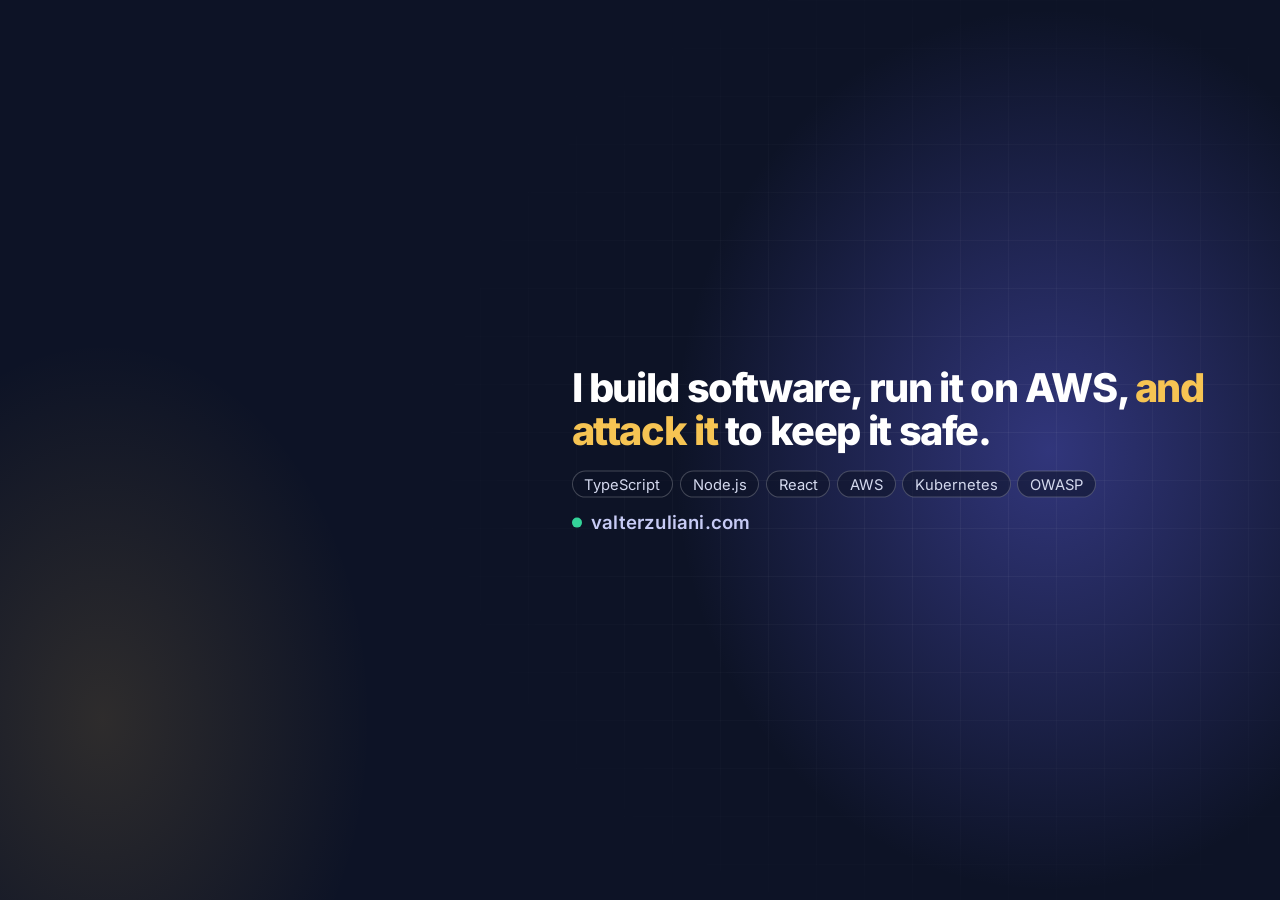
<file: brand/linkedin-banner.html>
<!DOCTYPE html>
<html lang="en">
<head>
<meta charset="utf-8">
<meta name="robots" content="noindex">
<meta name="viewport" content="width=device-width, initial-scale=1">
<title>LinkedIn banner · Valter Zuliani</title>
<style>
@font-face{font-family:Inter;font-weight:400;src:url(../fonts/inter-400.woff2) format("woff2")}
@font-face{font-family:Inter;font-weight:600;src:url(../fonts/inter-600.woff2) format("woff2")}
@font-face{font-family:Inter;font-weight:800;src:url(../fonts/inter-800.woff2) format("woff2")}
html,body{margin:0;height:100%;overflow:hidden}
body{background:#0d1326;color:#e6e9f5;font-family:Inter,system-ui,sans-serif;position:relative}
body::before{content:"";position:absolute;inset:0;background:
  radial-gradient(42% 70% at 82% 50%,rgba(99,102,241,.42),transparent 70%),
  radial-gradient(30% 60% at 8% 80%,rgba(246,196,83,.14),transparent 70%)}
body::after{content:"";position:absolute;inset:0;background-image:linear-gradient(rgba(255,255,255,.05) 1px,transparent 1px),linear-gradient(90deg,rgba(255,255,255,.05) 1px,transparent 1px);background-size:48px 48px;-webkit-mask-image:radial-gradient(60% 80% at 75% 50%,#000,transparent 75%);mask-image:radial-gradient(60% 80% at 75% 50%,#000,transparent 75%)}
/* the 4:1 band LinkedIn keeps, centred vertically */
.band{position:absolute;left:0;right:0;top:50%;transform:translateY(-50%);aspect-ratio:4/1;display:flex;align-items:center;justify-content:flex-end;padding:0 5.5%;z-index:1}
.copy{max-width:56%;text-align:left}
.line{font-weight:800;font-size:clamp(20px,3.1vw,44px);letter-spacing:-.035em;line-height:1.08;color:#fff;margin:0 0 .45em}
.line b{color:#f6c453;font-weight:800}
.stack{display:flex;flex-wrap:wrap;gap:.45em;margin:0 0 .9em;padding:0;list-style:none;font-size:clamp(10px,1.15vw,16px)}
.stack li{border:1px solid rgba(255,255,255,.22);border-radius:999px;padding:.25em .8em;color:#d4d9ee;background:rgba(13,19,38,.55)}
.url{font-weight:600;font-size:clamp(12px,1.45vw,20px);color:#c7cbf5;letter-spacing:.01em}
.url::before{content:"";display:inline-block;width:.55em;height:.55em;border-radius:50%;background:#34d399;margin-right:.5em;vertical-align:.08em}
</style>
</head>
<body>
<div class="band">
  <div class="copy">
    <p class="line">I build software, run it on AWS, <b>and attack it</b> to keep it safe.</p>
    <ul class="stack"><li>TypeScript</li><li>Node.js</li><li>React</li><li>AWS</li><li>Kubernetes</li><li>OWASP</li></ul>
    <span class="url">valterzuliani.com</span>
  </div>
</div>
</body>
</html>
</file>
<file: site.css>
@font-face{font-family:Inter;font-weight:400;font-display:swap;src:url(fonts/inter-400.woff2) format("woff2")}
@font-face{font-family:Inter;font-weight:600;font-display:swap;src:url(fonts/inter-600.woff2) format("woff2")}
@font-face{font-family:Inter;font-weight:800;font-display:swap;src:url(fonts/inter-800.woff2) format("woff2")}
:root{--ink:#0d1326;--ink2:#27325c;--paper:#f7f8fc;--card:#fff;--text:#1c2233;--muted:#5b647a;--line:#dfe3ee;--teal:#4338ca;--gold:#4f46e5;--goldlt:#f6c453}
*{box-sizing:border-box}
html{scroll-behavior:smooth}
html,body{overflow-x:clip}
body{margin:0;background:var(--paper);color:var(--text);font:400 17px/1.6 Inter,system-ui,sans-serif;-webkit-font-smoothing:antialiased}
body[data-lang="es"] .tree[lang="en"],body[data-lang="en"] .tree[lang="es"],body[data-lang="es"] .back[lang="en"],body[data-lang="en"] .back[lang="es"]{display:none}
.wrap{max-width:1120px;margin:0 auto;padding:0 28px}
a{color:var(--teal);text-underline-offset:3px}
a:focus-visible,button:focus-visible{outline:3px solid var(--goldlt);outline-offset:3px;border-radius:4px}
.nw{white-space:nowrap}
.skip{position:absolute;left:-999px}.skip:focus{left:12px;top:12px;background:#fff;padding:8px 12px;z-index:9}
.nav{position:sticky;top:0;z-index:20;background:rgba(13,19,38,.86);backdrop-filter:blur(10px);-webkit-backdrop-filter:blur(10px)}
.nav-in{display:flex;align-items:center;gap:24px;height:58px}
.brand{font-weight:800;color:var(--goldlt);text-decoration:none;letter-spacing:-.02em;font-size:19px}
.navlinks{display:flex;gap:6px;margin-left:auto}
.navlinks a{color:#c9cfe8;text-decoration:none;font-weight:600;font-size:14.5px;padding:7px 12px;border-radius:999px}
.navlinks a:hover{color:#fff;background:rgba(255,255,255,.08)}
.navlinks a.on{color:var(--ink);background:var(--goldlt)}
.progress{height:3px;background:transparent}.progress i{display:block;height:100%;width:0;background:linear-gradient(90deg,#6366f1,var(--goldlt))}
[id]{scroll-margin-top:76px}
.langbar{display:flex;border:1px solid rgba(255,255,255,.35);border-radius:999px;overflow:hidden}
.langbar button{font:600 13px Inter,sans-serif;color:#fff;background:none;border:0;padding:6px 13px;cursor:pointer}
.langbar button[aria-pressed="true"]{background:#fff;color:var(--ink)}
.hero{background:var(--ink);color:#eef0f8;overflow:hidden;position:relative}
.hero-grid{display:grid;grid-template-columns:minmax(0,1.05fr) minmax(0,.95fr);gap:56px;align-items:center;padding-top:72px;padding-bottom:96px}
h1{font-weight:800;font-size:clamp(52px,8.2vw,108px);line-height:.95;letter-spacing:-.045em;margin:0 0 22px;color:#fff}
.title{font-weight:600;font-size:clamp(20px,2.2vw,26px);line-height:1.25;margin:0 0 22px;color:var(--goldlt)}
.title span{display:block;color:#b9c0dc;font-weight:400;font-size:.78em;margin-top:4px}
.lede{font-size:18px;max-width:34em;margin:0 0 16px;color:#d9ddef}
.place{font-size:15px;color:#9aa3c7;max-width:36em;margin:0 0 28px}
.cta{display:flex;flex-wrap:wrap;gap:14px 22px;align-items:center;margin:0}
.btn{display:inline-block;background:#fff;color:var(--ink);font-weight:600;text-decoration:none;padding:13px 22px;border-radius:10px}
.btn:hover{background:var(--goldlt)}
.btn.gold{background:var(--goldlt)}.btn.gold:hover{background:#fff}
.btn.ghost{background:none;color:#fff;border:1px solid rgba(255,255,255,.45)}.btn.ghost:hover{background:rgba(255,255,255,.1)}
.plain{color:#fff;font-weight:600}
.hero-shots{position:relative;height:440px}
.hero-shots img{position:absolute;width:92%;height:auto;border-radius:12px;box-shadow:0 30px 60px -20px rgba(0,0,0,.6);border:1px solid rgba(255,255,255,.14)}
.hero-shots img:nth-child(1){right:-22%;top:-10px;transform:rotate(6deg);opacity:.75}
.hero-shots img:nth-child(2){right:-10%;top:40px;transform:rotate(3deg)}
.hero-shots img:nth-child(3){left:-2%;top:150px;transform:rotate(-2.5deg)}
@media (prefers-reduced-motion:no-preference){
 .hero-shots img{animation:rise .9s cubic-bezier(.2,.7,.2,1) both}
 .hero-shots img:nth-child(2){animation-delay:.12s}.hero-shots img:nth-child(3){animation-delay:.24s}
 @keyframes rise{from{opacity:0;translate:0 40px}}
 .hero-shots:not(.deck):hover img:nth-child(3){transform:rotate(-1deg) translateY(-8px)}
 .hero-shots img{transition:transform .35s ease}
}
h2{font-weight:800;font-size:clamp(30px,3.6vw,44px);letter-spacing:-.03em;line-height:1.1;margin:0 0 12px;color:var(--ink)}
main section{padding-top:88px;padding-bottom:24px}
.note{color:var(--muted);max-width:44em;margin:0 0 40px}
.case{display:grid;grid-template-columns:minmax(0,1.15fr) minmax(0,1fr);gap:48px;align-items:center;padding:44px 0;border-top:1px solid var(--line)}
.case.flip .shots{order:2}
.case.textonly{grid-template-columns:1fr;background:var(--ink);color:#e3e6f5;border-radius:18px;padding:40px 44px;border:0;margin-top:20px}
.case.textonly h3{color:#fff}.case.textonly .acts{margin-top:22px}.case.textonly .sub{color:var(--goldlt)}.case.textonly a{color:var(--goldlt)}.case.textonly li::marker{color:var(--goldlt)}
.case.textonly ul{columns:2;column-gap:44px}.case.textonly li{break-inside:avoid}
.case.flip .carousel{order:2}
.carousel{min-width:0}
.track{display:flex;overflow-x:auto;scroll-snap-type:x mandatory;scrollbar-width:none;border-radius:14px;border:1px solid var(--line);background:#0d1326;box-shadow:0 28px 56px -30px rgba(13,19,38,.6)}
.track::-webkit-scrollbar{display:none}
.slide{flex:0 0 100%;margin:0;scroll-snap-align:center;position:relative}
.slide img{display:block;width:100%;height:auto;aspect-ratio:16/11;object-fit:cover;object-position:top}
.slide figcaption{position:absolute;left:0;right:0;bottom:0;padding:28px 16px 12px;font-size:13.5px;color:#fff;background:linear-gradient(transparent,rgba(13,19,38,.85))}
.cbar{display:flex;align-items:center;justify-content:space-between;margin-top:12px}
.arrow{width:42px;height:42px;border-radius:50%;border:1px solid var(--line);background:#fff;color:var(--ink);font-size:24px;line-height:1;cursor:pointer;transition:background .15s,color .15s,transform .15s}
.arrow:hover{background:var(--gold);color:#fff;transform:scale(1.06)}
.arrow:disabled{opacity:.35;cursor:default;transform:none;background:#fff;color:var(--ink)}
.dots{display:flex;gap:2px}
.dot{width:26px;height:26px;border:0;background:none;padding:0;cursor:pointer;display:grid;place-items:center}
.dot::before{content:"";width:9px;height:9px;border-radius:999px;background:#c5cbe0;transition:width .2s,background .2s}
.dot[aria-current="true"]::before{width:24px;background:var(--gold)}
h3{font-weight:800;font-size:28px;letter-spacing:-.02em;line-height:1.15;margin:0;color:var(--ink)}
.sub{font-weight:600;color:var(--gold);margin:4px 0 14px}
ul{margin:0;padding-left:20px}
li{margin:0 0 9px}
li::marker{color:var(--gold)}
.acts{display:flex;flex-wrap:wrap;gap:10px;margin:20px 0 0}
.act{display:inline-block;padding:10px 16px;border-radius:10px;border:1px solid var(--line);background:#fff;color:var(--ink);font-weight:600;font-size:15px;text-decoration:none;transition:border-color .15s,transform .15s}
.act:hover{border-color:var(--gold);transform:translateY(-1px)}
.act.primary{background:var(--gold);border-color:var(--gold);color:#fff}.act.primary:hover{background:#4338ca}
.case.textonly .act{background:transparent;border-color:rgba(255,255,255,.3);color:#fff}
.proof{background:#fff;border-bottom:1px solid var(--line)}
.proof ul{list-style:none;display:grid;grid-template-columns:repeat(4,1fr);gap:28px;padding-top:26px;padding-bottom:26px;margin:0 auto}
.proof li{margin:0;display:flex;flex-direction:column}
.proof b{font-weight:800;font-size:30px;letter-spacing:-.03em;color:var(--gold);line-height:1.1}
.proof span{font-size:14.5px;color:var(--muted);line-height:1.4;margin-top:4px}
.slide img,.diagram img{cursor:zoom-in}
dialog.lb{border:0;padding:0;background:transparent;width:100vw;max-width:100vw;height:100vh;max-height:100vh;display:none;place-items:center;align-content:center}
dialog.lb[open]{display:grid}
dialog.lb::backdrop{background:rgba(8,11,24,.9)}
dialog.lb img{display:block;max-width:min(96vw,1500px);max-height:84vh;width:auto;height:auto;border-radius:10px;background:#fff}
dialog.lb p{color:#fff;margin:10px 0 0;font-size:14.5px;text-align:center}
dialog.lb button{position:fixed;width:48px;height:48px;border-radius:50%;border:0;background:#fff;color:var(--ink);font-size:26px;cursor:pointer;z-index:2}
dialog.lb .x{top:14px;right:16px}
dialog.lb .nav-b{top:50%;translate:0 -50%}
dialog.lb .pv{left:14px}dialog.lb .nx{right:14px}
dialog.lb .nav-b[hidden]{display:none}
.carousel{position:relative}
.expand{position:absolute;top:12px;right:12px;z-index:2;width:42px;height:42px;border-radius:10px;border:0;background:rgba(13,19,38,.78);color:#fff;font-size:20px;cursor:pointer}
.expand:hover{background:var(--gold)}
.chero{background:var(--ink);color:#d9ddef;padding:56px 0 64px}
.chero h1{font-size:clamp(40px,6vw,76px);margin-bottom:10px}
.chero .title{margin-bottom:16px}
.chero .lede{max-width:44em}
.back{color:#c9cfe8;text-decoration:none;font-weight:600;font-size:14.5px;margin-left:auto;padding:7px 12px;border-radius:999px}
.back:hover{color:#fff;background:rgba(255,255,255,.08)}
.cgrid{display:grid;grid-template-columns:minmax(0,1.25fr) minmax(0,1fr);gap:56px;align-items:start}
.csec{padding:64px 0 0}
.csec h2{font-size:clamp(26px,3vw,36px);margin-bottom:18px}
.csec p{max-width:46em}
.cards{display:grid;grid-template-columns:repeat(3,minmax(0,1fr));gap:18px;list-style:none;padding:0;margin:0}
.cards li{background:#fff;border:1px solid var(--line);border-radius:14px;padding:22px;margin:0}
.cards h3{font-size:19px;margin-bottom:8px}
.cards p{margin:0;font-size:15.5px;color:var(--muted)}
.diagram{margin:0 0 26px;background:#fff;border:1px solid var(--line);border-radius:14px;padding:18px;overflow-x:auto}
.diagram img{display:block;max-width:100%;height:auto;margin:0 auto}
.diagram figcaption{font-size:14.5px;color:var(--muted);margin-top:12px}
.vtable{width:100%;border-collapse:collapse;font-size:15.5px}
.vtable th,.vtable td{text-align:left;padding:11px 12px 11px 0;border-top:1px solid var(--line);vertical-align:top}
.vtable th{font-weight:600;color:var(--ink);width:42%}
.limits{color:var(--muted)}
.proofs{list-style:none;padding:0;margin:0;display:grid;gap:10px}
.proofs li{margin:0;padding:12px 16px;border-left:4px solid var(--goldlt);background:#fff;border-radius:0 10px 10px 0;font-weight:600;color:var(--ink)}
.nextcase{margin:72px 0 0;padding:44px 0;background:#eceffa}
.nextcase a{font-weight:800;font-size:clamp(24px,3vw,34px);letter-spacing:-.02em;color:var(--ink);text-decoration:none}
.nextcase a:hover{color:var(--gold)}
.nextcase span{display:block;color:var(--muted);font-size:14.5px;margin-bottom:4px}
.totop{position:fixed;right:18px;bottom:18px;width:46px;height:46px;border-radius:50%;border:0;background:var(--gold);color:#fff;font-size:20px;cursor:pointer;box-shadow:0 10px 24px -8px rgba(13,19,38,.6);opacity:0;pointer-events:none;transition:opacity .2s;z-index:15}
.totop.show{opacity:1;pointer-events:auto}
.chips{list-style:none;display:flex;flex-wrap:wrap;gap:7px;padding:0;margin:8px 0 0}
.chips li{margin:0;padding:5px 11px;border-radius:999px;background:#e9ecfb;color:#27325c;font-size:14px;font-weight:600}
.band{background:#eceffa;margin-top:72px;padding-bottom:72px}
.job{display:grid;grid-template-columns:190px minmax(0,1fr);gap:32px;padding:30px 0;border-top:1px solid #d5daec}
.job:first-of-type{margin-top:28px}
.when{margin:4px 0 0;font-weight:600;color:var(--ink2);font-size:15px}
.job h3{font-size:23px}
.role{margin:2px 0 0;font-weight:600;color:var(--gold)}
.where{margin:2px 0 12px;font-size:14.5px;color:var(--muted)}
.job ul{max-width:46em}
.two{display:grid;grid-template-columns:minmax(0,1.1fr) minmax(0,1fr);gap:64px;padding-bottom:88px}
.two>div{min-width:0}
.skills{margin:24px 0 0}
.skills dd .nw{white-space:normal}
.edu .nw,.where .nw{white-space:normal}
.skills div{padding:13px 0;border-top:1px solid var(--line)}
.skills dt{font-weight:600;color:var(--ink)}
.skills dd{margin:2px 0 0;color:var(--muted)}
.edu{list-style:none;padding:0;margin:24px 0 0}
.edu li{padding:13px 0;border-top:1px solid var(--line);margin:0}
.edu strong{display:block;color:var(--ink)}
.edu span{color:var(--muted);font-size:15.5px}
.edu small{display:block;color:var(--muted);font-size:14px;margin-top:6px}
.foot{background:var(--ink);color:#d9ddef;padding:80px 0 44px}
.foot h2{color:#fff}
.foot p{margin:0 0 22px}
.fine{font-size:13.5px;color:#8e97bd;margin-top:48px!important}
@media (max-width:860px){
  body{font-size:16px}
  .hero-grid{grid-template-columns:1fr;padding-top:44px;padding-bottom:56px;gap:36px}
  .hero-shots:not(.deck){height:auto;display:grid}
  .hero-shots:not(.deck) img{position:static;width:100%;transform:none!important}
  .hero-shots:not(.deck) img:nth-child(1),.hero-shots:not(.deck) img:nth-child(2){display:none}
  .case,.case.flip{grid-template-columns:1fr;gap:26px;padding:34px 0}
  .case.flip .carousel{order:0}
  .nav-in{flex-wrap:wrap;height:auto;padding-top:8px;padding-bottom:8px;gap:8px 12px}
  .langbar{margin-left:auto}
  .navlinks{order:3;width:100%;margin:0;overflow-x:auto;gap:2px}
  .navlinks a{padding:6px 10px;font-size:14px;white-space:nowrap}
  [id]{scroll-margin-top:104px}
  .proof ul{grid-template-columns:1fr 1fr;gap:18px}
  .cgrid{grid-template-columns:1fr;gap:28px}
  .cards{grid-template-columns:1fr}
  .back{font-size:13.5px;padding:6px 8px}
  .vtable th{width:auto}
  .case.textonly{padding:28px 22px}.case.textonly ul{columns:1}
  .job{grid-template-columns:1fr;gap:4px}
  .two{grid-template-columns:1fr;gap:20px}
  main section{padding-top:60px}
}
@media (prefers-reduced-motion:reduce){html{scroll-behavior:auto}}

/* ---- 2026-11 refresh: spacing fix, hero deck, motion ---- */
main>section.wrap{padding-top:88px}
.hero::before,.chero::before,.foot::before{content:"";position:absolute;inset:-20% -10%;pointer-events:none;background:radial-gradient(38% 46% at 78% 30%,rgba(99,102,241,.42),transparent 70%),radial-gradient(30% 40% at 12% 88%,rgba(246,196,83,.16),transparent 70%)}
.hero::after{content:"";position:absolute;inset:0;pointer-events:none;background-image:linear-gradient(rgba(255,255,255,.045) 1px,transparent 1px),linear-gradient(90deg,rgba(255,255,255,.045) 1px,transparent 1px);background-size:56px 56px;-webkit-mask-image:radial-gradient(70% 80% at 70% 40%,#000,transparent 75%);mask-image:radial-gradient(70% 80% at 70% 40%,#000,transparent 75%)}
.chero,.foot{position:relative;overflow:hidden}
.hero>.wrap,.chero>.wrap,.foot>.wrap{position:relative;z-index:1}
h1{background:linear-gradient(180deg,#fff 35%,#b8bffb);-webkit-background-clip:text;background-clip:text;-webkit-text-fill-color:transparent;padding-bottom:.06em}
.btn,.act,.plain{transition:background .18s,color .18s,transform .18s,box-shadow .18s,border-color .18s}
.btn:hover{transform:translateY(-2px);box-shadow:0 14px 28px -14px rgba(246,196,83,.7)}
.btn.ghost:hover{box-shadow:none}
.act.primary{box-shadow:0 12px 24px -14px rgba(79,70,229,.9)}

/* hero deck: the three systems shuffle */
.hero-shots.deck{height:auto;aspect-ratio:1.16;cursor:pointer;-webkit-tap-highlight-color:transparent}
.hero-shots.deck img{left:7%;right:auto;top:46%;width:86%;border-color:rgba(255,255,255,.22);transition:transform .9s cubic-bezier(.2,.7,.2,1),opacity .9s,filter .9s;will-change:transform}
.hero-shots.deck img.p0{transform:translate(0,-50%) rotate(-2deg);z-index:3;opacity:1;filter:none;box-shadow:0 40px 80px -24px rgba(0,0,0,.75),0 0 0 1px rgba(255,255,255,.08),0 0 90px -10px rgba(99,102,241,.55)}
.hero-shots.deck img.p1{transform:translate(9%,-66%) rotate(5deg) scale(.9);z-index:2;opacity:.8;filter:brightness(.72)}
.hero-shots.deck img.p2{transform:translate(-9%,-34%) rotate(-7deg) scale(.82);z-index:1;opacity:.55;filter:brightness(.55)}
.deck-cap{position:absolute;left:7%;right:7%;bottom:0;display:flex;align-items:center;justify-content:space-between;gap:16px;font-size:14.5px;font-weight:600;color:#d9ddef}
.deck-ticks{display:flex;gap:6px}
.deck-ticks i{width:22px;height:3px;border-radius:3px;background:rgba(255,255,255,.22);transition:background .4s,width .4s}
.deck-ticks i.on{background:var(--goldlt);width:38px}

/* case rows: each system gets its own plate behind the screenshots */
.case .track{box-shadow:14px 14px 0 0 var(--plate,#c7cbf5),0 28px 56px -30px rgba(13,19,38,.6)}
.case.flip .track{box-shadow:-14px 14px 0 0 var(--plate,#c7cbf5),0 28px 56px -30px rgba(13,19,38,.6)}
.case:nth-of-type(1){--plate:#f6c453}.case:nth-of-type(2){--plate:#6366f1}.case:nth-of-type(3){--plate:#fb7185}
.case .cbar{margin-top:26px}
.cbar{gap:10px}
.cbar .dots{flex:1;justify-content:center}
.auto{width:42px;height:42px;border-radius:50%;border:1px solid var(--line);background:#fff;color:var(--ink);font-size:13px;line-height:1;cursor:pointer;transition:background .15s,color .15s}
.auto:hover{background:var(--ink);color:#fff}
.carousel.playing .dot[aria-current="true"]::before{background:linear-gradient(90deg,var(--gold) 50%,#c5cbe0 50%);background-size:200% 100%;background-position:100% 0;animation:dotfill var(--auto,4.8s) linear forwards}
@keyframes dotfill{to{background-position:0 0}}

/* experience as a timeline */
.job{border-top:0;padding:0}
.job:first-of-type{margin-top:36px}
.job>.when{padding-top:2px}
.job>div{position:relative;border-left:2px solid #cdd3ec;padding:0 0 40px 34px}
.job:last-of-type>div{padding-bottom:8px;border-left-color:transparent}
.job>div::before{content:"";position:absolute;left:-8px;top:7px;width:14px;height:14px;border-radius:50%;background:#eceffa;border:3px solid var(--gold)}
.job:first-of-type>div::before{background:var(--goldlt);border-color:var(--goldlt)}
.job:first-of-type>div::after{content:"";position:absolute;left:-8px;top:7px;width:14px;height:14px;border-radius:50%;border:2px solid var(--goldlt);opacity:0}
.chips li{transition:background .15s,color .15s,transform .15s}
.chips li:hover{background:var(--gold);color:#fff;transform:translateY(-2px)}
.cards li{transition:transform .2s,box-shadow .2s,border-color .2s}
.cards li:hover{transform:translateY(-4px);border-color:#c7cbf5;box-shadow:0 22px 40px -28px rgba(13,19,38,.55)}
.foot h2{font-size:clamp(40px,6.4vw,84px);letter-spacing:-.04em;margin-bottom:16px}
.foot p{font-size:18px}

@media (prefers-reduced-motion:no-preference){
 .hero::before{animation:drift 16s ease-in-out infinite alternate}
 @keyframes drift{to{transform:translate(-6%,5%) scale(1.12)}}
 .hero-text>*,.chero .wrap>*{animation:up .8s cubic-bezier(.2,.7,.2,1) both}
 .hero-text>:nth-child(2),.chero .wrap>:nth-child(2){animation-delay:.08s}
 .hero-text>:nth-child(3),.chero .wrap>:nth-child(3){animation-delay:.16s}
 .hero-text>:nth-child(4),.chero .wrap>:nth-child(4){animation-delay:.24s}
 .hero-text>:nth-child(5),.chero .wrap>:nth-child(5){animation-delay:.32s}
 @keyframes up{from{opacity:0;translate:0 26px}}
 .job:first-of-type>div::after{animation:ping 2.4s ease-out infinite}
 @keyframes ping{from{opacity:.9;transform:scale(1)}to{opacity:0;transform:scale(2.6)}}
 .js .rv{opacity:0;translate:0 30px;transition:opacity .7s ease,translate .7s cubic-bezier(.2,.7,.2,1)}
 .js .rv.in{opacity:1;translate:none}
 .js .case.rv .carousel{translate:-36px 0;transition:translate .9s cubic-bezier(.2,.7,.2,1)}
 .js .case.flip.rv .carousel{translate:36px 0}
 .js .case.rv.in .carousel{translate:none}
 .js .proof li.rv:nth-child(2){transition-delay:.08s}.js .proof li.rv:nth-child(3){transition-delay:.16s}.js .proof li.rv:nth-child(4){transition-delay:.24s}
 .js .cards li.rv:nth-child(2){transition-delay:.08s}.js .cards li.rv:nth-child(3){transition-delay:.16s}
}
@media (prefers-reduced-motion:reduce){.hero-shots.deck img{transition:none}}
@media print{.rv{opacity:1!important;translate:none!important}}
@media (max-width:860px){
  main>section.wrap{padding-top:60px}
  .hero-shots.deck{aspect-ratio:1.22}
  .case .track,.case.flip .track{box-shadow:8px 8px 0 0 var(--plate,#c7cbf5),0 28px 56px -30px rgba(13,19,38,.6)}
  .case .cbar{margin-top:20px}
  .job>div{padding-left:22px;margin-top:8px}
  .job{margin-left:8px}
  .job>.when{padding:0 0 0 24px;margin-bottom:-2px}
}

/* live lab button inside the dark Applied Cyber Security card */
.case.textonly .act.primary{background:var(--goldlt);border-color:var(--goldlt);color:var(--ink)}
.case.textonly .act.primary:hover{background:#fff}
.case.textonly li strong{color:#fff}
</file>
<file: cloud/style.css>
@font-face{font-family:Inter;font-weight:400;font-display:swap;src:url(../fonts/inter-400.woff2) format("woff2")}
@font-face{font-family:Inter;font-weight:600;font-display:swap;src:url(../fonts/inter-600.woff2) format("woff2")}
@font-face{font-family:Inter;font-weight:800;font-display:swap;src:url(../fonts/inter-800.woff2) format("woff2")}
:root{
  --bg:#0b1022;--panel:#121a33;--panel2:#18213f;--line:#26325a;--text:#e6e9f5;--muted:#9aa3c7;
  --gold:#f6c453;--indigo:#6366f1;--breach:#fb7185;--safe:#34d399;
  --mono:ui-monospace,"SF Mono",Menlo,Consolas,"Liberation Mono",monospace;
}
*{box-sizing:border-box}
html{scroll-behavior:smooth}
body{margin:0;background:var(--bg);color:var(--text);font:400 16px/1.6 Inter,system-ui,sans-serif;-webkit-font-smoothing:antialiased}
.wrap{max-width:1180px;margin:0 auto;padding:0 24px}
a{color:var(--gold);text-underline-offset:3px}
button{font:inherit;color:inherit;cursor:pointer}
button:disabled{cursor:progress}
:focus-visible{outline:3px solid var(--gold);outline-offset:2px;border-radius:6px}
.sr{position:absolute;width:1px;height:1px;overflow:hidden;clip:rect(0 0 0 0)}

.top{border-bottom:1px solid var(--line)}
.top .wrap{display:flex;align-items:center;justify-content:space-between;height:56px}
.back{color:var(--muted);text-decoration:none;font-weight:600;font-size:14.5px}
.back:hover{color:#fff}
.lang{display:flex;border:1px solid var(--line);border-radius:999px;overflow:hidden}
.lang button{background:none;border:0;padding:5px 12px;font-size:13px;font-weight:600;color:var(--muted)}
.lang button[aria-pressed="true"]{background:var(--text);color:var(--bg)}

.hero{position:relative;overflow:hidden;padding:48px 0 40px}
.hero::before{content:"";position:absolute;inset:0;pointer-events:none;
  background:
    repeating-radial-gradient(circle at 88% 30%,transparent 0 38px,rgba(246,196,83,.07) 38px 39px),
    radial-gradient(40% 70% at 88% 30%,rgba(99,102,241,.28),transparent 70%)}
.hero .wrap{position:relative}
h1{font-weight:800;font-size:clamp(38px,6.4vw,72px);line-height:1;letter-spacing:-.04em;margin:0 0 16px;color:#fff;max-width:12ch}
.lede{font-size:clamp(17px,1.6vw,20px);max-width:38em;margin:0 0 10px;color:#d4d9ee}
.where{font-size:14.5px;color:var(--muted);max-width:44em;margin:0}


h2{margin:0 0 10px;font-weight:800;font-size:clamp(28px,3vw,38px);letter-spacing:-.03em;line-height:1.1;color:#fff}

.controls{display:flex;flex-wrap:wrap;gap:12px;align-items:center;margin-bottom:18px}
.switch{display:inline-flex;background:var(--bg);border:1px solid var(--line);border-radius:12px;padding:4px}
.switch button{background:none;border:0;border-radius:9px;padding:9px 16px;font-weight:600;color:var(--muted);transition:background .18s,color .18s}
.switch button[aria-checked="true"][data-mode="vulnerable"]{background:var(--breach);color:#2a0a12}
.switch button[aria-checked="true"][data-mode="fixed"]{background:var(--safe);color:#04261a}
.launch{border:0;border-radius:12px;padding:12px 22px;font-weight:800;letter-spacing:-.01em;background:var(--gold);color:#1d1404;transition:transform .15s,box-shadow .15s;min-width:170px}
.launch:hover:not(:disabled){transform:translateY(-2px);box-shadow:0 12px 26px -12px rgba(246,196,83,.8)}
.launch:disabled{opacity:.75}
.ghost{background:none;border:1px solid var(--line);border-radius:12px;padding:11px 16px;font-weight:600;color:var(--text)}
.ghost:hover{border-color:var(--muted)}
.note{color:var(--safe);font-size:14px}
.hint{color:var(--muted);font-size:14.5px;margin:0 0 6px}

.verdict{border-radius:12px;padding:16px 18px;margin:4px 0 18px;border:1px solid}
.verdict strong{display:block;font-size:19px;letter-spacing:-.01em;color:#fff}
.verdict p{margin:4px 0 0;color:#d4d9ee}
.verdict .badge{display:inline-block;font:600 12px var(--mono);border-radius:6px;padding:2px 8px;margin-bottom:8px}
.verdict.br{background:rgba(251,113,133,.1);border-color:rgba(251,113,133,.5)}
.verdict.br .badge{background:var(--breach);color:#2a0a12}
.verdict.ok{background:rgba(52,211,153,.09);border-color:rgba(52,211,153,.45)}
.verdict.ok .badge{background:var(--safe);color:#04261a}
.verdict.err{background:rgba(246,196,83,.08);border-color:rgba(246,196,83,.45)}
@media (prefers-reduced-motion:no-preference){.verdict{animation:pop .35s cubic-bezier(.2,.8,.2,1)}@keyframes pop{from{opacity:0;transform:translateY(8px)}}}

.log{margin:0 0 22px}
.count{margin:0 0 8px;font:600 12.5px var(--mono);color:var(--muted)}
.ex{border:1px solid var(--line);border-radius:10px;margin-bottom:6px;background:var(--bg)}
.ex.key{border-color:var(--gold)}
.more{margin:0 0 6px}
.more>summary{cursor:pointer;font:600 13px var(--mono);color:var(--gold);padding:8px 12px;border:1px dashed var(--line);border-radius:10px;list-style:none}
.more>summary::-webkit-details-marker{display:none}
.more[open]>summary{margin-bottom:6px}
.ex summary{display:grid;grid-template-columns:28px 64px minmax(0,1fr) auto 64px;gap:10px;align-items:center;padding:8px 12px;cursor:pointer;list-style:none;font:13.5px var(--mono)}
.ex summary::-webkit-details-marker{display:none}
.ex .num{color:var(--muted)}
.ex .m{font-weight:600;color:#c7cbf5}
.ex .p{overflow:hidden;text-overflow:ellipsis;white-space:nowrap}
.ex .ms{color:var(--muted);text-align:right}
.st{font-weight:600;border-radius:6px;padding:1px 8px}
.st.s2{background:rgba(52,211,153,.16);color:var(--safe)}
.st.s4{background:rgba(246,196,83,.14);color:var(--gold)}
.st.s5{background:rgba(251,113,133,.16);color:var(--breach)}
.pair{display:grid;grid-template-columns:1fr 1fr;gap:12px;padding:0 12px 12px}
.pair h4{margin:4px 0 6px;font-size:12.5px;color:var(--muted);font-weight:600}
pre{margin:0;font:13px/1.55 var(--mono);white-space:pre-wrap;word-break:break-all;background:#070b18;border:1px solid var(--line);border-radius:8px;padding:12px;color:#d9ddf0;max-height:340px;overflow:auto}
pre .lab{color:var(--muted);font-style:italic}

.fix{border-top:1px solid var(--line);padding-top:20px;margin-top:6px}
.fix h3{margin:0 0 6px;font-size:20px;color:#fff}
.fix p{margin:0 0 16px;max-width:46em;color:#d4d9ee}
.code2{display:grid;grid-template-columns:1fr 1fr;gap:14px}
.code2 figure{margin:0}
.code2 figcaption{font:600 12.5px var(--mono);margin-bottom:6px}
.cv figcaption{color:var(--breach)}.cf figcaption{color:var(--safe)}
.cv pre{border-left:3px solid var(--breach)}.cf pre{border-left:3px solid var(--safe)}


.foot{border-top:1px solid var(--line);color:var(--muted);font-size:14px}
.foot .wrap{display:flex;flex-wrap:wrap;justify-content:space-between;gap:8px 24px;padding-top:22px;padding-bottom:28px}
.foot p{margin:0}

@media (prefers-reduced-motion:reduce){html{scroll-behavior:auto}*{transition:none!important}}


h2{font-size:22px}
.wrap>h2,.defs h2,.fixes h2{margin:0;font-weight:800;letter-spacing:-.02em;color:#fff}

/* ---- the chain ---- */
.chain{list-style:none;margin:8px 0 28px;padding:0;display:grid;grid-template-columns:repeat(4,minmax(0,1fr) 28px) minmax(0,1fr);align-items:stretch}
.node{position:relative;background:var(--panel);border:1px solid var(--line);border-radius:14px;padding:16px 14px 14px;min-height:92px;display:flex;flex-direction:column;justify-content:flex-end;transition:border-color .25s,background .25s}
.node b{font-weight:700;font-size:15px;color:#fff;line-height:1.25}
.node small{color:var(--muted);font:12.5px var(--mono);margin-top:4px}
.node.owned{border-color:var(--breach);background:linear-gradient(180deg,rgba(251,113,133,.16),rgba(251,113,133,.04))}
.node.owned small{color:#ffc2cc}
.node.live{border-color:var(--gold);box-shadow:0 0 0 3px rgba(246,196,83,.18)}
.node.stop{border-color:var(--safe);background:linear-gradient(180deg,rgba(52,211,153,.14),rgba(52,211,153,.03))}
.shield{position:absolute;top:10px;right:10px;font:600 11.5px var(--mono);color:var(--safe);border:1px solid rgba(52,211,153,.5);border-radius:999px;padding:1px 8px}
.shield.held{background:var(--safe);color:#04261a}
.arrow{position:relative}
.arrow::before{content:"";position:absolute;left:4px;right:8px;top:50%;height:2px;background:var(--line)}
.arrow::after{content:"";position:absolute;right:4px;top:calc(50% - 5px);border:6px solid transparent;border-left-color:var(--line);border-right:0}

/* ---- defences ---- */
.defs{background:var(--panel);border:1px solid var(--line);border-radius:16px;padding:22px 24px 8px;margin-bottom:20px}
.defs-h{display:flex;flex-wrap:wrap;gap:12px;align-items:center;justify-content:space-between;margin-bottom:14px}
.presets{display:flex;gap:8px;flex-wrap:wrap}
.presets .ghost{padding:7px 12px;font-size:14px}
.ctls{display:grid;grid-template-columns:repeat(auto-fill,minmax(280px,1fr));gap:10px;margin-bottom:18px}
.ctl{display:grid;grid-template-columns:auto 1fr;gap:12px;align-items:start;border:1px solid var(--line);border-radius:12px;padding:12px 14px;cursor:pointer;background:var(--bg);transition:border-color .2s}
.ctl:hover{border-color:var(--muted)}
.ctl.on{border-color:rgba(52,211,153,.6)}
.ctl input{position:absolute;opacity:0;width:1px;height:1px}
.ctl:has(input:focus-visible){outline:3px solid var(--gold);outline-offset:2px}
.tg{width:38px;height:22px;border-radius:999px;background:var(--line);position:relative;margin-top:2px;transition:background .2s}
.tg::after{content:"";position:absolute;top:3px;left:3px;width:16px;height:16px;border-radius:50%;background:#cfd5ef;transition:transform .2s}
.ctl.on .tg{background:var(--safe)}
.ctl.on .tg::after{transform:translateX(16px);background:#fff}
.tx{display:flex;flex-direction:column;gap:2px;min-width:0}
.tx b{color:#fff;font-size:15.5px}
.tx .ly{font:12px var(--mono);color:var(--gold)}
.tx span{font-size:14px;color:var(--muted);line-height:1.45}
.verdict .badge{margin-right:6px}
.verdict .badge.br{background:var(--breach);color:#2a0a12}
.verdict .badge.ok{background:var(--safe);color:#04261a}
.verdict .badge.mute{background:var(--line);color:#cfd5ef}

/* ---- live ---- */
.slow{display:inline-flex;align-items:center;gap:8px;font-size:14.5px;color:var(--muted);cursor:pointer}
.slow input{accent-color:var(--gold);width:16px;height:16px}
.live{display:grid;grid-template-columns:minmax(0,1fr) minmax(0,1fr);gap:14px;margin:0 0 20px}
.lv-col{background:var(--bg);border:1px solid var(--line);border-radius:12px;padding:12px 14px;min-width:0}
.lv-col h3{margin:0 0 10px;font:600 12.5px var(--mono);color:var(--muted);display:flex;align-items:center;gap:8px}
.lv-col h3::before{content:"";width:8px;height:8px;border-radius:50%;background:var(--breach)}
.srv h3::before{background:var(--safe)}
.wait{color:var(--muted);font-size:14px;margin:0}
.term,.slog{list-style:none;margin:0;padding:0;overflow:auto}
.term{max-height:460px;background:#050812;border-radius:8px;padding:10px 12px}
.term li{padding:4px 0 8px}
.term .cmd{display:block;font:13px/1.5 var(--mono);color:#e6e9f5;word-break:break-all}
.term .ps{color:var(--gold)}
.term .out{margin:2px 0 0;padding:0 0 0 14px;border:0;background:none;max-height:none;font-size:12.5px;color:var(--muted)}
.term .out.s4,.term .out.s5{color:var(--gold)}
.term li.key .out.s2{color:#ffb4c1}
.tiles{display:grid;grid-template-columns:repeat(4,minmax(0,1fr));gap:8px;margin-bottom:10px}
.tile{border:1px solid var(--line);border-radius:10px;padding:8px 10px;min-width:0}
.tile span{display:block;font-size:11.5px;color:var(--muted);line-height:1.3}
.tile b{display:block;font:700 17px var(--mono);color:#fff;overflow:hidden;text-overflow:ellipsis;white-space:nowrap}
.tile.hot{border-color:rgba(251,113,133,.6)}.tile.hot b{color:var(--breach)}
.tile.good{border-color:rgba(52,211,153,.6)}.tile.good b{color:var(--safe)}
.okc{color:var(--safe);font-size:12px}
.slog{max-height:330px;font-size:13.5px;line-height:1.45}
.slog li{display:grid;grid-template-columns:92px minmax(0,1fr);gap:8px;padding:5px 0 5px 8px;border-left:3px solid var(--line);margin-bottom:2px}
.slog .lv-ok{border-left-color:var(--safe)}
.slog .lv-block{border-left-color:var(--safe);background:rgba(52,211,153,.06)}
.slog .lv-breach{border-left-color:var(--breach);background:rgba(251,113,133,.08)}
.slog .lv-breach span:last-child{color:#ffd0d8}
.tag{font:600 11px var(--mono);color:var(--muted);padding-top:2px}
.t-app{color:#c7cbf5}.t-imds{color:var(--gold)}.t-iam{color:#a5b4fc}.t-s3{color:var(--breach)}.t-trail{color:#93c5fd}.t-guardduty{color:var(--safe)}
.note2{font-size:12.5px;color:var(--muted);margin:10px 0 0}
@media (prefers-reduced-motion:no-preference){
  .slog li.new,.term li.new{animation:slidein .35s ease-out}
  @keyframes slidein{from{opacity:0;transform:translateX(-8px)}}
  .node.live{animation:pulse 1s ease-in-out infinite alternate}
  @keyframes pulse{to{box-shadow:0 0 0 6px rgba(246,196,83,.08)}}
}
main.wrap{padding-bottom:40px}

/* ---- fixes ---- */
.fixes{padding-top:8px;padding-bottom:56px}
.fixes .fl{color:var(--muted);max-width:52em;margin:6px 0 20px}
.fx{background:var(--panel);border:1px solid var(--line);border-radius:14px;padding:20px 22px;margin-bottom:12px}
.fx h3{margin:0 0 4px;font-size:18px;color:#fff}
.fx h3 small{font:12px var(--mono);color:var(--gold);margin-left:6px}
.fx p{margin:0 0 14px;color:#d4d9ee;max-width:52em}

@media (max-width:880px){
  .chain{grid-template-columns:1fr;gap:0}
  .arrow{height:18px}
  .arrow::before{left:50%;right:auto;top:2px;bottom:6px;width:2px;height:auto}
  .arrow::after{left:calc(50% - 5px);right:auto;top:auto;bottom:0;border:6px solid transparent;border-top-color:var(--line);border-bottom:0}
  .node{min-height:0;padding:12px 14px}
  .live,.pair,.code2{grid-template-columns:1fr}
  .srv{order:-1}
  .tiles{grid-template-columns:1fr 1fr}
  .defs{padding:18px 16px 4px}
  .ex summary{grid-template-columns:22px 52px minmax(0,1fr) auto;font-size:12.5px}
  .ex .ms{display:none}
  .launch{flex:1}
  .hero{padding:32px 0 28px}
}
@media (prefers-reduced-motion:reduce){html{scroll-behavior:auto}*{transition:none!important;animation:none!important}}
</file>
<file: range/style.css>
@font-face{font-family:Inter;font-weight:400;font-display:swap;src:url(../fonts/inter-400.woff2) format("woff2")}
@font-face{font-family:Inter;font-weight:600;font-display:swap;src:url(../fonts/inter-600.woff2) format("woff2")}
@font-face{font-family:Inter;font-weight:800;font-display:swap;src:url(../fonts/inter-800.woff2) format("woff2")}
:root{
  --bg:#0b1022;--panel:#121a33;--panel2:#18213f;--line:#26325a;--text:#e6e9f5;--muted:#9aa3c7;
  --gold:#f6c453;--indigo:#6366f1;--breach:#fb7185;--safe:#34d399;
  --mono:ui-monospace,"SF Mono",Menlo,Consolas,"Liberation Mono",monospace;
}
*{box-sizing:border-box}
html{scroll-behavior:smooth}
body{margin:0;background:var(--bg);color:var(--text);font:400 16px/1.6 Inter,system-ui,sans-serif;-webkit-font-smoothing:antialiased}
.wrap{max-width:1180px;margin:0 auto;padding:0 24px}
a{color:var(--gold);text-underline-offset:3px}
button{font:inherit;color:inherit;cursor:pointer}
button:disabled{cursor:progress}
:focus-visible{outline:3px solid var(--gold);outline-offset:2px;border-radius:6px}
.sr{position:absolute;width:1px;height:1px;overflow:hidden;clip:rect(0 0 0 0)}

.top{border-bottom:1px solid var(--line)}
.top .wrap{display:flex;align-items:center;justify-content:space-between;height:56px}
.back{color:var(--muted);text-decoration:none;font-weight:600;font-size:14.5px}
.back:hover{color:#fff}
.lang{display:flex;border:1px solid var(--line);border-radius:999px;overflow:hidden}
.lang button{background:none;border:0;padding:5px 12px;font-size:13px;font-weight:600;color:var(--muted)}
.lang button[aria-pressed="true"]{background:var(--text);color:var(--bg)}

.hero{position:relative;overflow:hidden;padding:48px 0 40px}
.hero::before{content:"";position:absolute;inset:0;pointer-events:none;
  background:
    repeating-radial-gradient(circle at 88% 30%,transparent 0 38px,rgba(246,196,83,.07) 38px 39px),
    radial-gradient(40% 70% at 88% 30%,rgba(99,102,241,.28),transparent 70%)}
.hero .wrap{position:relative}
h1{font-weight:800;font-size:clamp(38px,6.4vw,72px);line-height:1;letter-spacing:-.04em;margin:0 0 16px;color:#fff;max-width:12ch}
.lede{font-size:clamp(17px,1.6vw,20px);max-width:38em;margin:0 0 10px;color:#d4d9ee}
.where{font-size:14.5px;color:var(--muted);max-width:44em;margin:0}

.grid{display:grid;grid-template-columns:240px minmax(0,1fr);gap:32px;padding-top:8px;padding-bottom:64px;align-items:start}
.tabs{display:flex;flex-direction:column;gap:4px;position:sticky;top:16px}
.tab{display:grid;grid-template-columns:44px 1fr auto;align-items:center;text-align:left;background:none;border:1px solid transparent;border-radius:10px;padding:9px 12px;color:var(--muted)}
.tab:hover{background:var(--panel);color:#fff}
.tab.on{background:var(--panel2);border-color:var(--line);color:#fff}
.tab .code{font:600 12.5px var(--mono);color:var(--gold)}
.tab .name{font-weight:600;font-size:15px}
.tab.con{margin-top:10px;border-top:1px solid var(--line);border-radius:0 0 10px 10px;padding-top:14px}
.dot{width:9px;height:9px;border-radius:50%}
.dot.br{background:var(--breach)}.dot.ok{background:var(--safe)}

.scn{background:var(--panel);border:1px solid var(--line);border-radius:16px;padding:28px 30px}
.ow{margin:0 0 6px;font:600 13px var(--mono);color:var(--gold)}
h2{margin:0 0 10px;font-weight:800;font-size:clamp(28px,3vw,38px);letter-spacing:-.03em;line-height:1.1;color:#fff}
.story{margin:0 0 22px;max-width:42em;font-size:17px;color:#d4d9ee}

.controls{display:flex;flex-wrap:wrap;gap:12px;align-items:center;margin-bottom:18px}
.switch{display:inline-flex;background:var(--bg);border:1px solid var(--line);border-radius:12px;padding:4px}
.switch button{background:none;border:0;border-radius:9px;padding:9px 16px;font-weight:600;color:var(--muted);transition:background .18s,color .18s}
.switch button[aria-checked="true"][data-mode="vulnerable"]{background:var(--breach);color:#2a0a12}
.switch button[aria-checked="true"][data-mode="fixed"]{background:var(--safe);color:#04261a}
.launch{border:0;border-radius:12px;padding:12px 22px;font-weight:800;letter-spacing:-.01em;background:var(--gold);color:#1d1404;transition:transform .15s,box-shadow .15s;min-width:170px}
.launch:hover:not(:disabled){transform:translateY(-2px);box-shadow:0 12px 26px -12px rgba(246,196,83,.8)}
.launch:disabled{opacity:.75}
.ghost{background:none;border:1px solid var(--line);border-radius:12px;padding:11px 16px;font-weight:600;color:var(--text)}
.ghost:hover{border-color:var(--muted)}
.note{color:var(--safe);font-size:14px}
.hint{color:var(--muted);font-size:14.5px;margin:0 0 6px}

.verdict{border-radius:12px;padding:16px 18px;margin:4px 0 18px;border:1px solid}
.verdict strong{display:block;font-size:19px;letter-spacing:-.01em;color:#fff}
.verdict p{margin:4px 0 0;color:#d4d9ee}
.verdict .badge{display:inline-block;font:600 12px var(--mono);border-radius:6px;padding:2px 8px;margin-bottom:8px}
.verdict.br{background:rgba(251,113,133,.1);border-color:rgba(251,113,133,.5)}
.verdict.br .badge{background:var(--breach);color:#2a0a12}
.verdict.ok{background:rgba(52,211,153,.09);border-color:rgba(52,211,153,.45)}
.verdict.ok .badge{background:var(--safe);color:#04261a}
.verdict.err{background:rgba(246,196,83,.08);border-color:rgba(246,196,83,.45)}
@media (prefers-reduced-motion:no-preference){.verdict{animation:pop .35s cubic-bezier(.2,.8,.2,1)}@keyframes pop{from{opacity:0;transform:translateY(8px)}}}

.log{margin:0 0 22px}
.count{margin:0 0 8px;font:600 12.5px var(--mono);color:var(--muted)}
.ex{border:1px solid var(--line);border-radius:10px;margin-bottom:6px;background:var(--bg)}
.ex.key{border-color:var(--gold)}
.more{margin:0 0 6px}
.more>summary{cursor:pointer;font:600 13px var(--mono);color:var(--gold);padding:8px 12px;border:1px dashed var(--line);border-radius:10px;list-style:none}
.more>summary::-webkit-details-marker{display:none}
.more[open]>summary{margin-bottom:6px}
.ex summary{display:grid;grid-template-columns:28px 64px minmax(0,1fr) auto 64px;gap:10px;align-items:center;padding:8px 12px;cursor:pointer;list-style:none;font:13.5px var(--mono)}
.ex summary::-webkit-details-marker{display:none}
.ex .num{color:var(--muted)}
.ex .m{font-weight:600;color:#c7cbf5}
.ex .p{overflow:hidden;text-overflow:ellipsis;white-space:nowrap}
.ex .ms{color:var(--muted);text-align:right}
.st{font-weight:600;border-radius:6px;padding:1px 8px}
.st.s2{background:rgba(52,211,153,.16);color:var(--safe)}
.st.s4{background:rgba(246,196,83,.14);color:var(--gold)}
.st.s5{background:rgba(251,113,133,.16);color:var(--breach)}
.pair{display:grid;grid-template-columns:1fr 1fr;gap:12px;padding:0 12px 12px}
.pair h4{margin:4px 0 6px;font-size:12.5px;color:var(--muted);font-weight:600}
pre{margin:0;font:13px/1.55 var(--mono);white-space:pre-wrap;word-break:break-all;background:#070b18;border:1px solid var(--line);border-radius:8px;padding:12px;color:#d9ddf0;max-height:340px;overflow:auto}
pre .lab{color:var(--muted);font-style:italic}

.fix{border-top:1px solid var(--line);padding-top:20px;margin-top:6px}
.fix h3{margin:0 0 6px;font-size:20px;color:#fff}
.fix p{margin:0 0 16px;max-width:46em;color:#d4d9ee}
.code2{display:grid;grid-template-columns:1fr 1fr;gap:14px}
.code2 figure{margin:0}
.code2 figcaption{font:600 12.5px var(--mono);margin-bottom:6px}
.cv figcaption{color:var(--breach)}.cf figcaption{color:var(--safe)}
.cv pre{border-left:3px solid var(--breach)}.cf pre{border-left:3px solid var(--safe)}

textarea{width:100%;font:14px/1.55 var(--mono);background:#070b18;color:#e6e9f5;border:1px solid var(--line);border-radius:10px;padding:14px;resize:vertical;margin-bottom:14px}
.flaws{border:1px solid var(--line);border-radius:10px;padding:10px 14px 12px;margin:0 0 16px;display:flex;flex-wrap:wrap;gap:6px 18px}
.flaws legend{font-size:13px;color:var(--muted);padding:0 6px}
.chk{display:flex;gap:8px;align-items:center;font-size:14.5px;cursor:pointer}
.chk input{accent-color:var(--breach);width:16px;height:16px}

.foot{border-top:1px solid var(--line);color:var(--muted);font-size:14px}
.foot .wrap{display:flex;flex-wrap:wrap;justify-content:space-between;gap:8px 24px;padding-top:22px;padding-bottom:28px}
.foot p{margin:0}

@media (max-width:880px){
  .grid{grid-template-columns:1fr;gap:16px}
  .tabs{position:static;flex-direction:row;overflow-x:auto;gap:6px;padding-bottom:4px;scrollbar-width:none}
  .tabs::-webkit-scrollbar{display:none}
  .tab{grid-template-columns:auto auto auto;gap:8px;white-space:nowrap;border-color:var(--line);flex:0 0 auto}
  .tab.con{margin:0;border-top:1px solid var(--line);border-radius:10px;padding-top:9px}
  .scn{padding:22px 18px}
  .pair,.code2{grid-template-columns:1fr}
  .ex summary{grid-template-columns:22px 52px minmax(0,1fr) auto;font-size:12.5px}
  .ex .ms{display:none}
  .launch{flex:1}
  .hero{padding:32px 0 28px}
}
@media (prefers-reduced-motion:reduce){html{scroll-behavior:auto}*{transition:none!important}}

/* ---- live view ---- */
.slow{display:inline-flex;align-items:center;gap:8px;font-size:14.5px;color:var(--muted);cursor:pointer;margin-left:4px}
.slow input{accent-color:var(--gold);width:16px;height:16px}
.live{display:grid;grid-template-columns:minmax(0,.85fr) minmax(0,1.15fr);gap:14px;margin:0 0 20px}
.lv-col{background:var(--bg);border:1px solid var(--line);border-radius:12px;padding:12px 14px;min-width:0}
.lv-col h3{margin:0 0 10px;font:600 12.5px var(--mono);color:var(--muted);display:flex;align-items:center;gap:8px}
.lv-col h3::before{content:"";width:8px;height:8px;border-radius:50%;background:var(--breach)}
.srv h3::before{background:var(--safe)}
.wait{color:var(--muted);font-size:14px;margin:0}
.stream,.slog{list-style:none;margin:0;padding:0;overflow:auto;scroll-behavior:auto}
.stream{max-height:420px;font:12.5px/1.5 var(--mono)}
.stream li{display:grid;grid-template-columns:52px minmax(0,1fr) auto;gap:8px;align-items:center;padding:4px 0;border-bottom:1px solid rgba(38,50,90,.5)}
.stream .m{font-weight:600;color:#c7cbf5}
.stream .p{overflow:hidden;text-overflow:ellipsis;white-space:nowrap}
.db{display:grid;grid-template-columns:minmax(0,1fr) minmax(0,1fr);gap:10px;margin-bottom:10px}
.tbl{width:100%;border-collapse:collapse;font:12.5px var(--mono)}
.tbl caption{text-align:left;font:600 12px Inter,sans-serif;color:var(--muted);padding-bottom:4px}
.tbl td{padding:4px 6px;border-top:1px solid var(--line)}
.tbl td:first-child{color:var(--muted);width:24px}
.tbl tr.gone td{text-decoration:line-through;color:var(--breach)}
.hot{color:var(--breach)!important;font-weight:700}
.tiles{display:grid;gap:8px}
.tile{border:1px solid var(--line);border-radius:10px;padding:8px 10px}
.tile span{display:block;font-size:12px;color:var(--muted)}
.tile b{display:block;font:700 20px var(--mono);color:#fff;font-variant-numeric:tabular-nums}
.tile small{font-size:12px;color:var(--muted)}
.segs{display:flex;gap:3px;align-items:center;flex-wrap:wrap}
.segs i{width:14px;height:5px;border-radius:2px;background:var(--line)}
.segs i.on{background:var(--gold)}
.slog{max-height:300px;font-size:13.5px;line-height:1.45;border-top:1px solid var(--line);padding-top:6px}
.slog li{display:grid;grid-template-columns:56px minmax(0,1fr);gap:8px;padding:4px 0 4px 8px;border-left:3px solid var(--line);margin-bottom:2px}
.slog .tm{font:12px var(--mono);color:var(--muted);padding-top:1px}
.slog .lv-ok{border-left-color:var(--safe)}
.slog .lv-block{border-left-color:var(--gold)}
.slog .lv-breach{border-left-color:var(--breach);background:rgba(251,113,133,.08)}
.slog .lv-breach span:last-child{color:#ffd0d8}
@media (prefers-reduced-motion:no-preference){
  .chg,.tile.chg{animation:flash .9s ease-out}
  @keyframes flash{from{background:rgba(246,196,83,.35)}}
  .slog li.new,.stream li.new{animation:slidein .35s ease-out}
  @keyframes slidein{from{opacity:0;transform:translateX(-8px)}}
}
@media (max-width:880px){
  .live{grid-template-columns:1fr}
  .srv{order:-1}
  .db{grid-template-columns:1fr}
  .tiles{grid-template-columns:1fr 1fr}
  .stream{max-height:180px}
  .slow{margin-left:0}
}
</file>
